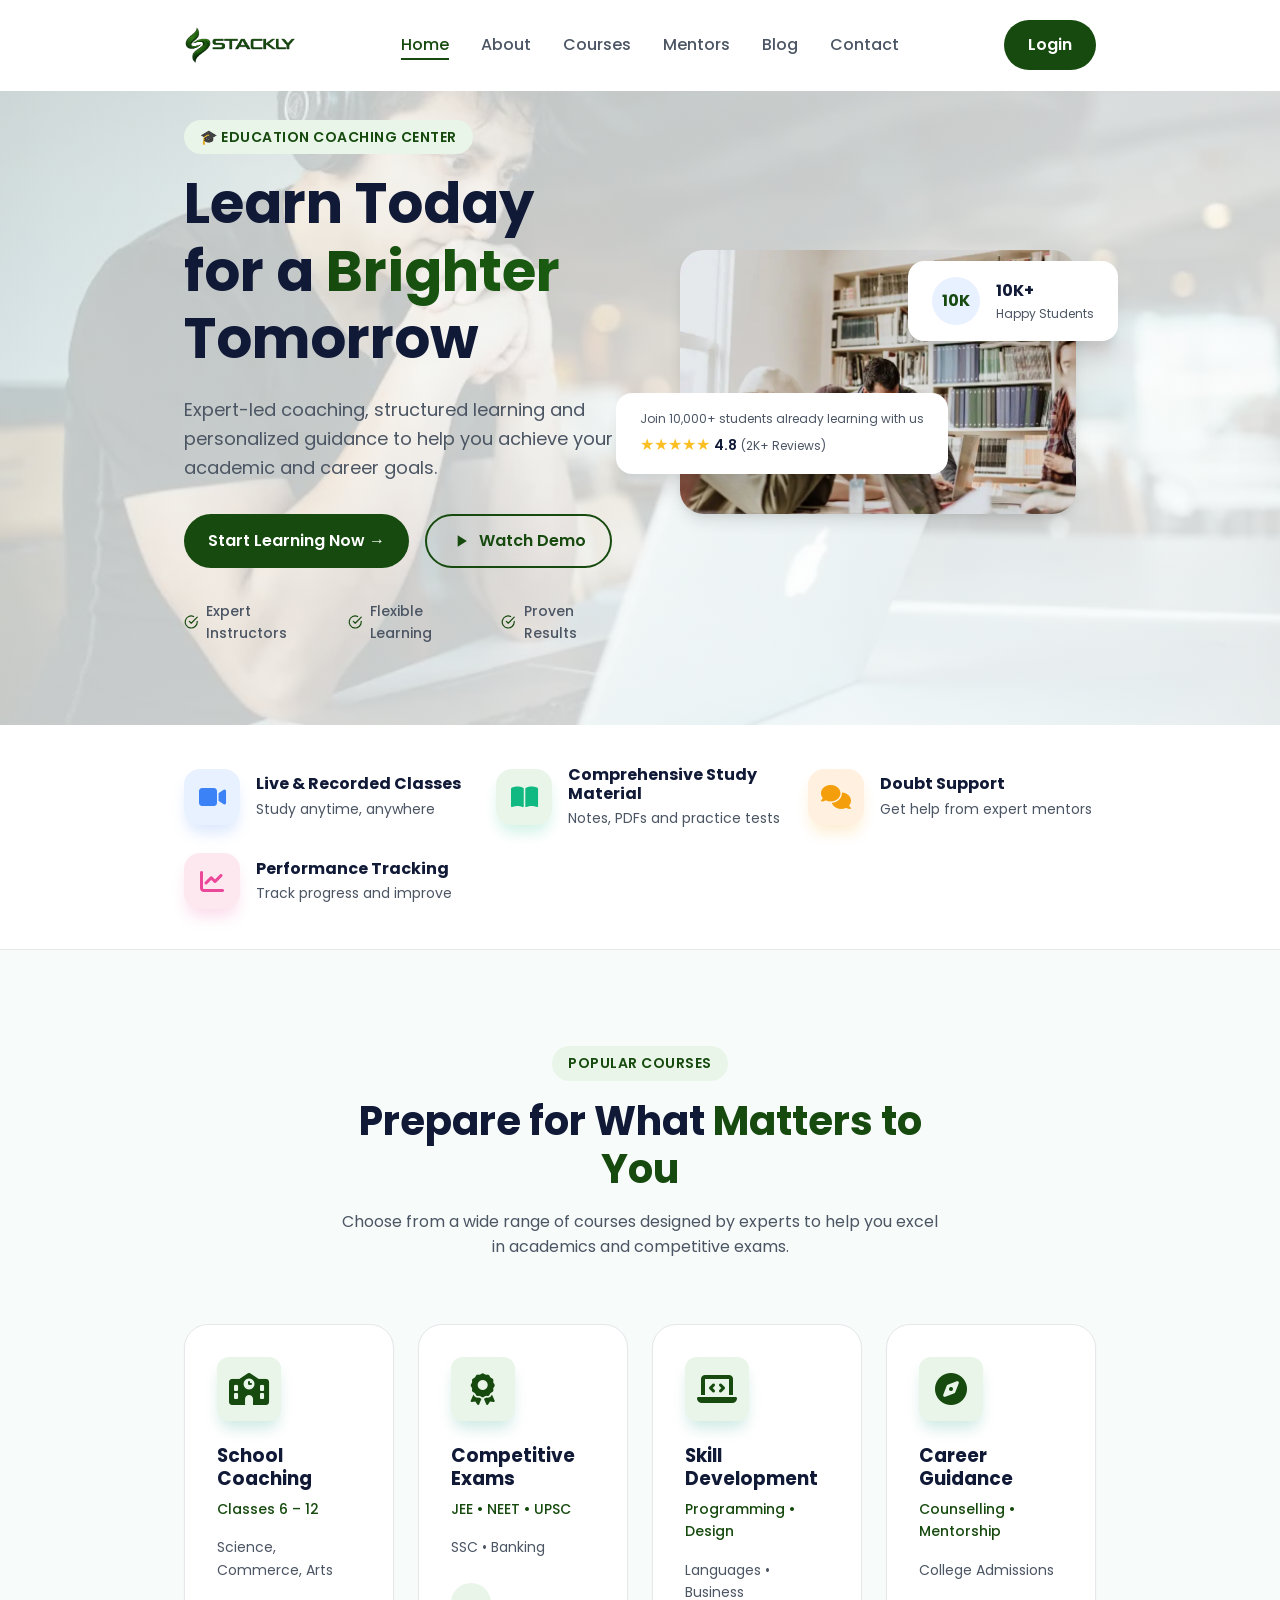
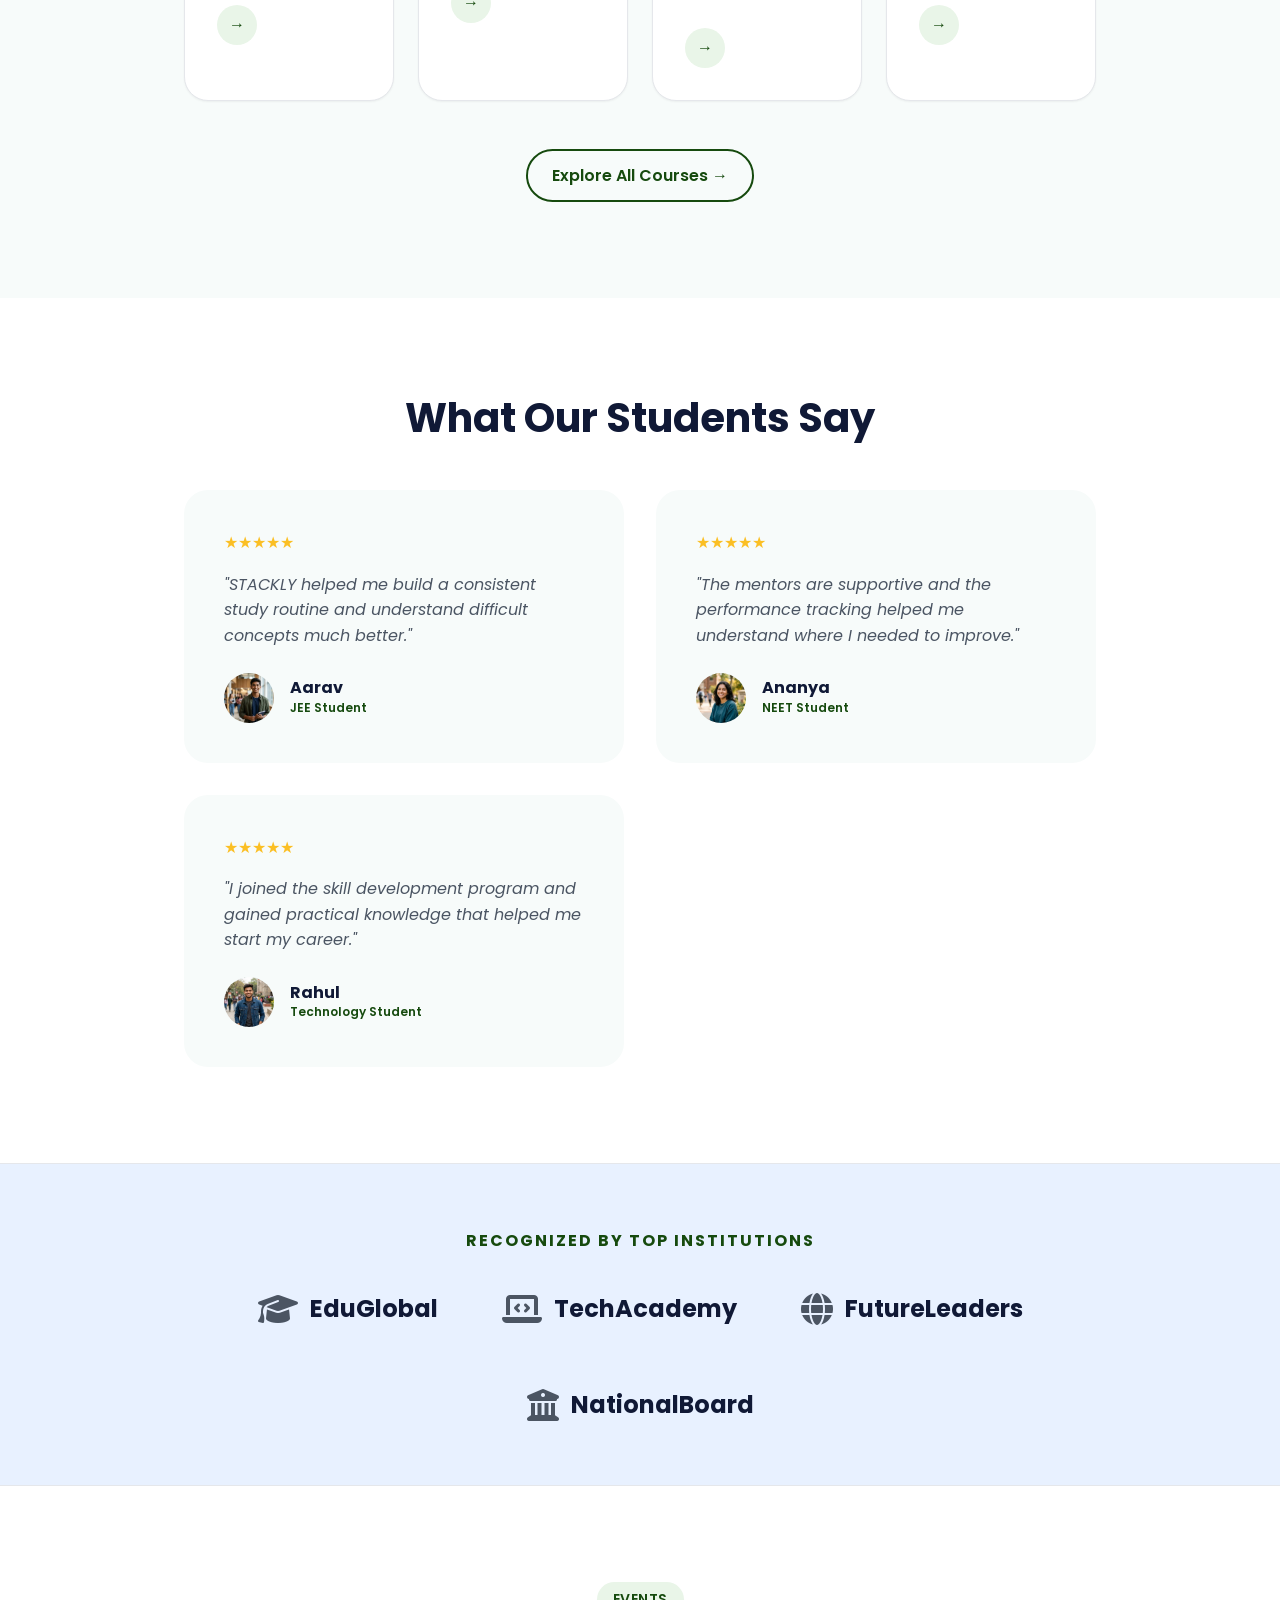
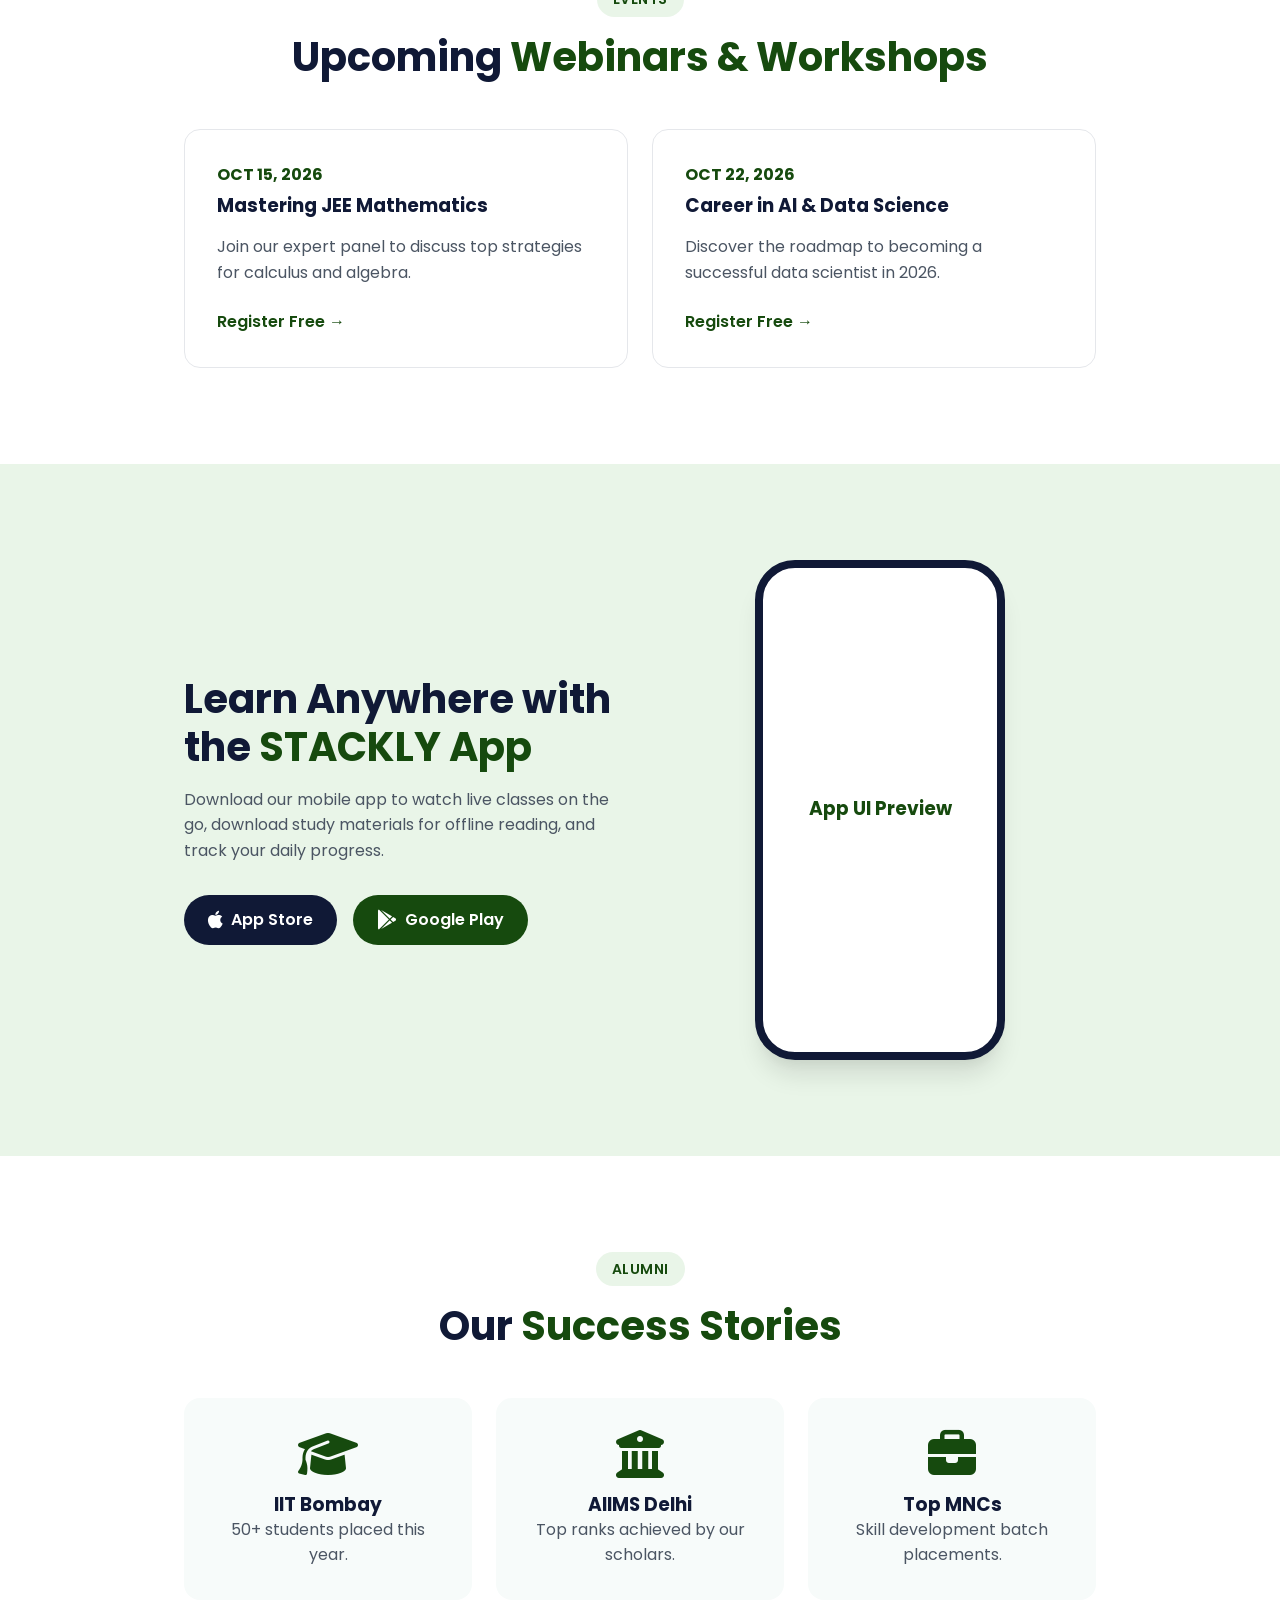
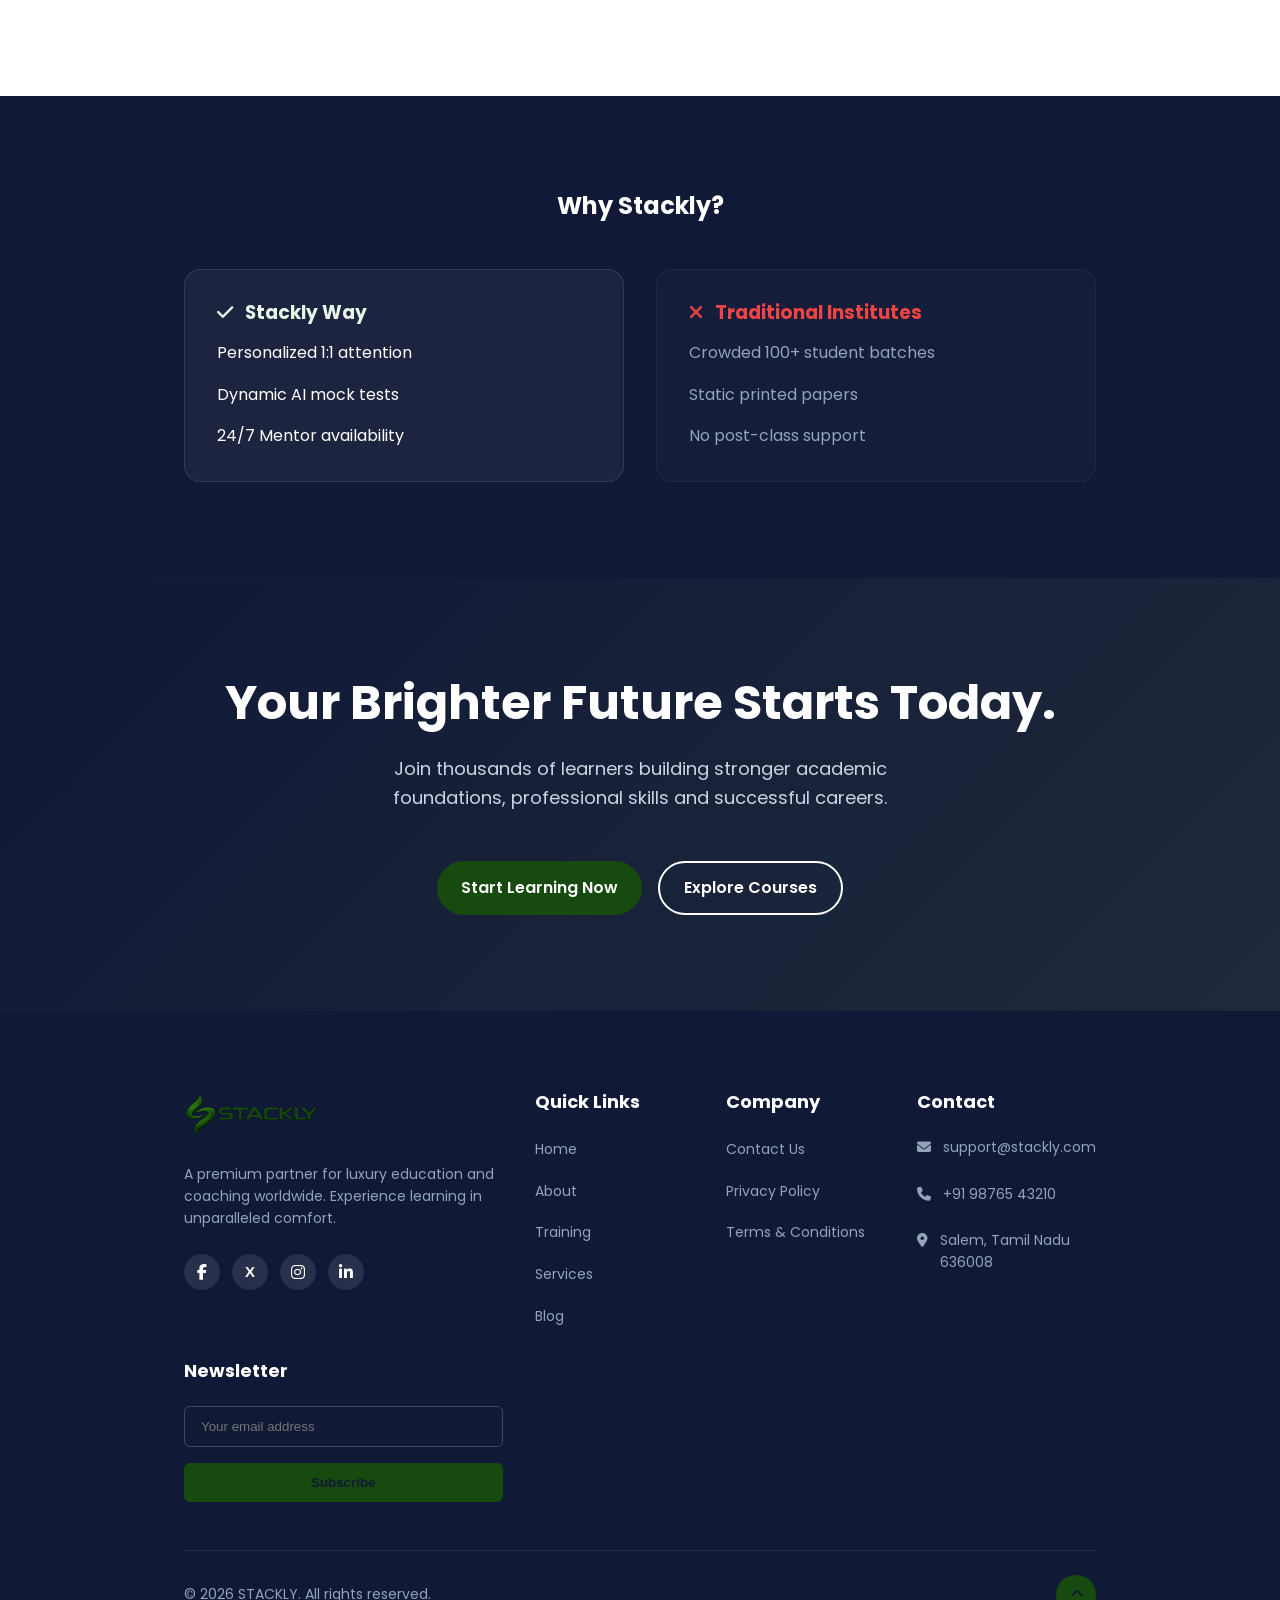
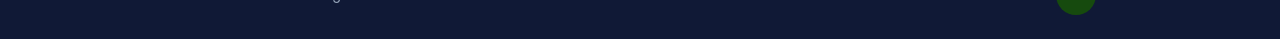
<file: index.html>
<!DOCTYPE html>
<html lang="en">
<head>
    <meta charset="UTF-8">
    <meta name="viewport" content="width=device-width, initial-scale=1.0">
    <title>Home | STACKLY</title>
    <link rel="stylesheet" href="css/style.css">
    <link rel="stylesheet" href="css/responsive.css">
    <link rel="stylesheet" href="css/animations.css">
    <link rel="stylesheet" href="https://cdnjs.cloudflare.com/ajax/libs/font-awesome/6.4.0/css/all.min.css">
</head>
<body>
    <div id="preloader">
        <div class="preloader-brand" style="margin-bottom: 16px;"><img src="assets/logo.webp" alt="STACKLY Logo" style="height: 80px; width: auto; object-fit: contain;"></div>
        <div class="preloader-text">Learn • Grow • Achieve</div>
    </div>
    <nav class="navbar">
        <div class="container navbar-container">
            <a href="index.html" class="nav-brand" style="display: flex; align-items: center;"><img src="assets/logo.webp" alt="STACKLY Logo" style="height: 40px; width: auto; object-fit: contain;"></a>
            <div class="nav-menu">
                <ul class="nav-links">
                    <li><a href="index.html" class="nav-link active">Home</a></li>
                    <li><a href="about.html" class="nav-link">About</a></li>
                    <li><a href="courses.html" class="nav-link">Courses</a></li>
                    <li><a href="mentors.html" class="nav-link">Mentors</a></li>
                    <li><a href="blog.html" class="nav-link">Blog</a></li>
                    <li><a href="contact.html" class="nav-link">Contact</a></li>
                </ul>
                <div class="nav-actions">
                    <a href="login.html" class="btn btn-primary">Login</a>
                </div>
            </div>
            <button class="hamburger">
                <span class="hamburger-line"></span>
                <span class="hamburger-line"></span>
                <span class="hamburger-line"></span>
            </button>
        </div>
    </nav>
<div class="menu-overlay" id="menuOverlay"></div>

    <!-- HERO SECTION -->
    <header class="hero" style="padding-top: 120px; padding-bottom: 80px; background: linear-gradient(135deg, rgba(247, 251, 250, 0.75) 0%, rgba(255, 255, 255, 0.85) 100%), url('assets/education-hero-2.webp') center/cover no-repeat; overflow: hidden;">
        <div class="container hero-grid" style="display: grid; grid-template-columns: 1fr 1fr; gap: 40px; align-items: center;">
            <div class="hero-content animate-on-scroll">
                <div class="badge">🎓 Education Coaching Center</div>
                <h1 style="font-size: 3.5rem; margin-bottom: 24px;">Learn Today<br>for a <span style="background: linear-gradient(90deg, var(--primary), var(--secondary)); -webkit-background-clip: text; background-clip: text; -webkit-text-fill-color: transparent;">Brighter</span><br>Tomorrow</h1>
                <p style="font-size: 1.125rem; margin-bottom: 32px; color: var(--text-gray);">Expert-led coaching, structured learning and personalized guidance to help you achieve your academic and career goals.</p>
                <div class="hero-cta" style="display: flex; gap: 16px; margin-bottom: 32px;">
                    <a href="courses.html" class="btn btn-primary">Start Learning Now &rarr;</a>
                    <a href="404.html" class="btn btn-outline"><svg style="width:20px; height:20px; margin-right:8px;" viewBox="0 0 24 24" fill="currentColor"><path d="M8 5v14l11-7z"/></svg> Watch Demo</a>
                </div>
                <div class="hero-stats" style="display: flex; gap: 24px; font-weight: 500; font-size: 0.875rem;">
                    <span style="display: flex; align-items: center; gap: 8px;"><svg style="width:16px; height:16px; color:var(--primary);" viewBox="0 0 24 24" fill="none" stroke="currentColor" stroke-width="2" stroke-linecap="round" stroke-linejoin="round"><path d="M22 11.08V12a10 10 0 1 1-5.93-9.14"></path><polyline points="22 4 12 14.01 9 11.01"></polyline></svg> Expert Instructors</span>
                    <span style="display: flex; align-items: center; gap: 8px;"><svg style="width:16px; height:16px; color:var(--primary);" viewBox="0 0 24 24" fill="none" stroke="currentColor" stroke-width="2" stroke-linecap="round" stroke-linejoin="round"><path d="M22 11.08V12a10 10 0 1 1-5.93-9.14"></path><polyline points="22 4 12 14.01 9 11.01"></polyline></svg> Flexible Learning</span>
                    <span style="display: flex; align-items: center; gap: 8px;"><svg style="width:16px; height:16px; color:var(--primary);" viewBox="0 0 24 24" fill="none" stroke="currentColor" stroke-width="2" stroke-linecap="round" stroke-linejoin="round"><path d="M22 11.08V12a10 10 0 1 1-5.93-9.14"></path><polyline points="22 4 12 14.01 9 11.01"></polyline></svg> Proven Results</span>
                </div>
            </div>
            <div class="hero-visual" style="position: relative; padding: 20px;">
                <img src="assets/education-hero.webp" alt="Student Learning" style="border-radius: var(--radius-xl); box-shadow: var(--shadow-lg); width: 100%;">
                
                <div class="floating-card float" style="position: absolute; top: 10%; right: -5%; background: var(--white); padding: 16px 24px; border-radius: var(--radius-lg); box-shadow: var(--shadow-float); display: flex; align-items: center; gap: 16px;">
                    <div style="width:48px; height:48px; background:var(--soft-blue); border-radius:50%; display:flex; align-items:center; justify-content:center; color:var(--primary); font-weight:bold;">10K</div>
                    <div>
                        <div style="font-weight:700; color:var(--dark);">10K+</div>
                        <div style="font-size:0.75rem;">Happy Students</div>
                    </div>
                </div>
                
                <div class="floating-card float-delayed" style="position: absolute; bottom: 20%; left: -10%; background: var(--white); padding: 16px 24px; border-radius: var(--radius-lg); box-shadow: var(--shadow-float);">
                    <div style="font-size: 0.75rem; color: var(--text-gray); margin-bottom: 4px;">Join 10,000+ students already learning with us</div>
                    <div style="color: #fbbf24;">★★★★★ <span style="color: var(--dark); font-weight: 600; font-size: 0.875rem;">4.8</span> <span style="font-size: 0.75rem; color: var(--text-gray);">(2K+ Reviews)</span></div>
                </div>
            </div>
        </div>
    </header>

    <!-- BENEFITS STRIP -->
    <section class="benefits py-8" style="background-color: var(--white); border-bottom: 1px solid var(--border-color); padding: 40px 0;">
        <div class="container" style="display: grid; grid-template-columns: repeat(auto-fit, minmax(250px, 1fr)); gap: 24px;">
            <div style="display: flex; gap: 16px; align-items: center;" class="animate-on-scroll card-3d">
                <div class="icon-float-3d" style="width: 56px; height: 56px; background: var(--soft-blue); border-radius: var(--radius-lg); flex-shrink: 0; display: flex; align-items: center; justify-content: center; box-shadow: 0 10px 15px -3px rgba(59, 130, 246, 0.2);"><i class="fa-solid fa-video" style="font-size: 24px; color: #3b82f6;"></i></div>
                <div>
                    <h4 style="font-size: 1rem; margin-bottom: 4px;">Live & Recorded Classes</h4>
                    <p style="font-size: 0.875rem; margin: 0;">Study anytime, anywhere</p>
                </div>
            </div>
            <div style="display: flex; gap: 16px; align-items: center;" class="animate-on-scroll delay-100 card-3d">
                <div class="icon-float-3d" style="animation-delay: 0.5s; width: 56px; height: 56px; background: var(--soft-green); border-radius: var(--radius-lg); flex-shrink: 0; display: flex; align-items: center; justify-content: center; box-shadow: 0 10px 15px -3px rgba(16, 185, 129, 0.2);"><i class="fa-solid fa-book-open" style="font-size: 24px; color: #10b981;"></i></div>
                <div>
                    <h4 style="font-size: 1rem; margin-bottom: 4px;">Comprehensive Study Material</h4>
                    <p style="font-size: 0.875rem; margin: 0;">Notes, PDFs and practice tests</p>
                </div>
            </div>
            <div style="display: flex; gap: 16px; align-items: center;" class="animate-on-scroll delay-200 card-3d">
                <div class="icon-float-3d" style="animation-delay: 1s; width: 56px; height: 56px; background: var(--soft-orange); border-radius: var(--radius-lg); flex-shrink: 0; display: flex; align-items: center; justify-content: center; box-shadow: 0 10px 15px -3px rgba(245, 158, 11, 0.2);"><i class="fa-solid fa-comments" style="font-size: 24px; color: #f59e0b;"></i></div>
                <div>
                    <h4 style="font-size: 1rem; margin-bottom: 4px;">Doubt Support</h4>
                    <p style="font-size: 0.875rem; margin: 0;">Get help from expert mentors</p>
                </div>
            </div>
            <div style="display: flex; gap: 16px; align-items: center;" class="animate-on-scroll delay-300 card-3d">
                <div class="icon-float-3d" style="animation-delay: 1.5s; width: 56px; height: 56px; background: var(--soft-pink); border-radius: var(--radius-lg); flex-shrink: 0; display: flex; align-items: center; justify-content: center; box-shadow: 0 10px 15px -3px rgba(236, 72, 153, 0.2);"><i class="fa-solid fa-chart-line" style="font-size: 24px; color: #ec4899;"></i></div>
                <div>
                    <h4 style="font-size: 1rem; margin-bottom: 4px;">Performance Tracking</h4>
                    <p style="font-size: 0.875rem; margin: 0;">Track progress and improve</p>
                </div>
            </div>
        </div>
    </section>

    <!-- POPULAR COURSES -->
    <section class="py-24" style="background-color: var(--light-bg);">
        <div class="container">
            <div style="text-align: center; max-width: 600px; margin: 0 auto 64px;" class="animate-on-scroll card-3d">
                <div class="badge">POPULAR COURSES</div>
                <h2 style="font-size: 2.5rem; margin-bottom: 16px;">Prepare for What <span style="color: var(--primary);">Matters to You</span></h2>
                <p>Choose from a wide range of courses designed by experts to help you excel in academics and competitive exams.</p>
            </div>
            
            <div class="courses-grid" style="display: grid; grid-template-columns: repeat(4, 1fr); gap: 24px;">
                <!-- Card 1 -->
                <div style="background: var(--white); padding: 32px; border-radius: var(--radius-xl); box-shadow: var(--shadow-sm); transition: var(--transition); border: 1px solid var(--border-color);" class="animate-on-scroll card-3d">
                    <div class="icon-float-3d" style="width: 64px; height: 64px; margin-bottom: 24px; background: var(--soft-green); border-radius: 12px; display: flex; align-items: center; justify-content: center; box-shadow: 0 10px 15px -3px rgba(0, 143, 114, 0.2);"><i class="fa-solid fa-school" style="font-size: 32px; color: var(--primary);"></i></div>
                    <h3 style="margin-bottom: 8px;">School Coaching</h3>
                    <p style="font-size: 0.875rem; color: var(--primary); font-weight: 500; margin-bottom: 16px;">Classes 6 – 12</p>
                    <p style="font-size: 0.875rem; margin-bottom: 24px;">Science, Commerce, Arts</p>
                    <a href="courses.html" style="display: inline-flex; align-items: center; justify-content: center; width: 40px; height: 40px; background: var(--soft-green); color: var(--primary); border-radius: 50%;">&rarr;</a>
                </div>
                <!-- Card 2 -->
                <div style="background: var(--white); padding: 32px; border-radius: var(--radius-xl); box-shadow: var(--shadow-sm); transition: var(--transition); border: 1px solid var(--border-color);" class="animate-on-scroll delay-100 card-3d">
                    <div class="icon-float-3d" style="animation-delay: 0.5s; width: 64px; height: 64px; margin-bottom: 24px; background: var(--soft-green); border-radius: 12px; display: flex; align-items: center; justify-content: center; box-shadow: 0 10px 15px -3px rgba(0, 143, 114, 0.2);"><i class="fa-solid fa-award" style="font-size: 32px; color: var(--primary);"></i></div>
                    <h3 style="margin-bottom: 8px;">Competitive Exams</h3>
                    <p style="font-size: 0.875rem; color: var(--primary); font-weight: 500; margin-bottom: 16px;">JEE • NEET • UPSC</p>
                    <p style="font-size: 0.875rem; margin-bottom: 24px;">SSC • Banking</p>
                    <a href="courses.html" style="display: inline-flex; align-items: center; justify-content: center; width: 40px; height: 40px; background: var(--soft-green); color: var(--primary); border-radius: 50%;">&rarr;</a>
                </div>
                <!-- Card 3 -->
                <div style="background: var(--white); padding: 32px; border-radius: var(--radius-xl); box-shadow: var(--shadow-sm); transition: var(--transition); border: 1px solid var(--border-color);" class="animate-on-scroll delay-200 card-3d">
                    <div class="icon-float-3d" style="animation-delay: 1s; width: 64px; height: 64px; margin-bottom: 24px; background: var(--soft-green); border-radius: 12px; display: flex; align-items: center; justify-content: center; box-shadow: 0 10px 15px -3px rgba(0, 143, 114, 0.2);"><i class="fa-solid fa-laptop-code" style="font-size: 32px; color: var(--primary);"></i></div>
                    <h3 style="margin-bottom: 8px;">Skill Development</h3>
                    <p style="font-size: 0.875rem; color: var(--primary); font-weight: 500; margin-bottom: 16px;">Programming • Design</p>
                    <p style="font-size: 0.875rem; margin-bottom: 24px;">Languages • Business</p>
                    <a href="courses.html" style="display: inline-flex; align-items: center; justify-content: center; width: 40px; height: 40px; background: var(--soft-green); color: var(--primary); border-radius: 50%;">&rarr;</a>
                </div>
                <!-- Card 4 -->
                <div style="background: var(--white); padding: 32px; border-radius: var(--radius-xl); box-shadow: var(--shadow-sm); transition: var(--transition); border: 1px solid var(--border-color);" class="animate-on-scroll delay-300 card-3d">
                    <div class="icon-float-3d" style="animation-delay: 1.5s; width: 64px; height: 64px; margin-bottom: 24px; background: var(--soft-green); border-radius: 12px; display: flex; align-items: center; justify-content: center; box-shadow: 0 10px 15px -3px rgba(0, 143, 114, 0.2);"><i class="fa-solid fa-compass" style="font-size: 32px; color: var(--primary);"></i></div>
                    <h3 style="margin-bottom: 8px;">Career Guidance</h3>
                    <p style="font-size: 0.875rem; color: var(--primary); font-weight: 500; margin-bottom: 16px;">Counselling • Mentorship</p>
                    <p style="font-size: 0.875rem; margin-bottom: 24px;">College Admissions</p>
                    <a href="mentors.html" style="display: inline-flex; align-items: center; justify-content: center; width: 40px; height: 40px; background: var(--soft-green); color: var(--primary); border-radius: 50%;">&rarr;</a>
                </div>
            </div>
            <div style="text-align: center; margin-top: 48px;">
                <a href="courses.html" class="btn btn-outline">Explore All Courses &rarr;</a>
            </div>
        </div>
    </section>
    
    <!-- SUCCESS STORIES / TESTIMONIALS -->
    <section class="py-24">
        <div class="container text-center animate-on-scroll">
            <h2 style="font-size: 2.5rem; margin-bottom: 48px;">What Our Students Say</h2>
            <div style="display: grid; grid-template-columns: repeat(auto-fit, minmax(300px, 1fr)); gap: 32px;">
                <div style="background: var(--light-bg); padding: 40px; border-radius: var(--radius-xl); text-align: left;">
                    <div style="color: #fbbf24; margin-bottom: 16px;">★★★★★</div>
                    <p style="font-style: italic; margin-bottom: 24px;">"STACKLY helped me build a consistent study routine and understand difficult concepts much better."</p>
                    <div style="display: flex; align-items: center; gap: 16px;">
                        <img src="assets/testimonial-1.webp" style="width:50px; height:50px; border-radius:50%;">
                        <div>
                            <h4 style="font-size: 1rem;">Aarav</h4>
                            <p style="font-size: 0.75rem; color: var(--primary); font-weight:600;">JEE Student</p>
                        </div>
                    </div>
                </div>
                <div style="background: var(--light-bg); padding: 40px; border-radius: var(--radius-xl); text-align: left;">
                    <div style="color: #fbbf24; margin-bottom: 16px;">★★★★★</div>
                    <p style="font-style: italic; margin-bottom: 24px;">"The mentors are supportive and the performance tracking helped me understand where I needed to improve."</p>
                    <div style="display: flex; align-items: center; gap: 16px;">
                        <img src="assets/testimonial-2.webp" style="width:50px; height:50px; border-radius:50%;">
                        <div>
                            <h4 style="font-size: 1rem;">Ananya</h4>
                            <p style="font-size: 0.75rem; color: var(--primary); font-weight:600;">NEET Student</p>
                        </div>
                    </div>
                </div>
                <div style="background: var(--light-bg); padding: 40px; border-radius: var(--radius-xl); text-align: left;">
                    <div style="color: #fbbf24; margin-bottom: 16px;">★★★★★</div>
                    <p style="font-style: italic; margin-bottom: 24px;">"I joined the skill development program and gained practical knowledge that helped me start my career."</p>
                    <div style="display: flex; align-items: center; gap: 16px;">
                        <img src="assets/testimonial-3.webp" style="width:50px; height:50px; border-radius:50%;">
                        <div>
                            <h4 style="font-size: 1rem;">Rahul</h4>
                            <p style="font-size: 0.75rem; color: var(--primary); font-weight:600;">Technology Student</p>
                        </div>
                    </div>
                </div>
            </div>
        </div>
    </section>

    
    <!-- PARTNERS STRIP -->
    <section style="background: var(--soft-blue); text-align: center; padding: 64px 0; border-top: 1px solid var(--border-color); border-bottom: 1px solid var(--border-color);">
        <div class="container animate-on-scroll">
            <p style="font-weight: 700; color: var(--primary); margin-bottom: 40px; text-transform: uppercase; letter-spacing: 2px;">Recognized By Top Institutions</p>
            <div style="display: flex; justify-content: center; gap: 64px; flex-wrap: wrap; align-items: center;">
                <div class="icon-float-3d" style="display: flex; align-items: center; gap: 12px; color: var(--text-gray); transition: all 0.3s ease; cursor: pointer;" onmouseover="this.style.color='var(--primary)'; this.style.transform='scale(1.1)';" onmouseout="this.style.color='var(--text-gray)'; this.style.transform='scale(1)';">
                    <i class="fa-solid fa-graduation-cap" style="font-size: 32px;"></i>
                    <h3 style="margin: 0; font-size: 1.5rem;">EduGlobal</h3>
                </div>
                <div class="icon-float-3d" style="animation-delay: 0.5s; display: flex; align-items: center; gap: 12px; color: var(--text-gray); transition: all 0.3s ease; cursor: pointer;" onmouseover="this.style.color='var(--primary)'; this.style.transform='scale(1.1)';" onmouseout="this.style.color='var(--text-gray)'; this.style.transform='scale(1)';">
                    <i class="fa-solid fa-laptop-code" style="font-size: 32px;"></i>
                    <h3 style="margin: 0; font-size: 1.5rem;">TechAcademy</h3>
                </div>
                <div class="icon-float-3d" style="animation-delay: 1s; display: flex; align-items: center; gap: 12px; color: var(--text-gray); transition: all 0.3s ease; cursor: pointer;" onmouseover="this.style.color='var(--primary)'; this.style.transform='scale(1.1)';" onmouseout="this.style.color='var(--text-gray)'; this.style.transform='scale(1)';">
                    <i class="fa-solid fa-globe" style="font-size: 32px;"></i>
                    <h3 style="margin: 0; font-size: 1.5rem;">FutureLeaders</h3>
                </div>
                <div class="icon-float-3d" style="animation-delay: 1.5s; display: flex; align-items: center; gap: 12px; color: var(--text-gray); transition: all 0.3s ease; cursor: pointer;" onmouseover="this.style.color='var(--primary)'; this.style.transform='scale(1.1)';" onmouseout="this.style.color='var(--text-gray)'; this.style.transform='scale(1)';">
                    <i class="fa-solid fa-building-columns" style="font-size: 32px;"></i>
                    <h3 style="margin: 0; font-size: 1.5rem;">NationalBoard</h3>
                </div>
            </div>
        </div>
    </section>

    <!-- UPCOMING EVENTS -->
    <section class="py-24">
        <div class="container">
            <div style="text-align: center; margin-bottom: 48px;" class="animate-on-scroll">
                <div class="badge">EVENTS</div>
                <h2 style="font-size: 2.5rem; margin-bottom: 16px;">Upcoming <span style="color: var(--primary);">Webinars & Workshops</span></h2>
            </div>
            <div style="display: grid; grid-template-columns: repeat(auto-fit, minmax(300px, 1fr)); gap: 24px;">
                <div class="card-3d animate-on-scroll" style="background: var(--white); padding: 32px; border-radius: var(--radius-lg); border: 1px solid var(--border-color);">
                    <div style="color: var(--primary); font-weight: 700; margin-bottom: 8px;">OCT 15, 2026</div>
                    <h3 style="margin-bottom: 16px;">Mastering JEE Mathematics</h3>
                    <p style="color: var(--text-gray); margin-bottom: 24px;">Join our expert panel to discuss top strategies for calculus and algebra.</p>
                    <a href="404.html" style="color: var(--primary); font-weight: 600;">Register Free &rarr;</a>
                </div>
                <div class="card-3d animate-on-scroll delay-100" style="background: var(--white); padding: 32px; border-radius: var(--radius-lg); border: 1px solid var(--border-color);">
                    <div style="color: var(--primary); font-weight: 700; margin-bottom: 8px;">OCT 22, 2026</div>
                    <h3 style="margin-bottom: 16px;">Career in AI & Data Science</h3>
                    <p style="color: var(--text-gray); margin-bottom: 24px;">Discover the roadmap to becoming a successful data scientist in 2026.</p>
                    <a href="404.html" style="color: var(--primary); font-weight: 600;">Register Free &rarr;</a>
                </div>
            </div>
        </div>
    </section>

    <!-- APP DOWNLOAD -->
    <section class="py-24" style="background: var(--soft-green);">
        <div class="container" style="display: grid; grid-template-columns: 1fr 1fr; gap: 48px; align-items: center;">
            <div class="animate-on-scroll">
                <h2 style="font-size: 2.5rem; margin-bottom: 16px;">Learn Anywhere with the <span style="color: var(--primary);">STACKLY App</span></h2>
                <p style="margin-bottom: 32px;">Download our mobile app to watch live classes on the go, download study materials for offline reading, and track your daily progress.</p>
                <div style="display: flex; gap: 16px;">
                    <a href="404.html" class="btn btn-primary" style="background: var(--dark);"><i class="fa-brands fa-apple" style="margin-right: 8px; font-size: 20px;"></i> App Store</a>
                    <a href="404.html" class="btn btn-primary" style="background: var(--primary);"><i class="fa-brands fa-google-play" style="margin-right: 8px; font-size: 20px;"></i> Google Play</a>
                </div>
            </div>
            <div class="animate-on-scroll delay-100" style="text-align: center;">
                <div style="width: 250px; height: 500px; background: var(--white); border-radius: 40px; border: 8px solid var(--dark); margin: 0 auto; box-shadow: var(--shadow-float); display: flex; align-items: center; justify-content: center;">
                    <h3 style="color: var(--primary);">App UI Preview</h3>
                </div>
            </div>
        </div>
    </section>

    
    <!-- ALUMNI NETWORK -->
    <section class="py-24" style="background: var(--white);">
        <div class="container">
            <div style="text-align: center; margin-bottom: 48px;" class="animate-on-scroll">
                <div class="badge">ALUMNI</div>
                <h2 style="font-size: 2.5rem; margin-bottom: 16px;">Our <span style="color: var(--primary);">Success Stories</span></h2>
            </div>
            <div style="display: grid; grid-template-columns: repeat(auto-fit, minmax(250px, 1fr)); gap: 24px;">
                <div class="card-3d animate-on-scroll" style="background: var(--light-bg); padding: 32px; border-radius: var(--radius-lg); text-align: center;">
                    <i class="fa-solid fa-graduation-cap icon-float-3d" style="font-size: 48px; color: var(--primary); margin-bottom: 16px;"></i>
                    <h3>IIT Bombay</h3>
                    <p>50+ students placed this year.</p>
                </div>
                <div class="card-3d animate-on-scroll delay-100" style="background: var(--light-bg); padding: 32px; border-radius: var(--radius-lg); text-align: center;">
                    <i class="fa-solid fa-building-columns icon-float-3d" style="font-size: 48px; color: var(--primary); margin-bottom: 16px; animation-delay: 0.5s;"></i>
                    <h3>AIIMS Delhi</h3>
                    <p>Top ranks achieved by our scholars.</p>
                </div>
                <div class="card-3d animate-on-scroll delay-200" style="background: var(--light-bg); padding: 32px; border-radius: var(--radius-lg); text-align: center;">
                    <i class="fa-solid fa-briefcase icon-float-3d" style="font-size: 48px; color: var(--primary); margin-bottom: 16px; animation-delay: 1s;"></i>
                    <h3>Top MNCs</h3>
                    <p>Skill development batch placements.</p>
                </div>
            </div>
        </div>
    </section>

    <!-- WHY CHOOSE US -->
    <section class="py-24" style="background: var(--dark); color: var(--white);">
        <div class="container animate-on-scroll">
            <h2 style="text-align: center; margin-bottom: 48px; color: var(--white);">Why Stackly?</h2>
            <div style="display: grid; grid-template-columns: repeat(auto-fit, minmax(300px, 1fr)); gap: 32px;">
                <div class="card-3d" style="background: rgba(255,255,255,0.05); padding: 32px; border-radius: var(--radius-lg); border: 1px solid rgba(255,255,255,0.1);">
                    <h3 style="color: var(--soft-green); margin-bottom: 16px;"><i class="fa-solid fa-check icon-float-3d" style="margin-right: 8px;"></i> Stackly Way</h3>
                    <ul style="list-style: none; padding: 0; display: flex; flex-direction: column; gap: 16px;">
                        <li>Personalized 1:1 attention</li>
                        <li>Dynamic AI mock tests</li>
                        <li>24/7 Mentor availability</li>
                    </ul>
                </div>
                <div class="card-3d" style="background: rgba(255,255,255,0.02); padding: 32px; border-radius: var(--radius-lg); border: 1px solid rgba(255,255,255,0.05);">
                    <h3 style="color: #ef4444; margin-bottom: 16px;"><i class="fa-solid fa-xmark icon-float-3d" style="margin-right: 8px;"></i> Traditional Institutes</h3>
                    <ul style="list-style: none; padding: 0; display: flex; flex-direction: column; gap: 16px; color: #94a3b8;">
                        <li>Crowded 100+ student batches</li>
                        <li>Static printed papers</li>
                        <li>No post-class support</li>
                    </ul>
                </div>
            </div>
        </div>
    </section>

    <!-- FINAL CTA -->
    <section class="py-24" style="background: linear-gradient(135deg, var(--dark) 0%, #1e293b 100%); color: var(--white); text-align: center;">
        <div class="container animate-on-scroll">
            <h2 style="font-size: 3rem; color: var(--white); margin-bottom: 24px;">Your Brighter Future Starts Today.</h2>
            <p style="font-size: 1.125rem; color: #cbd5e1; max-width: 600px; margin: 0 auto 48px;">Join thousands of learners building stronger academic foundations, professional skills and successful careers.</p>
            <div style="display: flex; gap: 16px; justify-content: center;">
                <a href="signup.html" class="btn btn-primary" style="background: var(--primary); color: var(--white); border: none;">Start Learning Now</a>
                <a href="courses.html" class="btn btn-outline" style="color: var(--white); border-color: var(--white);">Explore Courses</a>
            </div>
        </div>
    </section>

    
    <style>
        .new-footer-grid {
            display: grid;
            grid-template-columns: 2fr 1fr 1fr 1.5fr 2fr;
            gap: 32px;
            margin-bottom: 48px;
        }
        .new-footer-grid a:hover {
            color: var(--primary) !important;
        }
        @media (max-width: 1024px) {
            .new-footer-grid {
                grid-template-columns: 1fr 1fr;
            }
        }
        @media (max-width: 768px) {
            .new-footer-grid {
                grid-template-columns: 1fr;
            }
        }
    </style>
    <footer class="footer" style="background-color: var(--dark); color: var(--white); padding: 80px 0 24px; border-top: none;">
        <div class="container">
            <div class="new-footer-grid">
                <!-- Col 1 -->
                <div>
                    <a href="index.html" style="font-size: 1.5rem; font-weight: 800; color: var(--white); text-decoration: none; display: flex; align-items: center; gap: 8px; margin-bottom: 24px;">
                        <img src="assets/logo.webp" alt="STACKLY Logo" style="height: 48px; width: auto; object-fit: contain;">
                    </a>
                    <p style="color: #94a3b8; font-size: 0.875rem; line-height: 1.6; margin-bottom: 24px;">A premium partner for luxury education and coaching worldwide. Experience learning in unparalleled comfort.</p>
                    <div style="display: flex; gap: 12px;">
                        <a href="404.html" style="width: 36px; height: 36px; border-radius: 50%; background: rgba(255,255,255,0.1); display: flex; align-items: center; justify-content: center; color: var(--white); text-decoration: none; transition: var(--transition);"><i class="fa-brands fa-facebook-f"></i></a>
                        <a href="404.html" style="width: 36px; height: 36px; border-radius: 50%; background: rgba(255,255,255,0.1); display: flex; align-items: center; justify-content: center; color: var(--white); text-decoration: none; transition: var(--transition);"><span style="font-weight: 700; font-family: sans-serif; font-size: 15px;">X</span></a>
                        <a href="404.html" style="width: 36px; height: 36px; border-radius: 50%; background: rgba(255,255,255,0.1); display: flex; align-items: center; justify-content: center; color: var(--white); text-decoration: none; transition: var(--transition);"><i class="fa-brands fa-instagram"></i></a>
                        <a href="404.html" style="width: 36px; height: 36px; border-radius: 50%; background: rgba(255,255,255,0.1); display: flex; align-items: center; justify-content: center; color: var(--white); text-decoration: none; transition: var(--transition);"><i class="fa-brands fa-linkedin-in"></i></a>
                    </div>
                </div>
                <!-- Col 2 -->
                <div>
                    <h4 style="font-size: 1.125rem; margin-bottom: 24px; color: var(--white);">Quick Links</h4>
                    <ul style="list-style: none; padding: 0; display: flex; flex-direction: column; gap: 16px;">
                        <li><a href="index.html" style="color: #94a3b8; text-decoration: none; font-size: 0.875rem; transition: var(--transition);">Home</a></li>
                        <li><a href="about.html" style="color: #94a3b8; text-decoration: none; font-size: 0.875rem; transition: var(--transition);">About</a></li>
                        <li><a href="courses.html" style="color: #94a3b8; text-decoration: none; font-size: 0.875rem; transition: var(--transition);">Training</a></li>
                        <li><a href="mentors.html" style="color: #94a3b8; text-decoration: none; font-size: 0.875rem; transition: var(--transition);">Services</a></li>
                        <li><a href="blog.html" style="color: #94a3b8; text-decoration: none; font-size: 0.875rem; transition: var(--transition);">Blog</a></li>
                    </ul>
                </div>
                <!-- Col 3 -->
                <div>
                    <h4 style="font-size: 1.125rem; margin-bottom: 24px; color: var(--white);">Company</h4>
                    <ul style="list-style: none; padding: 0; display: flex; flex-direction: column; gap: 16px;">
                        <li><a href="contact.html" style="color: #94a3b8; text-decoration: none; font-size: 0.875rem; transition: var(--transition);">Contact Us</a></li>
                        <li><a href="404.html" style="color: #94a3b8; text-decoration: none; font-size: 0.875rem; transition: var(--transition);">Privacy Policy</a></li>
                        <li><a href="404.html" style="color: #94a3b8; text-decoration: none; font-size: 0.875rem; transition: var(--transition);">Terms & Conditions</a></li>
                    </ul>
                </div>
                <!-- Col 4 -->
                <div>
                    <h4 style="font-size: 1.125rem; margin-bottom: 24px; color: var(--white);">Contact</h4>
                    <ul style="list-style: none; padding: 0; display: flex; flex-direction: column; gap: 24px;">
                        <li style="display: flex; gap: 12px; color: #94a3b8; font-size: 0.875rem; align-items: flex-start;">
                            <i class="fa-solid fa-envelope" style="margin-top: 4px;"></i> support@stackly.com
                        </li>
                        <li style="display: flex; gap: 12px; color: #94a3b8; font-size: 0.875rem; align-items: flex-start;">
                            <i class="fa-solid fa-phone" style="margin-top: 4px;"></i> +91 98765 43210
                        </li>
                        <li style="display: flex; gap: 12px; color: #94a3b8; font-size: 0.875rem; align-items: flex-start;">
                            <i class="fa-solid fa-location-dot" style="margin-top: 4px;"></i> Salem, Tamil Nadu 636008
                        </li>
                    </ul>
                </div>
                <!-- Col 5 -->
                <div>
                    <h4 style="font-size: 1.125rem; margin-bottom: 24px; color: var(--white);">Newsletter</h4>
                    <form action="#" style="display: flex; flex-direction: column; gap: 16px;">
                        <input type="email" placeholder="Your email address" style="background: transparent; border: 1px solid rgba(255,255,255,0.2); padding: 12px 16px; border-radius: 6px; color: var(--white); width: 100%; outline: none;" onfocus="this.style.borderColor='var(--primary)'" onblur="this.style.borderColor='rgba(255,255,255,0.2)'">
                        <button type="button" onclick="window.location.href='404.html'" style="background: var(--primary); color: var(--dark); border: none; padding: 12px 16px; border-radius: 6px; font-weight: 700; cursor: pointer; transition: all 0.3s ease;" onmouseover="this.style.transform='translateY(-2px)'; this.style.boxShadow='0 4px 12px rgba(0,143,114,0.3)'" onmouseout="this.style.transform='translateY(0)'; this.style.boxShadow='none'">Subscribe</button>
                    </form>
                </div>
            </div>
            
            <div style="border-top: 1px solid rgba(255,255,255,0.1); padding-top: 24px; display: flex; justify-content: space-between; align-items: center; flex-wrap: wrap; gap: 16px;">
                <p style="color: #94a3b8; font-size: 0.875rem; margin: 0;">&copy; 2026 STACKLY. All rights reserved.</p>
                <button onclick="window.scrollTo({top: 0, behavior: 'smooth'})" style="width: 40px; height: 40px; border-radius: 50%; background: var(--primary); color: var(--dark); border: none; display: flex; align-items: center; justify-content: center; cursor: pointer; transition: transform 0.3s ease;" onmouseover="this.style.transform='translateY(-5px)'" onmouseout="this.style.transform='translateY(0)'">
                    <i class="fa-solid fa-chevron-up"></i>
                </button>
            </div>
        </div>
    </footer>
    <script src="js/main.js"></script>
    <script src="js/navigation.js"></script>
    <script src="js/animations.js"></script>
    <script src="js/notifications.js"></script>
</body>
</html>
</file>
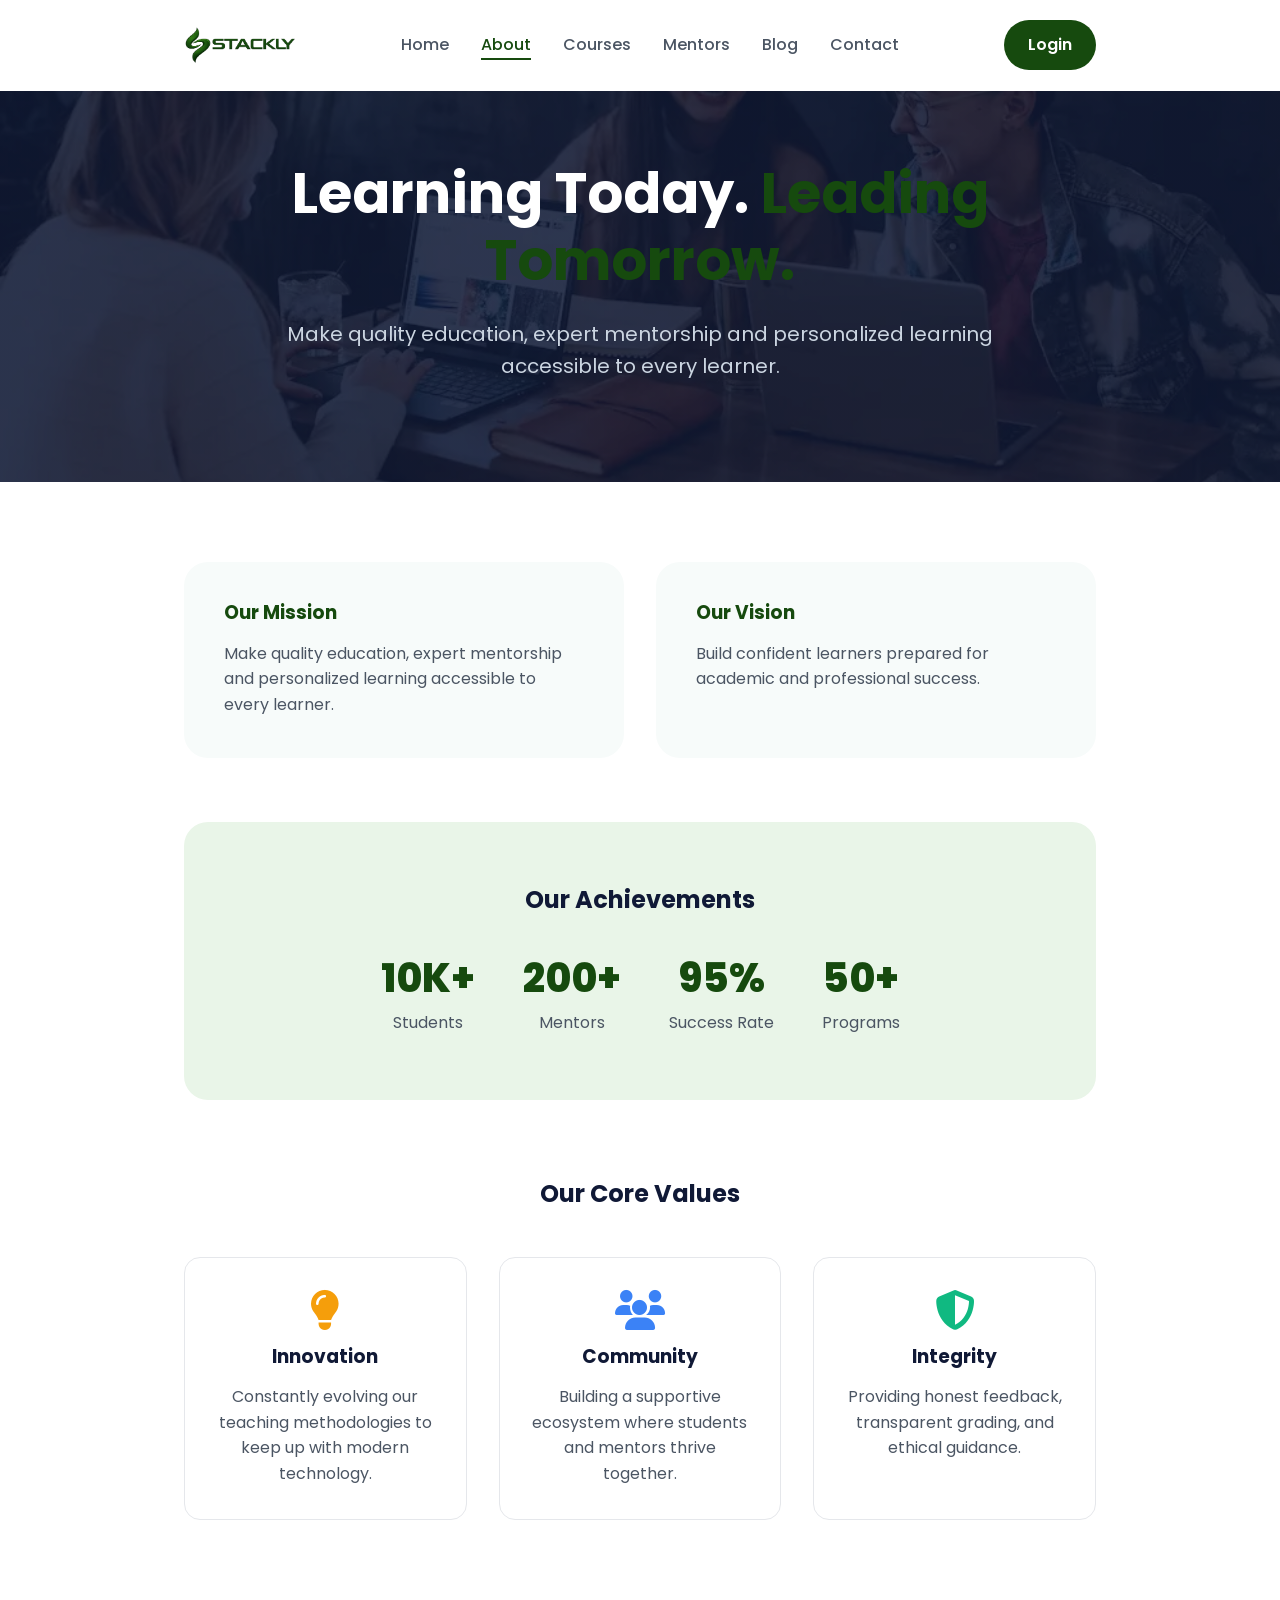
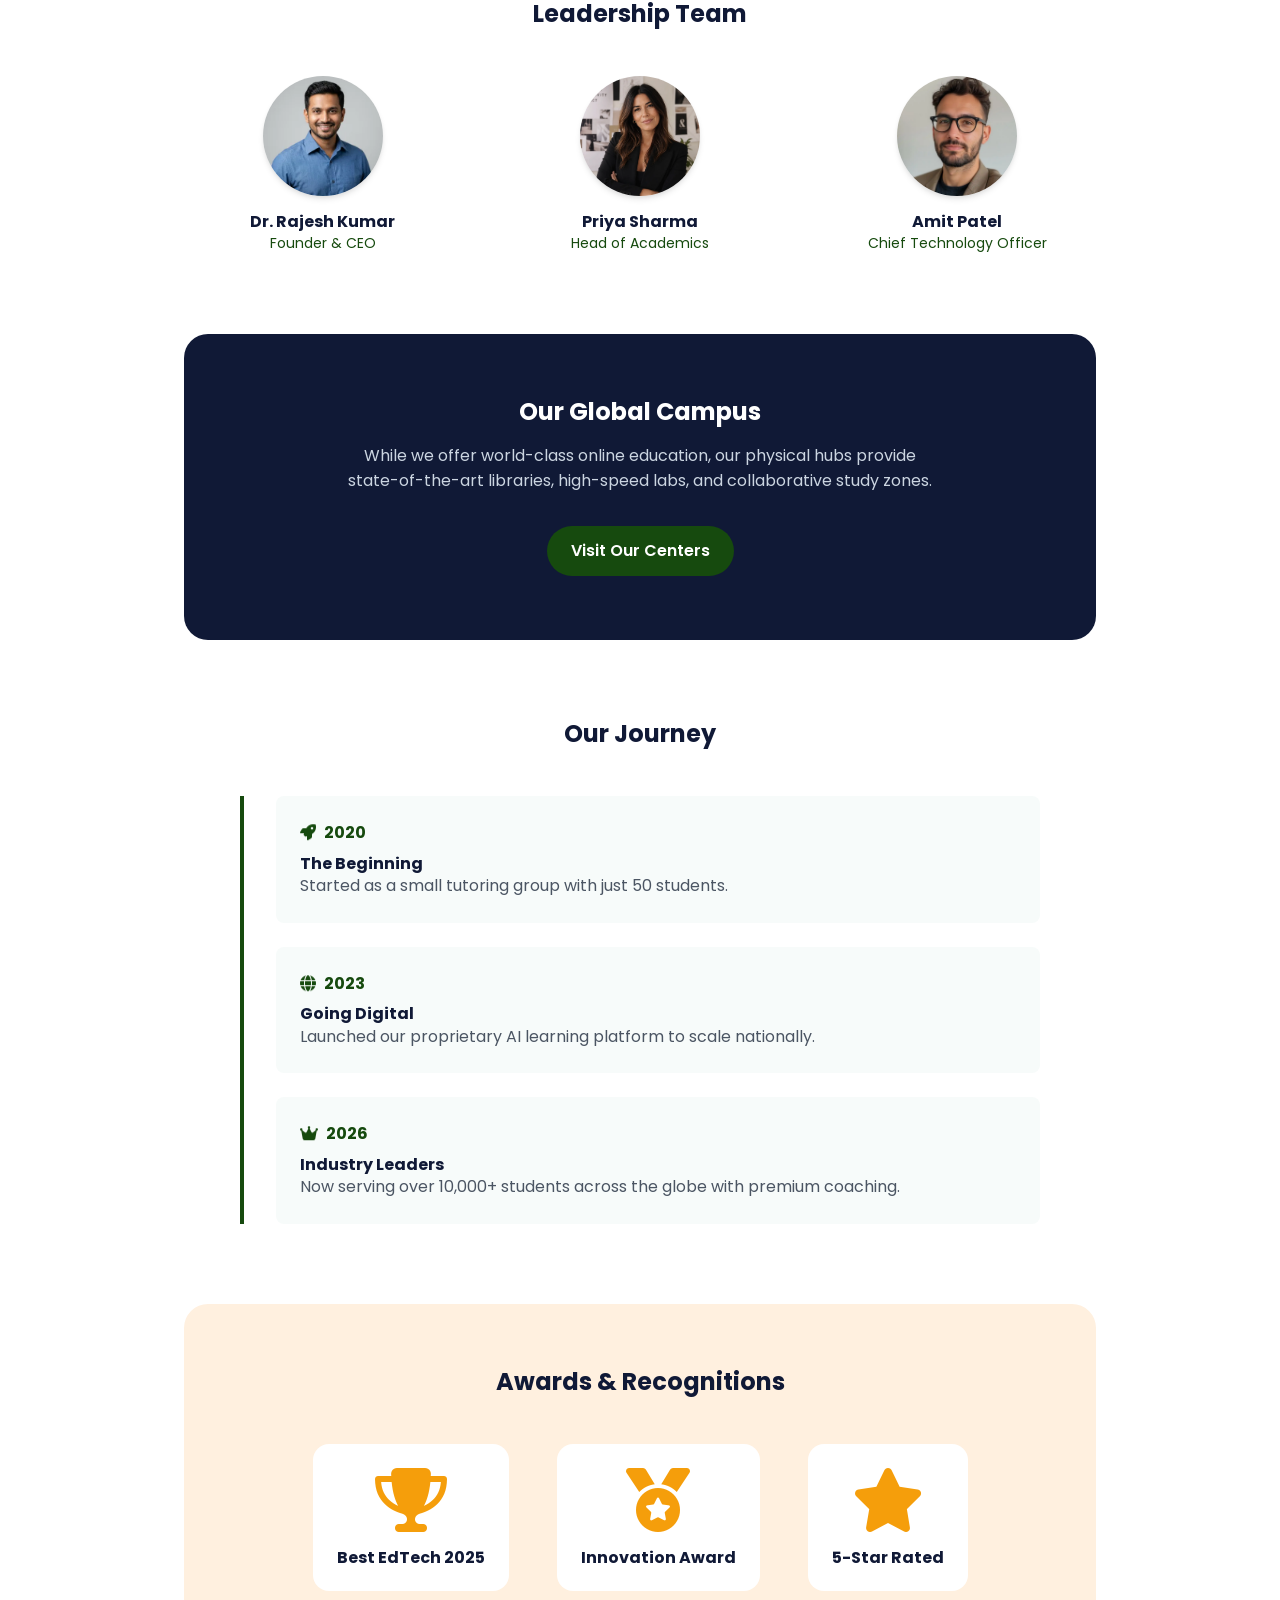
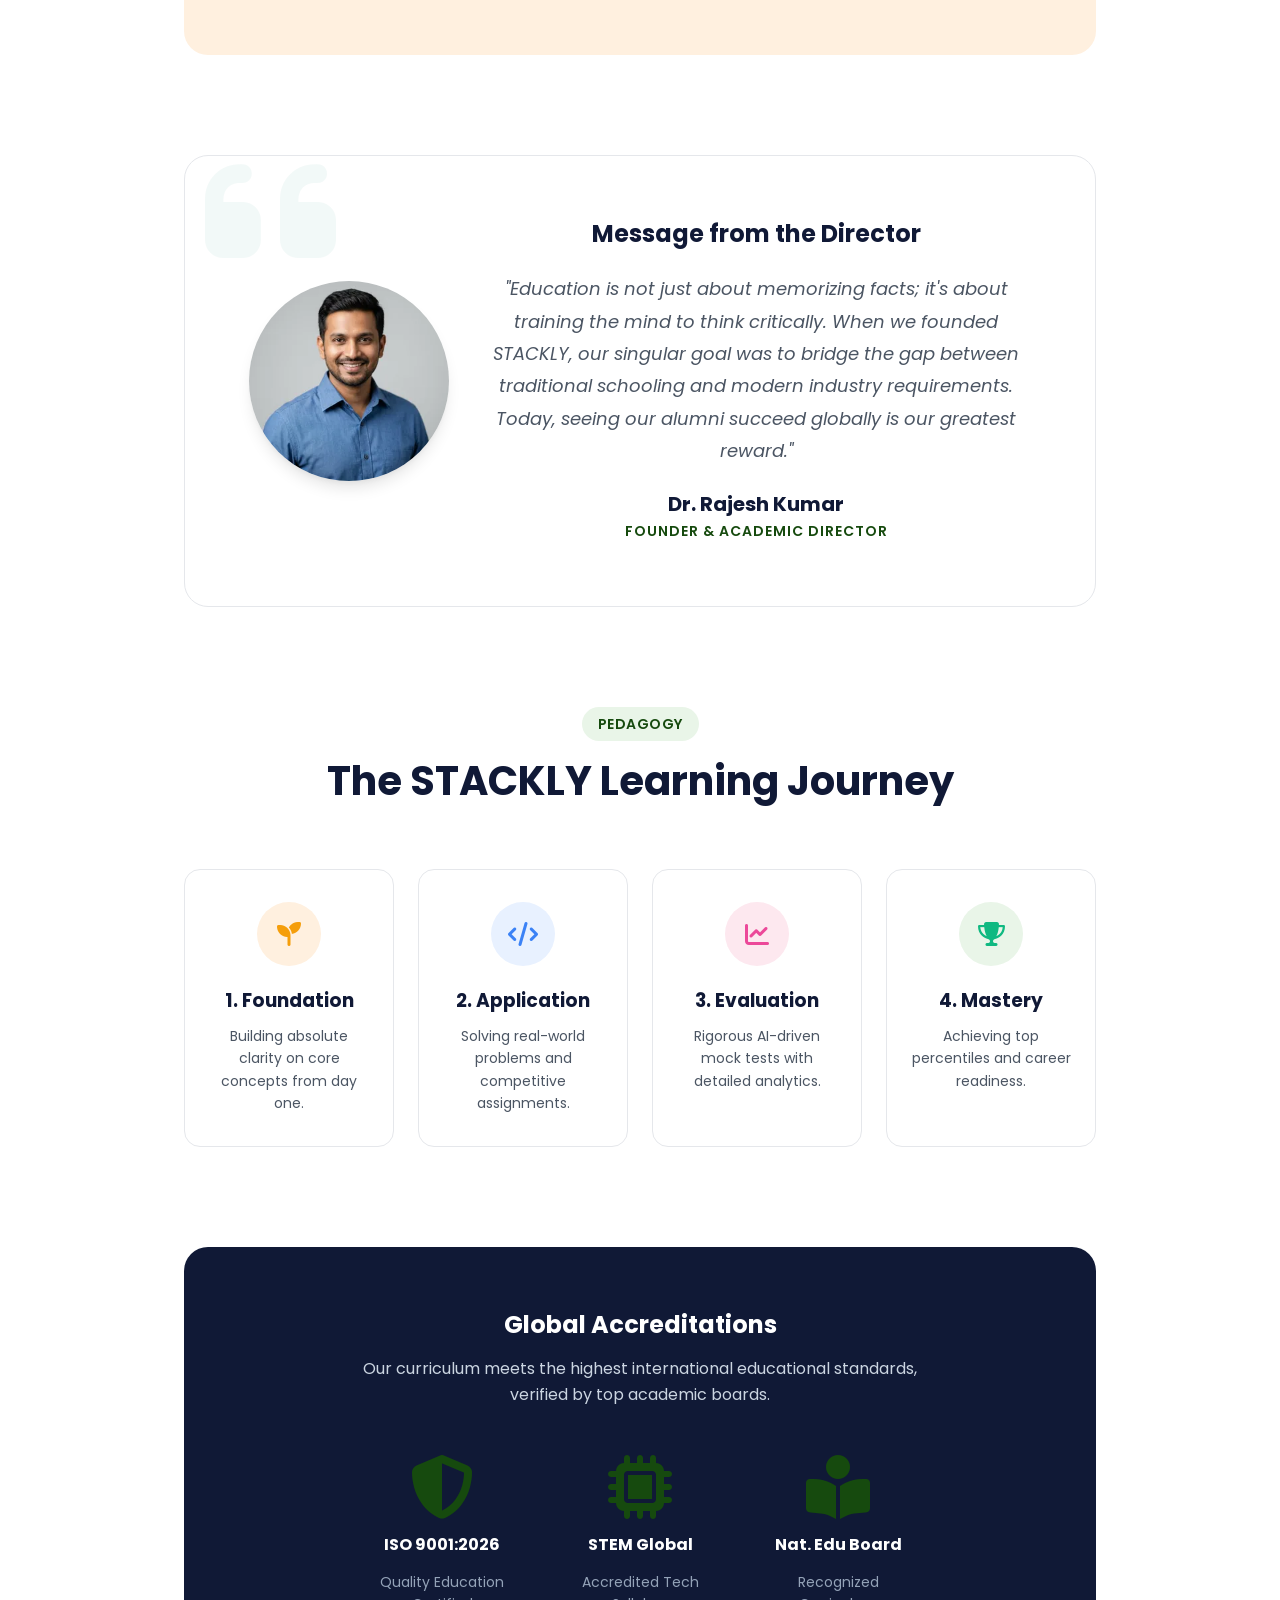
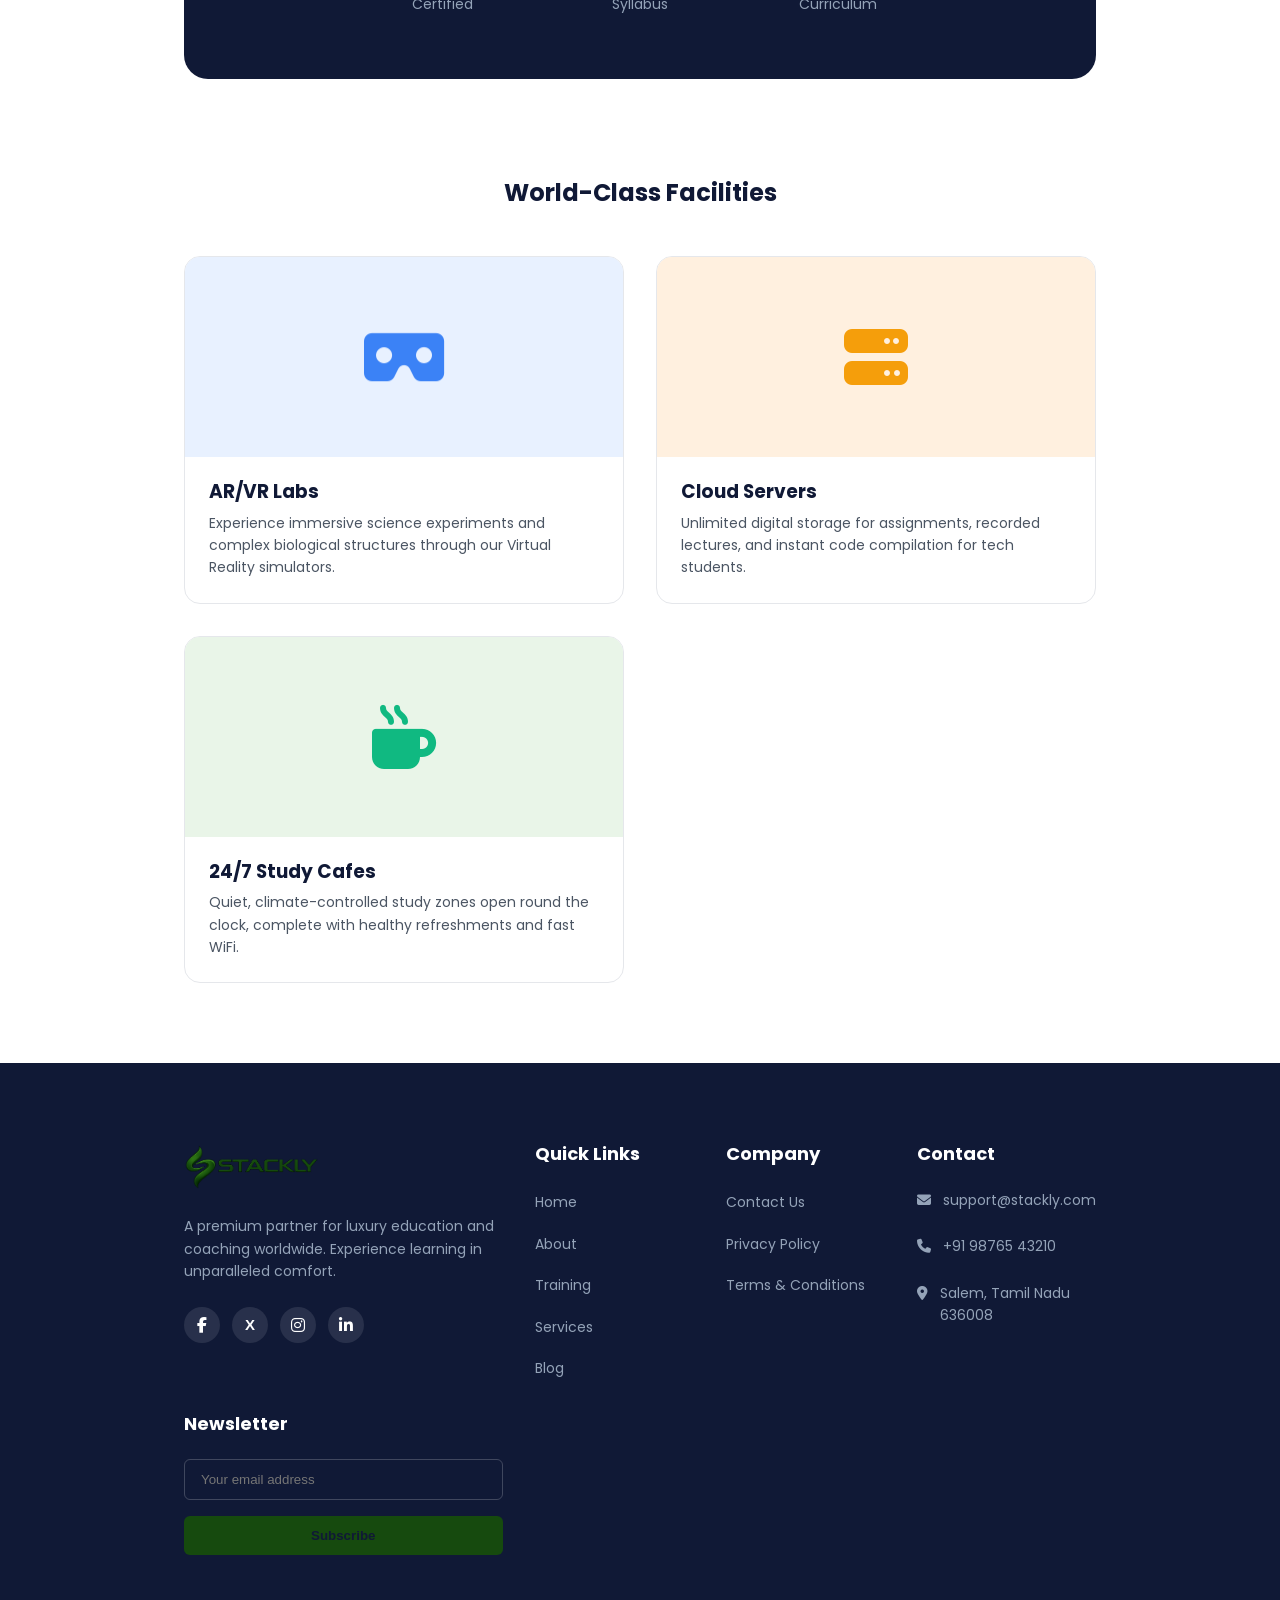
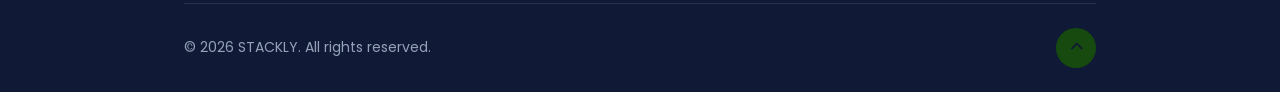
<file: about.html>
<!DOCTYPE html>
<html lang="en">
<head>
    <meta charset="UTF-8">
    <meta name="viewport" content="width=device-width, initial-scale=1.0">
    <title>About Us | STACKLY</title>
    <link rel="stylesheet" href="css/style.css">
    <link rel="stylesheet" href="css/responsive.css">
    <link rel="stylesheet" href="css/animations.css">

    <link rel="stylesheet" href="https://cdnjs.cloudflare.com/ajax/libs/font-awesome/6.4.0/css/all.min.css">
</head>
<body>
    <div id="preloader">
        <div class="preloader-brand" style="margin-bottom: 16px;"><img src="assets/logo.webp" alt="STACKLY Logo" style="height: 80px; width: auto; object-fit: contain;"></div>
        <div class="preloader-text">Learn • Grow • Achieve</div>
    </div>

    <nav class="navbar">
        <div class="container navbar-container">
            <a href="index.html" class="nav-brand" style="display: flex; align-items: center;"><img src="assets/logo.webp" alt="STACKLY Logo" style="height: 40px; width: auto; object-fit: contain;"></a>
            <div class="nav-menu">
                <ul class="nav-links">
                    <li><a href="index.html" class="nav-link">Home</a></li>
                    <li><a href="about.html" class="nav-link active">About</a></li>
                    <li><a href="courses.html" class="nav-link">Courses</a></li>


                    <li><a href="mentors.html" class="nav-link">Mentors</a></li>
                    <li><a href="blog.html" class="nav-link">Blog</a></li>
                    <li><a href="contact.html" class="nav-link">Contact</a></li>
                </ul>
                <div class="nav-actions">
                    <a href="login.html" class="btn btn-primary">Login</a>
                </div>
            </div>
            <button class="hamburger">
                <span class="hamburger-line"></span>
                <span class="hamburger-line"></span>
                <span class="hamburger-line"></span>
            </button>
        </div>
    </nav>
<div class="menu-overlay" id="menuOverlay"></div>

    
    <!-- HERO SECTION -->
    <header style="background: linear-gradient(rgba(16, 25, 54, 0.85), rgba(16, 25, 54, 0.85)), url('assets/about-hero.webp') center/cover; padding: 160px 0 100px; text-align: center; color: var(--white);">
        <div class="container animate-on-scroll">
            <h1 style="font-size: 3.5rem; color: var(--white); margin-bottom: 24px;">Learning Today. <span style='color: var(--primary);'>Leading Tomorrow.</span></h1>
            <p style="font-size: 1.25rem; max-width: 800px; margin: 0 auto; color: #cbd5e1;">Make quality education, expert mentorship and personalized learning accessible to every learner.</p>
        </div>
    </header>

    <main style="padding-top: 80px; padding-bottom: 80px; min-height: 70vh;">
        <div class="container animate-on-scroll">
    
    <div style="display: grid; grid-template-columns: repeat(auto-fit, minmax(300px, 1fr)); gap: 32px; margin-bottom: 64px;">
        <div style="background: var(--light-bg); padding: 40px; border-radius: var(--radius-xl);">
            <h3 style="margin-bottom: 16px; color: var(--primary);">Our Mission</h3>
            <p>Make quality education, expert mentorship and personalized learning accessible to every learner.</p>
        </div>
        <div style="background: var(--light-bg); padding: 40px; border-radius: var(--radius-xl);">
            <h3 style="margin-bottom: 16px; color: var(--primary);">Our Vision</h3>
            <p>Build confident learners prepared for academic and professional success.</p>
        </div>
    </div>
    
    <div style="text-align: center; padding: 64px 0; background: var(--soft-green); border-radius: var(--radius-xl);">
        <h2 style="margin-bottom: 32px;">Our Achievements</h2>
        <div style="display: flex; justify-content: center; gap: 48px; flex-wrap: wrap;">
            <div><div style="font-size: 2.5rem; font-weight: 800; color: var(--primary);">10K+</div><div>Students</div></div>
            <div><div style="font-size: 2.5rem; font-weight: 800; color: var(--primary);">200+</div><div>Mentors</div></div>
            <div><div style="font-size: 2.5rem; font-weight: 800; color: var(--primary);">95%</div><div>Success Rate</div></div>
            <div><div style="font-size: 2.5rem; font-weight: 800; color: var(--primary);">50+</div><div>Programs</div></div>
        </div>
    </div>

        
    <div style="margin-top: 80px;" class="animate-on-scroll">
        <h2 style="text-align: center; margin-bottom: 48px;">Our Core Values</h2>
        <div style="display: grid; grid-template-columns: repeat(auto-fit, minmax(250px, 1fr)); gap: 32px;">
            <div class="card-3d" style="background: var(--white); padding: 32px; border-radius: var(--radius-lg); border: 1px solid var(--border-color); text-align: center;">
                <i class="fa-solid fa-lightbulb" style="font-size: 40px; color: #f59e0b; margin-bottom: 16px;"></i>
                <h3 style="margin-bottom: 16px;">Innovation</h3>
                <p>Constantly evolving our teaching methodologies to keep up with modern technology.</p>
            </div>
            <div class="card-3d" style="background: var(--white); padding: 32px; border-radius: var(--radius-lg); border: 1px solid var(--border-color); text-align: center;">
                <i class="fa-solid fa-users" style="font-size: 40px; color: #3b82f6; margin-bottom: 16px;"></i>
                <h3 style="margin-bottom: 16px;">Community</h3>
                <p>Building a supportive ecosystem where students and mentors thrive together.</p>
            </div>
            <div class="card-3d" style="background: var(--white); padding: 32px; border-radius: var(--radius-lg); border: 1px solid var(--border-color); text-align: center;">
                <i class="fa-solid fa-shield-halved" style="font-size: 40px; color: #10b981; margin-bottom: 16px;"></i>
                <h3 style="margin-bottom: 16px;">Integrity</h3>
                <p>Providing honest feedback, transparent grading, and ethical guidance.</p>
            </div>
        </div>
    </div>

    <div style="margin-top: 80px;" class="animate-on-scroll">
        <h2 style="text-align: center; margin-bottom: 48px;">Leadership Team</h2>
        <div style="display: grid; grid-template-columns: repeat(auto-fit, minmax(250px, 1fr)); gap: 40px; justify-content: center;">
            <div style="text-align: center;">
                <img src="assets/ai3.webp" alt="Dr. Rajesh Kumar" style="width: 120px; height: 120px; border-radius: 50%; object-fit: cover; margin: 0 auto 16px; display: block; box-shadow: var(--shadow-md);">
                <h4>Dr. Rajesh Kumar</h4>
                <p style="color: var(--primary); font-size: 0.875rem;">Founder & CEO</p>
            </div>
            <div style="text-align: center;">
                <img src="assets/aio.webp" alt="Priya Sharma" style="width: 120px; height: 120px; border-radius: 50%; object-fit: cover; margin: 0 auto 16px; display: block; box-shadow: var(--shadow-md);">
                <h4>Priya Sharma</h4>
                <p style="color: var(--primary); font-size: 0.875rem;">Head of Academics</p>
            </div>
            <div style="text-align: center;">
                <img src="assets/ai7.webp" alt="Amit Patel" style="width: 120px; height: 120px; border-radius: 50%; object-fit: cover; margin: 0 auto 16px; display: block; box-shadow: var(--shadow-md);">
                <h4>Amit Patel</h4>
                <p style="color: var(--primary); font-size: 0.875rem;">Chief Technology Officer</p>
            </div>
        </div>
    </div>

    <div style="margin-top: 80px; background: var(--dark); color: var(--white); padding: 64px; border-radius: var(--radius-xl);" class="animate-on-scroll">
        <div style="text-align: center; max-width: 600px; margin: 0 auto;">
            <h2 style="color: var(--white); margin-bottom: 16px;">Our Global Campus</h2>
            <p style="margin-bottom: 32px; color: #cbd5e1;">While we offer world-class online education, our physical hubs provide state-of-the-art libraries, high-speed labs, and collaborative study zones.</p>
            <a href="contact.html" class="btn btn-primary">Visit Our Centers</a>
        </div>
    </div>


    <!-- HISTORY TIMELINE -->
    <div style="margin-top: 80px;" class="animate-on-scroll">
        <h2 style="text-align: center; margin-bottom: 48px;">Our Journey</h2>
        <div style="display: flex; flex-direction: column; gap: 24px; max-width: 800px; margin: 0 auto; border-left: 4px solid var(--primary); padding-left: 32px;">
            <div class="card-3d" style="background: var(--light-bg); padding: 24px; border-radius: var(--radius-md);">
                <div style="color: var(--primary); font-weight: bold; margin-bottom: 8px;"><i class="fa-solid fa-rocket icon-float-3d" style="margin-right:8px;"></i>2020</div>
                <h4>The Beginning</h4>
                <p style="margin: 0;">Started as a small tutoring group with just 50 students.</p>
            </div>
            <div class="card-3d delay-100" style="background: var(--light-bg); padding: 24px; border-radius: var(--radius-md);">
                <div style="color: var(--primary); font-weight: bold; margin-bottom: 8px;"><i class="fa-solid fa-globe icon-float-3d" style="margin-right:8px;"></i>2023</div>
                <h4>Going Digital</h4>
                <p style="margin: 0;">Launched our proprietary AI learning platform to scale nationally.</p>
            </div>
            <div class="card-3d delay-200" style="background: var(--light-bg); padding: 24px; border-radius: var(--radius-md);">
                <div style="color: var(--primary); font-weight: bold; margin-bottom: 8px;"><i class="fa-solid fa-crown icon-float-3d" style="margin-right:8px;"></i>2026</div>
                <h4>Industry Leaders</h4>
                <p style="margin: 0;">Now serving over 10,000+ students across the globe with premium coaching.</p>
            </div>
        </div>
    </div>

    <!-- AWARDS -->
    <div style="margin-top: 80px; text-align: center; background: var(--soft-orange); padding: 64px; border-radius: var(--radius-xl);" class="animate-on-scroll">
        <h2 style="margin-bottom: 48px;">Awards & Recognitions</h2>
        <div style="display: flex; justify-content: center; gap: 48px; flex-wrap: wrap;">
            <div class="card-3d" style="padding: 24px; background: var(--white); border-radius: var(--radius-lg);">
                <i class="fa-solid fa-trophy icon-float-3d" style="font-size: 64px; color: #f59e0b; margin-bottom: 16px;"></i>
                <h4>Best EdTech 2025</h4>
            </div>
            <div class="card-3d delay-100" style="padding: 24px; background: var(--white); border-radius: var(--radius-lg);">
                <i class="fa-solid fa-medal icon-float-3d" style="font-size: 64px; color: #f59e0b; margin-bottom: 16px; animation-delay: 0.5s;"></i>
                <h4>Innovation Award</h4>
            </div>
            <div class="card-3d delay-200" style="padding: 24px; background: var(--white); border-radius: var(--radius-lg);">
                <i class="fa-solid fa-star icon-float-3d" style="font-size: 64px; color: #f59e0b; margin-bottom: 16px; animation-delay: 1s;"></i>
                <h4>5-Star Rated</h4>
            </div>
        </div>
    </div>


    <!-- DIRECTOR MESSAGE -->
    <div style="margin-top: 100px; padding: 64px; background: var(--white); border-radius: var(--radius-xl); border: 1px solid var(--border-color); position: relative; overflow: hidden;" class="animate-on-scroll card-3d">
        <i class="fa-solid fa-quote-left icon-float-3d" style="position: absolute; top: -20px; left: 20px; font-size: 150px; color: rgba(0, 143, 114, 0.05); z-index: 0;"></i>
        <div style="position: relative; z-index: 1; display: flex; gap: 32px; align-items: center; flex-wrap: wrap; justify-content: center; text-align: center;">
            <img src="assets/ai3.webp" alt="Dr. Rajesh Kumar" style="width: 100%; max-width: 200px; height: 200px; border-radius: 50%; object-fit: cover; box-shadow: var(--shadow-lg); margin: 0 auto;">
            <div style="flex: 1; min-width: min(300px, 100%);">
                <h2 style="margin-bottom: 24px; color: var(--dark);">Message from the Director</h2>
                <p style="font-size: 1.125rem; font-style: italic; color: var(--text-gray); line-height: 1.8; margin-bottom: 24px;">"Education is not just about memorizing facts; it's about training the mind to think critically. When we founded STACKLY, our singular goal was to bridge the gap between traditional schooling and modern industry requirements. Today, seeing our alumni succeed globally is our greatest reward."</p>
                <h4 style="font-size: 1.25rem; margin-bottom: 4px;">Dr. Rajesh Kumar</h4>
                <p style="color: var(--primary); font-weight: 600; text-transform: uppercase; letter-spacing: 1px; font-size: 0.875rem; margin: 0;">Founder & Academic Director</p>
            </div>
        </div>
    </div>

    <!-- STUDENT LIFECYCLE -->
    <div style="margin-top: 100px;" class="animate-on-scroll">
        <div style="text-align: center; margin-bottom: 64px;">
            <div class="badge" style="margin-bottom: 16px;">PEDAGOGY</div>
            <h2 style="font-size: 2.5rem;">The STACKLY Learning Journey</h2>
        </div>
        <div style="display: flex; justify-content: space-between; flex-wrap: wrap; gap: 24px; position: relative;">
            <div class="card-3d" style="flex: 1; min-width: 200px; text-align: center; padding: 32px 24px; background: var(--white); border-radius: var(--radius-lg); border: 1px solid var(--border-color); position: relative; z-index: 2;">
                <div class="icon-float-3d" style="width: 64px; height: 64px; background: var(--soft-orange); border-radius: 50%; display: inline-flex; justify-content: center; align-items: center; margin-bottom: 24px;"><i class="fa-solid fa-seedling" style="color: #f59e0b; font-size: 24px;"></i></div>
                <h3 style="margin-bottom: 12px;">1. Foundation</h3>
                <p style="font-size: 0.875rem; color: var(--text-gray); margin: 0;">Building absolute clarity on core concepts from day one.</p>
            </div>
            <div class="card-3d delay-100" style="flex: 1; min-width: 200px; text-align: center; padding: 32px 24px; background: var(--white); border-radius: var(--radius-lg); border: 1px solid var(--border-color); position: relative; z-index: 2;">
                <div class="icon-float-3d" style="width: 64px; height: 64px; background: var(--soft-blue); border-radius: 50%; display: inline-flex; justify-content: center; align-items: center; margin-bottom: 24px; animation-delay: 0.5s;"><i class="fa-solid fa-code" style="color: #3b82f6; font-size: 24px;"></i></div>
                <h3 style="margin-bottom: 12px;">2. Application</h3>
                <p style="font-size: 0.875rem; color: var(--text-gray); margin: 0;">Solving real-world problems and competitive assignments.</p>
            </div>
            <div class="card-3d delay-200" style="flex: 1; min-width: 200px; text-align: center; padding: 32px 24px; background: var(--white); border-radius: var(--radius-lg); border: 1px solid var(--border-color); position: relative; z-index: 2;">
                <div class="icon-float-3d" style="width: 64px; height: 64px; background: var(--soft-pink); border-radius: 50%; display: inline-flex; justify-content: center; align-items: center; margin-bottom: 24px; animation-delay: 1s;"><i class="fa-solid fa-chart-line" style="color: #ec4899; font-size: 24px;"></i></div>
                <h3 style="margin-bottom: 12px;">3. Evaluation</h3>
                <p style="font-size: 0.875rem; color: var(--text-gray); margin: 0;">Rigorous AI-driven mock tests with detailed analytics.</p>
            </div>
            <div class="card-3d delay-300" style="flex: 1; min-width: 200px; text-align: center; padding: 32px 24px; background: var(--white); border-radius: var(--radius-lg); border: 1px solid var(--border-color); position: relative; z-index: 2;">
                <div class="icon-float-3d" style="width: 64px; height: 64px; background: var(--soft-green); border-radius: 50%; display: inline-flex; justify-content: center; align-items: center; margin-bottom: 24px; animation-delay: 1.5s;"><i class="fa-solid fa-trophy" style="color: #10b981; font-size: 24px;"></i></div>
                <h3 style="margin-bottom: 12px;">4. Mastery</h3>
                <p style="font-size: 0.875rem; color: var(--text-gray); margin: 0;">Achieving top percentiles and career readiness.</p>
            </div>
        </div>
    </div>

    <!-- ACCREDITATIONS -->
    <div style="margin-top: 100px; padding: 64px; background: var(--dark); color: var(--white); border-radius: var(--radius-xl); text-align: center;" class="animate-on-scroll">
        <h2 style="color: var(--white); margin-bottom: 16px;">Global Accreditations</h2>
        <p style="color: #cbd5e1; max-width: 600px; margin: 0 auto 48px;">Our curriculum meets the highest international educational standards, verified by top academic boards.</p>
        <div style="display: flex; justify-content: center; gap: 48px; flex-wrap: wrap;">
            <div class="card-3d" style="display: flex; flex-direction: column; align-items: center; gap: 16px;">
                <i class="fa-solid fa-shield-halved icon-float-3d" style="font-size: 64px; color: var(--primary);"></i>
                <h4 style="color: var(--white); margin: 0;">ISO 9001:2026</h4>
                <p style="font-size: 0.875rem; color: #94a3b8; max-width: 150px; margin: 0;">Quality Education Certified</p>
            </div>
            <div class="card-3d delay-100" style="display: flex; flex-direction: column; align-items: center; gap: 16px;">
                <i class="fa-solid fa-microchip icon-float-3d" style="font-size: 64px; color: var(--primary); animation-delay: 0.5s;"></i>
                <h4 style="color: var(--white); margin: 0;">STEM Global</h4>
                <p style="font-size: 0.875rem; color: #94a3b8; max-width: 150px; margin: 0;">Accredited Tech Syllabus</p>
            </div>
            <div class="card-3d delay-200" style="display: flex; flex-direction: column; align-items: center; gap: 16px;">
                <i class="fa-solid fa-book-open-reader icon-float-3d" style="font-size: 64px; color: var(--primary); animation-delay: 1s;"></i>
                <h4 style="color: var(--white); margin: 0;">Nat. Edu Board</h4>
                <p style="font-size: 0.875rem; color: #94a3b8; max-width: 150px; margin: 0;">Recognized Curriculum</p>
            </div>
        </div>
    </div>

    <!-- INFRASTRUCTURE -->
    <div style="margin-top: 100px;" class="animate-on-scroll">
        <h2 style="text-align: center; margin-bottom: 48px;">World-Class Facilities</h2>
        <div style="display: grid; grid-template-columns: repeat(auto-fit, minmax(300px, 1fr)); gap: 32px;">
            <div class="card-3d" style="border-radius: var(--radius-lg); overflow: hidden; background: var(--white); border: 1px solid var(--border-color);">
                <div style="height: 200px; background: var(--soft-blue); display: flex; align-items: center; justify-content: center;">
                    <i class="fa-solid fa-vr-cardboard icon-float-3d" style="font-size: 64px; color: #3b82f6;"></i>
                </div>
                <div style="padding: 24px;">
                    <h3 style="margin-bottom: 8px;">AR/VR Labs</h3>
                    <p style="font-size: 0.875rem; color: var(--text-gray); margin: 0;">Experience immersive science experiments and complex biological structures through our Virtual Reality simulators.</p>
                </div>
            </div>
            <div class="card-3d delay-100" style="border-radius: var(--radius-lg); overflow: hidden; background: var(--white); border: 1px solid var(--border-color);">
                <div style="height: 200px; background: var(--soft-orange); display: flex; align-items: center; justify-content: center;">
                    <i class="fa-solid fa-server icon-float-3d" style="font-size: 64px; color: #f59e0b; animation-delay: 0.5s;"></i>
                </div>
                <div style="padding: 24px;">
                    <h3 style="margin-bottom: 8px;">Cloud Servers</h3>
                    <p style="font-size: 0.875rem; color: var(--text-gray); margin: 0;">Unlimited digital storage for assignments, recorded lectures, and instant code compilation for tech students.</p>
                </div>
            </div>
            <div class="card-3d delay-200" style="border-radius: var(--radius-lg); overflow: hidden; background: var(--white); border: 1px solid var(--border-color);">
                <div style="height: 200px; background: var(--soft-green); display: flex; align-items: center; justify-content: center;">
                    <i class="fa-solid fa-mug-hot icon-float-3d" style="font-size: 64px; color: #10b981; animation-delay: 1s;"></i>
                </div>
                <div style="padding: 24px;">
                    <h3 style="margin-bottom: 8px;">24/7 Study Cafes</h3>
                    <p style="font-size: 0.875rem; color: var(--text-gray); margin: 0;">Quiet, climate-controlled study zones open round the clock, complete with healthy refreshments and fast WiFi.</p>
                </div>
            </div>
        </div>
    </div>

        </div>
    </main>
    
    
    <style>
        .new-footer-grid {
            display: grid;
            grid-template-columns: 2fr 1fr 1fr 1.5fr 2fr;
            gap: 32px;
            margin-bottom: 48px;
        }
        .new-footer-grid a:hover {
            color: var(--primary) !important;
        }
        @media (max-width: 1024px) {
            .new-footer-grid {
                grid-template-columns: 1fr 1fr;
            }
        }
        @media (max-width: 768px) {
            .new-footer-grid {
                grid-template-columns: 1fr;
            }
        }
    </style>
    <footer class="footer" style="background-color: var(--dark); color: var(--white); padding: 80px 0 24px; border-top: none;">
        <div class="container">
            <div class="new-footer-grid">
                <!-- Col 1 -->
                <div>
                    <a href="index.html" style="font-size: 1.5rem; font-weight: 800; color: var(--white); text-decoration: none; display: flex; align-items: center; gap: 8px; margin-bottom: 24px;">
                        <img src="assets/logo.webp" alt="STACKLY Logo" style="height: 48px; width: auto; object-fit: contain;">
                    </a>
                    <p style="color: #94a3b8; font-size: 0.875rem; line-height: 1.6; margin-bottom: 24px;">A premium partner for luxury education and coaching worldwide. Experience learning in unparalleled comfort.</p>
                    <div style="display: flex; gap: 12px;">
                        <a href="404.html" style="width: 36px; height: 36px; border-radius: 50%; background: rgba(255,255,255,0.1); display: flex; align-items: center; justify-content: center; color: var(--white); text-decoration: none; transition: var(--transition);"><i class="fa-brands fa-facebook-f"></i></a>
                        <a href="404.html" style="width: 36px; height: 36px; border-radius: 50%; background: rgba(255,255,255,0.1); display: flex; align-items: center; justify-content: center; color: var(--white); text-decoration: none; transition: var(--transition);"><span style="font-weight: 700; font-family: sans-serif; font-size: 15px;">X</span></a>
                        <a href="404.html" style="width: 36px; height: 36px; border-radius: 50%; background: rgba(255,255,255,0.1); display: flex; align-items: center; justify-content: center; color: var(--white); text-decoration: none; transition: var(--transition);"><i class="fa-brands fa-instagram"></i></a>
                        <a href="404.html" style="width: 36px; height: 36px; border-radius: 50%; background: rgba(255,255,255,0.1); display: flex; align-items: center; justify-content: center; color: var(--white); text-decoration: none; transition: var(--transition);"><i class="fa-brands fa-linkedin-in"></i></a>
                    </div>
                </div>
                <!-- Col 2 -->
                <div>
                    <h4 style="font-size: 1.125rem; margin-bottom: 24px; color: var(--white);">Quick Links</h4>
                    <ul style="list-style: none; padding: 0; display: flex; flex-direction: column; gap: 16px;">
                        <li><a href="index.html" style="color: #94a3b8; text-decoration: none; font-size: 0.875rem; transition: var(--transition);">Home</a></li>
                        <li><a href="about.html" style="color: #94a3b8; text-decoration: none; font-size: 0.875rem; transition: var(--transition);">About</a></li>
                        <li><a href="courses.html" style="color: #94a3b8; text-decoration: none; font-size: 0.875rem; transition: var(--transition);">Training</a></li>
                        <li><a href="mentors.html" style="color: #94a3b8; text-decoration: none; font-size: 0.875rem; transition: var(--transition);">Services</a></li>
                        <li><a href="blog.html" style="color: #94a3b8; text-decoration: none; font-size: 0.875rem; transition: var(--transition);">Blog</a></li>
                    </ul>
                </div>
                <!-- Col 3 -->
                <div>
                    <h4 style="font-size: 1.125rem; margin-bottom: 24px; color: var(--white);">Company</h4>
                    <ul style="list-style: none; padding: 0; display: flex; flex-direction: column; gap: 16px;">
                        <li><a href="contact.html" style="color: #94a3b8; text-decoration: none; font-size: 0.875rem; transition: var(--transition);">Contact Us</a></li>
                        <li><a href="404.html" style="color: #94a3b8; text-decoration: none; font-size: 0.875rem; transition: var(--transition);">Privacy Policy</a></li>
                        <li><a href="404.html" style="color: #94a3b8; text-decoration: none; font-size: 0.875rem; transition: var(--transition);">Terms & Conditions</a></li>
                    </ul>
                </div>
                <!-- Col 4 -->
                <div>
                    <h4 style="font-size: 1.125rem; margin-bottom: 24px; color: var(--white);">Contact</h4>
                    <ul style="list-style: none; padding: 0; display: flex; flex-direction: column; gap: 24px;">
                        <li style="display: flex; gap: 12px; color: #94a3b8; font-size: 0.875rem; align-items: flex-start;">
                            <i class="fa-solid fa-envelope" style="margin-top: 4px;"></i> support@stackly.com
                        </li>
                        <li style="display: flex; gap: 12px; color: #94a3b8; font-size: 0.875rem; align-items: flex-start;">
                            <i class="fa-solid fa-phone" style="margin-top: 4px;"></i> +91 98765 43210
                        </li>
                        <li style="display: flex; gap: 12px; color: #94a3b8; font-size: 0.875rem; align-items: flex-start;">
                            <i class="fa-solid fa-location-dot" style="margin-top: 4px;"></i> Salem, Tamil Nadu 636008
                        </li>
                    </ul>
                </div>
                <!-- Col 5 -->
                <div>
                    <h4 style="font-size: 1.125rem; margin-bottom: 24px; color: var(--white);">Newsletter</h4>
                    <form action="#" style="display: flex; flex-direction: column; gap: 16px;">
                        <input type="email" placeholder="Your email address" style="background: transparent; border: 1px solid rgba(255,255,255,0.2); padding: 12px 16px; border-radius: 6px; color: var(--white); width: 100%; outline: none;" onfocus="this.style.borderColor='var(--primary)'" onblur="this.style.borderColor='rgba(255,255,255,0.2)'">
                        <button type="button" onclick="window.location.href='404.html'" style="background: var(--primary); color: var(--dark); border: none; padding: 12px 16px; border-radius: 6px; font-weight: 700; cursor: pointer; transition: all 0.3s ease;" onmouseover="this.style.transform='translateY(-2px)'; this.style.boxShadow='0 4px 12px rgba(0,143,114,0.3)'" onmouseout="this.style.transform='translateY(0)'; this.style.boxShadow='none'">Subscribe</button>
                    </form>
                </div>
            </div>
            
            <div style="border-top: 1px solid rgba(255,255,255,0.1); padding-top: 24px; display: flex; justify-content: space-between; align-items: center; flex-wrap: wrap; gap: 16px;">
                <p style="color: #94a3b8; font-size: 0.875rem; margin: 0;">&copy; 2026 STACKLY. All rights reserved.</p>
                <button onclick="window.scrollTo({top: 0, behavior: 'smooth'})" style="width: 40px; height: 40px; border-radius: 50%; background: var(--primary); color: var(--dark); border: none; display: flex; align-items: center; justify-content: center; cursor: pointer; transition: transform 0.3s ease;" onmouseover="this.style.transform='translateY(-5px)'" onmouseout="this.style.transform='translateY(0)'">
                    <i class="fa-solid fa-chevron-up"></i>
                </button>
            </div>
        </div>
    </footer>
    <script src="js/main.js"></script>
    <script src="js/navigation.js"></script>
    <script src="js/animations.js"></script>
    <script src="js/notifications.js"></script>
</body>
</html>
</file>
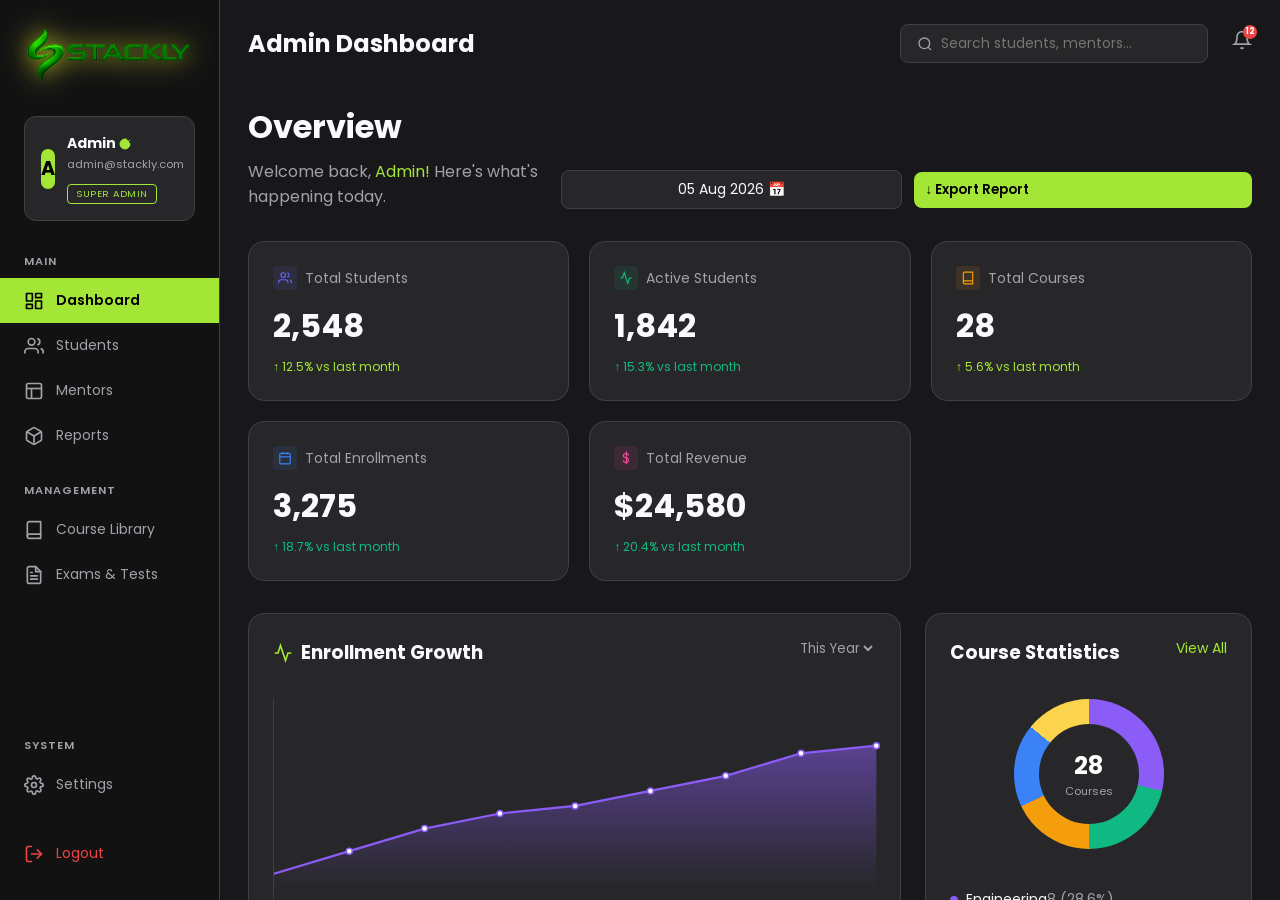
<file: admindashboard.html>
<!DOCTYPE html>
<html lang="en">
<head>
    <meta charset="UTF-8">
    <meta name="viewport" content="width=device-width, initial-scale=1.0">
    <title>Admin Dashboard | STACKLY</title>
    
<style>
    @import url('https://fonts.googleapis.com/css2?family=Poppins:wght@300;400;500;600;700;800&display=swap');
    
    :root {
        --bg-dark: #121212;
        --bg-main: #18181b;
        --bg-card: #27272a;
        --text-primary: #f8fafc;
        --text-secondary: #a1a1aa;
        --accent: #a3e635; /* Bright lime green for dark mode */
        --accent-hover: #bef264;
        --border: #3f3f46;
    }
    
    * {
        margin: 0;
        padding: 0;
        box-sizing: border-box;
        font-family: 'Poppins', sans-serif;
    }
    
    body {
        background-color: var(--bg-main);
        color: var(--text-primary);
        display: flex;
        height: 100vh;
        overflow: hidden;
    }
    
    /* Sidebar */
    .sidebar {
        width: 260px;
        background-color: var(--bg-dark);
        border-right: 1px solid var(--border);
        display: flex;
        flex-direction: column;
        padding: 24px 0;
        height: 100%;
    }
    
    .brand {
        padding: 0 24px;
        margin-bottom: 32px;
        display: flex;
        align-items: center;
        justify-content: center;
    }
    
    .brand img {
        height: 60px;
        filter: brightness(2) contrast(1.2) drop-shadow(0 0 12px rgba(163, 230, 53, 0.4));
        object-fit: contain;
    }
    
    .user-profile {
        margin: 0 24px 32px;
        padding: 16px;
        background-color: var(--bg-card);
        border-radius: 12px;
        display: flex;
        align-items: center;
        gap: 12px;
        border: 1px solid var(--border);
    }
    
    .avatar {
        width: 40px;
        height: 40px;
        border-radius: 8px;
        background-color: var(--accent);
        color: #000;
        display: flex;
        justify-content: center;
        align-items: center;
        font-weight: 700;
        font-size: 1.2rem;
    }
    
    .user-info h4 {
        font-size: 0.875rem;
        margin-bottom: 2px;
    }
    
    .user-info p {
        font-size: 0.7rem;
        color: var(--text-secondary);
        margin-bottom: 6px;
    }
    
    .role-badge {
        font-size: 0.6rem;
        padding: 2px 8px;
        border-radius: 4px;
        border: 1px solid var(--accent);
        color: var(--accent);
        display: inline-block;
        text-transform: uppercase;
        letter-spacing: 0.5px;
    }
    
    .menu-group {
        margin-bottom: 24px;
    }
    
    .menu-label {
        font-size: 0.7rem;
        color: var(--text-secondary);
        text-transform: uppercase;
        letter-spacing: 1px;
        padding: 0 24px;
        margin-bottom: 8px;
        font-weight: 600;
    }
    
    .menu-item {
        display: flex;
        align-items: center;
        gap: 12px;
        padding: 12px 24px;
        color: var(--text-secondary);
        text-decoration: none;
        font-size: 0.875rem;
        transition: all 0.2s;
    }
    
    .menu-item:hover {
        color: var(--text-primary);
        background-color: rgba(255, 255, 255, 0.05);
    }
    
    .menu-item.active {
        background-color: var(--accent);
        color: #000;
        font-weight: 600;
    }
    
    /* Main Content */
    .main-content {
        flex: 1;
        padding: 32px 40px;
        overflow-y: auto;
    }
    
    .topbar {
        display: flex;
        justify-content: space-between;
        align-items: center;
        margin-bottom: 40px;
    }
    
    .card {
        background-color: var(--bg-card);
        border-radius: 16px;
        padding: 24px;
        border: 1px solid var(--border);
    }
    
    .grid-5 {
        display: grid;
        grid-template-columns: repeat(5, 1fr);
        gap: 20px;
        margin-bottom: 32px;
    }
    
    .grid-2 {
        display: grid;
        grid-template-columns: 2fr 1fr;
        gap: 24px;
    }
    
    .stat-val {
        font-size: 2rem;
        font-weight: 700;
        margin: 12px 0 8px;
    }
    
    .stat-growth {
        font-size: 0.75rem;
        color: var(--accent);
    }
    
    .btn {
        background-color: var(--accent);
        color: #000;
        padding: 8px 16px;
        border-radius: 8px;
        border: none;
        font-weight: 600;
        cursor: pointer;
        display: flex;
        align-items: center;
        gap: 8px;
    }

/* ========== MOBILE HAMBURGER FOR DASHBOARD ========== */
.dash-hamburger {
    display: none;
    background: none;
    border: none;
    cursor: pointer;
    padding: 8px;
    z-index: 1001;
}
.dash-hamburger span {
    display: block;
    width: 24px;
    height: 2px;
    background-color: var(--text-primary);
    margin: 5px 0;
    transition: all 0.3s ease;
}
.sidebar-overlay {
    display: none;
    position: fixed;
    top: 0; left: 0;
    width: 100%; height: 100%;
    background: rgba(0,0,0,0.5);
    z-index: 998;
}

/* 1440px */
@media (max-width: 1440px) {
    .main-content { padding: 28px 32px; }
}

/* 1280px */
@media (max-width: 1280px) {
    .sidebar { width: 220px; }
    .main-content { padding: 24px 28px; }
    .grid-5 { grid-template-columns: repeat(3, 1fr); }
}

/* 1024px - Tablet Landscape */
@media (max-width: 1024px) {
    .sidebar { width: 200px; }
    .main-content { padding: 20px 24px; }
    .grid-5 { grid-template-columns: repeat(2, 1fr); }
    .grid-2 { grid-template-columns: 1fr; }
    .page-view > div[style*="grid-template-columns"] { grid-template-columns: 1fr !important; }
    .topbar { flex-direction: row; justify-content: space-between; align-items: center; }
    .stat-val { font-size: 1.5rem; }
}

/* 768px - Tablet Portrait: Sidebar becomes off-canvas */
@media (max-width: 768px) {
    .dash-hamburger {
        display: flex !important;
        flex-direction: column !important;
        justify-content: center !important;
        align-items: center !important;
        position: fixed !important;
        top: 14px !important;
        left: 16px !important;
        height: 32px !important;
        width: 32px !important;
        padding: 0 !important;
        z-index: 1001 !important;
    }
    .dash-hamburger span {
        margin: 2px 0 !important;
    }
    
    body { flex-direction: column; }
    .sidebar {
        position: fixed;
        top: 0; left: -280px;
        width: 260px;
        height: 100vh;
        z-index: 999;
        transition: left 0.3s ease;
        overflow-y: auto;
    }
    .sidebar.open { left: 0; }
    .sidebar-overlay.active { display: block; }
    .main-content { width: 100%; padding: 84px 16px 24px; height: 100vh; }
    .grid-5 { grid-template-columns: repeat(2, 1fr); gap: 12px; }
    .grid-2 { grid-template-columns: 1fr; }
    .page-view > div[style*="grid-template-columns"] { grid-template-columns: 1fr !important; }
    
    .topbar {
        position: fixed !important;
        top: 0 !important;
        left: 0 !important;
        width: 100% !important;
        height: auto !important;
        min-height: 60px !important;
        background: #121212 !important;
        z-index: 997 !important;
        display: flex !important;
        flex-direction: row !important;
        flex-wrap: nowrap !important;
        align-items: center !important;
        justify-content: flex-end !important;
        padding: 12px 16px 12px 56px !important;
        margin: 0 !important;
        border-bottom: 1px solid var(--border) !important;
        gap: 12px !important;
    }
    .main-content { padding-top: 120px !important; } /* Make sure we clear the potentially wrapped taller header */
    
        .topbar input { display: none !important; }
        .topbar > div > div:first-child { display: none !important; } /* Hides the search wrapper */
        
    .topbar h2 { display: none !important; }
    .topbar span { display: none !important; }
    .topbar select, .topbar button { display: block !important; flex-shrink: 0; } /* Hide the profile name next to avatar */
    .topbar::before {
        content: '';
        display: block;
        width: 150px;
        height: 38px;
        background: url('assets/logo.webp') no-repeat center left;
        background-size: contain;
        margin-right: auto;
        margin-top: 0; transform: translateY(2px);
    }
    
    .card { padding: 16px; border-radius: 12px; }
    table { font-size: 0.75rem; }
}


    /* Fix text overflow in hero cards */
    .card h1 { font-size: 1.75rem !important; word-wrap: break-word; overflow-wrap: break-word; hyphens: auto; line-height: 1.2; }
    .card h1 span { word-wrap: break-word; }
    

      .stats-flex { flex-direction: column !important; align-items: flex-start !important; }
      .stats-flex > div:first-child { align-self: center; margin-bottom: 16px; }
    
  /* 480px - Large Phone */
@media (max-width: 480px) {
    .main-content { padding: 84px 16px 16px; }
    .grid-5 { grid-template-columns: 1fr; }
    .stat-val { font-size: 1.25rem; }
    .topbar { margin-bottom: 24px; padding-left: 36px; }
    .topbar h2 { font-size: 1.1rem; }
    .user-profile { margin: 0 16px 24px; padding: 12px; }
    .menu-item { padding: 10px 16px; font-size: 0.8rem; }
    .brand { margin-bottom: 20px; }
    .brand img { height: 45px !important; }
}

/* 390px */
@media (max-width: 390px) {
    .main-content { padding: 84px 12px 12px; }
    .card { padding: 12px; }
    .topbar h2 { font-size: 1rem; }
    .stat-val { font-size: 1.1rem; }
    .btn { padding: 6px 12px; font-size: 0.75rem; }
}

/* 320px - Smallest screens */
@media (max-width: 320px) {
    .main-content { padding: 84px 8px 8px; }
    .card { padding: 10px; border-radius: 8px; }
    .user-profile { margin: 0 12px 16px; }
    .brand img { height: 36px !important; }
    h1 { font-size: 1.5rem !important; } h2, h3 { font-size: 1.2rem !important; } .card h1 { font-size: 1.5rem !important; }
}

    /* Responsive overrides for subpages */
    @media (max-width: 768px) {
        .res-grid { grid-template-columns: 1fr !important; }
        .res-flex-card { flex-direction: column !important; align-items: flex-start !important; }
        .res-flex-wrap { flex-wrap: nowrap !important; }
        .topbar { justify-content: flex-end !important; padding-right: 16px !important; }
        .topbar .btn { font-size: 0.75rem !important; padding: 6px 12px !important; margin: 0 !important; flex-shrink: 0; }
    }

  
      .mobile-page-title { display: none; }
      @media (max-width: 768px) {
          .mobile-page-title { 
              display: block !important; 
              font-size: 1.5rem; 
              margin-bottom: 24px; 
              color: white; 
              font-weight: bold;
          }
      }

  
      /* Safe targeted fix for chart labels on mobile */
      .res-chart-labels {
          position: relative !important;
          bottom: 0 !important;
          margin-top: 24px !important;
      }

  
      /* Add horizontal gaps between table columns, preserving edge alignment */
      table th, table td {
          padding-left: 16px !important;
          padding-right: 16px !important;
      }
      table th:first-child, table td:first-child {
          padding-left: 0 !important;
      }
      table th:last-child, table td:last-child {
          padding-right: 0 !important;
      }

  
      /* Force logos to be bright and glowing on dark backgrounds */
      .sidebar .brand img,
      .topbar::before {
          filter: drop-shadow(0 0 12px rgba(163, 230, 53, 0.8)) brightness(1.7) contrast(1.2) saturate(1.2) !important;
      }

  </style>

</head>
<body>
    <button class="dash-hamburger" id="dashHamburger">
        <span></span><span></span><span></span>
    </button>
    <div class="sidebar-overlay" id="sidebarOverlay"></div>
    <div class="sidebar">
        <div class="brand">
            <a href="index.html" style="display: flex; justify-content: center; align-items: center; text-decoration: none;"><img src="assets/logo.webp" alt="STACKLY"></a>
            
        </div>
        
        <div class="user-profile">
            <div class="avatar">A</div>
            <div class="user-info">
                <h4>Gagana <svg width="12" height="12" viewBox="0 0 24 24" fill="var(--accent)" stroke="var(--accent)" stroke-width="2" style="vertical-align: middle;"><path d="M22 11.08V12a10 10 0 1 1-5.93-9.14"></path><polyline points="22 4 12 14.01 9 11.01"></polyline></svg></h4>
                <p>admin@stackly.com</p>
                <div class="role-badge">SUPER ADMIN</div>
            </div>
        </div>
        
        <div class="menu-group">
            <div class="menu-label">MAIN</div>
            <a href="#" class="menu-item active" data-target="dashboard"><svg width="20" height="20" viewBox="0 0 24 24" fill="none" stroke="currentColor" stroke-width="2" stroke-linecap="round" stroke-linejoin="round"><rect x="3" y="3" width="7" height="9"></rect><rect x="14" y="3" width="7" height="5"></rect><rect x="14" y="12" width="7" height="9"></rect><rect x="3" y="16" width="7" height="5"></rect></svg> Dashboard</a>
            <a href="#" class="menu-item" data-target="students"><svg width="20" height="20" viewBox="0 0 24 24" fill="none" stroke="currentColor" stroke-width="2"><path d="M17 21v-2a4 4 0 0 0-4-4H5a4 4 0 0 0-4 4v2"></path><circle cx="9" cy="7" r="4"></circle><path d="M23 21v-2a4 4 0 0 0-3-3.87"></path><path d="M16 3.13a4 4 0 0 1 0 7.75"></path></svg> Students</a>
            <a href="#" class="menu-item" data-target="mentors"><svg width="20" height="20" viewBox="0 0 24 24" fill="none" stroke="currentColor" stroke-width="2"><rect x="3" y="3" width="18" height="18" rx="2" ry="2"></rect><line x1="3" y1="9" x2="21" y2="9"></line><line x1="9" y1="21" x2="9" y2="9"></line></svg> Mentors</a>
            <a href="#" class="menu-item" data-target="reports"><svg width="20" height="20" viewBox="0 0 24 24" fill="none" stroke="currentColor" stroke-width="2"><path d="M21 16V8a2 2 0 0 0-1-1.73l-7-4a2 2 0 0 0-2 0l-7 4A2 2 0 0 0 3 8v8a2 2 0 0 0 1 1.73l7 4a2 2 0 0 0 2 0l7-4A2 2 0 0 0 21 16z"></path><polyline points="3.27 6.96 12 12.01 20.73 6.96"></polyline><line x1="12" y1="22.08" x2="12" y2="12"></line></svg> Reports</a>
        </div>
        
        <div class="menu-group">
            <div class="menu-label">MANAGEMENT</div>
            <a href="#" class="menu-item" data-target="library"><svg width="20" height="20" viewBox="0 0 24 24" fill="none" stroke="currentColor" stroke-width="2" stroke-linecap="round" stroke-linejoin="round"><path d="M4 19.5A2.5 2.5 0 0 1 6.5 17H20"></path><path d="M6.5 2H20v20H6.5A2.5 2.5 0 0 1 4 19.5v-15A2.5 2.5 0 0 1 6.5 2z"></path></svg> Course Library</a>
            <a href="#" class="menu-item" data-target="exams"><svg width="20" height="20" viewBox="0 0 24 24" fill="none" stroke="currentColor" stroke-width="2" stroke-linecap="round" stroke-linejoin="round"><path d="M14 2H6a2 2 0 0 0-2 2v16a2 2 0 0 0 2 2h12a2 2 0 0 0 2-2V8z"></path><polyline points="14 2 14 8 20 8"></polyline><line x1="16" y1="13" x2="8" y2="13"></line><line x1="16" y1="17" x2="8" y2="17"></line><polyline points="10 9 9 9 8 9"></polyline></svg> Exams & Tests</a>
        </div>
        
        <div style="flex: 1;"></div>
        
        
        <div class="menu-group">
            <div class="menu-label">SYSTEM</div>
            <a href="#" class="menu-item" data-target="settings">
                <svg width="20" height="20" viewBox="0 0 24 24" fill="none" stroke="currentColor" stroke-width="2" stroke-linecap="round" stroke-linejoin="round"><circle cx="12" cy="12" r="3"></circle><path d="M19.4 15a1.65 1.65 0 0 0 .33 1.82l.06.06a2 2 0 0 1 0 2.83 2 2 0 0 1-2.83 0l-.06-.06a1.65 1.65 0 0 0-1.82-.33 1.65 1.65 0 0 0-1 1.51V21a2 2 0 0 1-2 2 2 2 0 0 1-2-2v-.09A1.65 1.65 0 0 0 9 19.4a1.65 1.65 0 0 0-1.82.33l-.06.06a2 2 0 0 1-2.83 0 2 2 0 0 1 0-2.83l.06-.06a1.65 1.65 0 0 0 .33-1.82 1.65 1.65 0 0 0-1.51-1H3a2 2 0 0 1-2-2 2 2 0 0 1 2-2h.09A1.65 1.65 0 0 0 4.6 9a1.65 1.65 0 0 0-.33-1.82l-.06-.06a2 2 0 0 1 0-2.83 2 2 0 0 1 2.83 0l.06.06a1.65 1.65 0 0 0 1.82.33H9a1.65 1.65 0 0 0 1-1.51V3a2 2 0 0 1 2-2 2 2 0 0 1 2 2v.09a1.65 1.65 0 0 0 1 1.51 1.65 1.65 0 0 0 1.82-.33l.06-.06a2 2 0 0 1 2.83 0 2 2 0 0 1 0 2.83l-.06.06a1.65 1.65 0 0 0-.33 1.82V9a1.65 1.65 0 0 0 1.51 1H21a2 2 0 0 1 2 2 2 2 0 0 1-2 2h-.09a1.65 1.65 0 0 0-1.51 1z"></path></svg> 
                Settings
            </a>
        </div>

        <div class="menu-group" style="margin-bottom: 0;">
            <a href="login.html" class="menu-item" style="color: #ef4444;"><svg width="20" height="20" viewBox="0 0 24 24" fill="none" stroke="currentColor" stroke-width="2" stroke-linecap="round" stroke-linejoin="round"><path d="M9 21H5a2 2 0 0 1-2-2V5a2 2 0 0 1 2-2h4"></path><polyline points="16 17 21 12 16 7"></polyline><line x1="21" y1="12" x2="9" y2="12"></line></svg> Logout</a>
        </div>
    </div>
    
    <div class="main-content">
        <div id="view-dashboard" class="page-view active">
        <h2 class="mobile-page-title">Admin Dashboard</h2>
              <div class="topbar">
                  <h2>Admin Dashboard</h2>
            <div style="display: flex; align-items: center; gap: 24px;">
                <div style="position: relative; background: var(--bg-card); border: 1px solid var(--border); border-radius: 8px; padding: 8px 16px; display: flex; align-items: center; gap: 8px; color: var(--text-secondary);">
                    <svg width="16" height="16" viewBox="0 0 24 24" fill="none" stroke="currentColor" stroke-width="2"><circle cx="11" cy="11" r="8"></circle><line x1="21" y1="21" x2="16.65" y2="16.65"></line></svg>
                    <input type="text" placeholder="Search students, mentors..." style="background: transparent; border: none; color: white; outline: none; width: 250px; font-size: 0.875rem;">
                </div>
                <div style="position: relative;">
                    <svg width="20" height="20" viewBox="0 0 24 24" fill="none" stroke="var(--text-secondary)" stroke-width="2"><path d="M18 8A6 6 0 0 0 6 8c0 7-3 9-3 9h18s-3-2-3-9"></path><path d="M13.73 21a2 2 0 0 1-3.46 0"></path></svg>
                    <div style="position: absolute; top: -5px; right: -5px; background: #ef4444; width: 14px; height: 14px; border-radius: 50%; font-size: 0.5rem; display: flex; justify-content: center; align-items: center; color: white; font-weight: bold;">12</div>
                </div>
            </div>
        </div>
        
        <div class="res-flex-card" style="display: flex; justify-content: space-between; align-items: flex-end; margin-bottom: 32px; gap: 16px; width: 100%;">
              <div>
                  <h1 style="font-size: 2rem; margin-bottom: 8px;">Overview</h1>
                <p style="color: var(--text-secondary);">Welcome back, <span style="color: var(--accent);">Admin!</span> Here's what's happening today.</p>
            </div>
            <div style="display: flex; gap: 12px; align-items: center; width: 100%; margin-top: 8px;">
                  <div style="border: 1px solid var(--border); background: var(--bg-card); padding: 8px 12px; border-radius: 8px; font-size: 0.875rem; flex: 1; text-align: center; white-space: nowrap;">05 Aug 2026 📅</div>
                  <button class="btn" style="flex: 1; padding: 8px 12px; white-space: nowrap; text-align: center;" onclick="window.location.href='404.html'">↓ Export Report</button>
              </div>
        </div>
        
        <div class="grid-5" style="margin-bottom: 32px;">
            <div class="card">
                <div style="display: flex; gap: 8px; align-items: center; color: var(--text-secondary); font-size: 0.875rem;">
                    <div style="width: 24px; height: 24px; border-radius: 4px; background: rgba(99, 102, 241, 0.1); color: #6366f1; display: flex; justify-content: center; align-items: center;"><svg width="14" height="14" viewBox="0 0 24 24" fill="none" stroke="currentColor" stroke-width="2"><path d="M17 21v-2a4 4 0 0 0-4-4H5a4 4 0 0 0-4 4v2"></path><circle cx="9" cy="7" r="4"></circle><path d="M23 21v-2a4 4 0 0 0-3-3.87"></path><path d="M16 3.13a4 4 0 0 1 0 7.75"></path></svg></div> Total Students
                </div>
                <div class="stat-val">2,548</div>
                <div class="stat-growth">↑ 12.5% vs last month</div>
            </div>
            <div class="card">
                <div style="display: flex; gap: 8px; align-items: center; color: var(--text-secondary); font-size: 0.875rem;">
                    <div style="width: 24px; height: 24px; border-radius: 4px; background: rgba(16, 185, 129, 0.1); color: #10b981; display: flex; justify-content: center; align-items: center;"><svg width="14" height="14" viewBox="0 0 24 24" fill="none" stroke="currentColor" stroke-width="2"><polyline points="22 12 18 12 15 21 9 3 6 12 2 12"></polyline></svg></div> Active Students
                </div>
                <div class="stat-val">1,842</div>
                <div class="stat-growth" style="color: #10b981;">↑ 15.3% vs last month</div>
            </div>
            <div class="card">
                <div style="display: flex; gap: 8px; align-items: center; color: var(--text-secondary); font-size: 0.875rem;">
                    <div style="width: 24px; height: 24px; border-radius: 4px; background: rgba(245, 158, 11, 0.1); color: #f59e0b; display: flex; justify-content: center; align-items: center;"><svg width="14" height="14" viewBox="0 0 24 24" fill="none" stroke="currentColor" stroke-width="2"><path d="M4 19.5A2.5 2.5 0 0 1 6.5 17H20"></path><path d="M6.5 2H20v20H6.5A2.5 2.5 0 0 1 4 19.5v-15A2.5 2.5 0 0 1 6.5 2z"></path></svg></div> Total Courses
                </div>
                <div class="stat-val">28</div>
                <div class="stat-growth">↑ 5.6% vs last month</div>
            </div>
            <div class="card">
                <div style="display: flex; gap: 8px; align-items: center; color: var(--text-secondary); font-size: 0.875rem;">
                    <div style="width: 24px; height: 24px; border-radius: 4px; background: rgba(59, 130, 246, 0.1); color: #3b82f6; display: flex; justify-content: center; align-items: center;"><svg width="14" height="14" viewBox="0 0 24 24" fill="none" stroke="currentColor" stroke-width="2"><rect x="3" y="4" width="18" height="18" rx="2" ry="2"></rect><line x1="16" y1="2" x2="16" y2="6"></line><line x1="8" y1="2" x2="8" y2="6"></line><line x1="3" y1="10" x2="21" y2="10"></line></svg></div> Total Enrollments
                </div>
                <div class="stat-val">3,275</div>
                <div class="stat-growth" style="color: #10b981;">↑ 18.7% vs last month</div>
            </div>
            <div class="card">
                <div style="display: flex; gap: 8px; align-items: center; color: var(--text-secondary); font-size: 0.875rem;">
                    <div style="width: 24px; height: 24px; border-radius: 4px; background: rgba(236, 72, 153, 0.1); color: #ec4899; display: flex; justify-content: center; align-items: center;">$</div> Total Revenue
                </div>
                <div class="stat-val">$24,580</div>
                <div class="stat-growth" style="color: #10b981;">↑ 20.4% vs last month</div>
            </div>
        </div>
        
        <div class="grid-2">
            <div class="card">
                <div style="display: flex; justify-content: space-between; align-items: flex-start; flex-wrap: wrap; gap: 8px; margin-bottom: 32px;">
                    <h3 style="display: flex; align-items: center; gap: 8px;"><svg width="20" height="20" viewBox="0 0 24 24" fill="none" stroke="var(--accent)" stroke-width="2"><polyline points="22 12 18 12 15 21 9 3 6 12 2 12"></polyline></svg> Enrollment Growth</h3>
                    <select style="background: transparent; border: none; color: var(--text-secondary); outline: none;">
                        <option>This Year</option>
                    </select>
                </div>
                
                <!-- Pure CSS/SVG Line Chart Mockup -->
                <div style="height: 250px; position: relative; padding-bottom: 20px; border-left: 1px solid var(--border); border-bottom: 1px solid var(--border);">
                    <svg viewBox="0 0 800 200" style="width: 100%; height: 100%; overflow: visible;">
                        <defs>
                            <linearGradient id="lineGrad" x1="0" y1="0" x2="0" y2="1">
                                <stop offset="0%" stop-color="#8b5cf6" stop-opacity="0.5"/>
                                <stop offset="100%" stop-color="#8b5cf6" stop-opacity="0"/>
                            </linearGradient>
                        </defs>
                        <path d="M 0 180 L 100 150 L 200 120 L 300 100 L 400 90 L 500 70 L 600 50 L 700 20 L 800 10 L 800 200 L 0 200 Z" fill="url(#lineGrad)"/>
                        <path d="M 0 180 L 100 150 L 200 120 L 300 100 L 400 90 L 500 70 L 600 50 L 700 20 L 800 10" fill="none" stroke="#8b5cf6" stroke-width="3"/>
                        <circle cx="100" cy="150" r="4" fill="#fff" stroke="#8b5cf6" stroke-width="2"/>
                        <circle cx="200" cy="120" r="4" fill="#fff" stroke="#8b5cf6" stroke-width="2"/>
                        <circle cx="300" cy="100" r="4" fill="#fff" stroke="#8b5cf6" stroke-width="2"/>
                        <circle cx="400" cy="90" r="4" fill="#fff" stroke="#8b5cf6" stroke-width="2"/>
                        <circle cx="500" cy="70" r="4" fill="#fff" stroke="#8b5cf6" stroke-width="2"/>
                        <circle cx="600" cy="50" r="4" fill="#fff" stroke="#8b5cf6" stroke-width="2"/>
                        <circle cx="700" cy="20" r="4" fill="#fff" stroke="#8b5cf6" stroke-width="2"/>
                        <circle cx="800" cy="10" r="4" fill="#fff" stroke="#8b5cf6" stroke-width="2"/>
                    </svg>
                    <div class="res-chart-labels" style="position: absolute; bottom: -25px; left: 0; right: 0; display: flex; justify-content: space-between; font-size: 0.65rem; color: var(--text-secondary); padding-left: 0; overflow-x: hidden;">
                        <span>Jan</span><span>Feb</span><span>Mar</span><span>Apr</span><span>May</span><span>Jun</span><span>Jul</span><span>Aug</span>
                    </div>
                </div>
            </div>
            
            <div class="card">
                <div style="display: flex; justify-content: space-between; align-items: flex-start; flex-wrap: wrap; gap: 8px; margin-bottom: 32px;">
                    <h3>Course Statistics</h3>
                    <a href="404.html" style="color: var(--accent); text-decoration: none; font-size: 0.875rem;">View All</a>
                </div>
                
                <div class="stats-flex" style="display: flex; gap: 24px; align-items: center;">
                    <!-- CSS Conic Gradient Donut Chart -->
                    <div style="width: 150px; height: 150px; border-radius: 50%; background: conic-gradient(
                        #8b5cf6 0% 28.6%, 
                        #10b981 28.6% 50%, 
                        #f59e0b 50% 67.9%, 
                        #3b82f6 67.9% 85.8%, 
                        #fcd34d 85.8% 100%
                    ); position: relative; display: flex; justify-content: center; align-items: center; flex-shrink: 0;">
                        <div style="width: 100px; height: 100px; background: var(--bg-card); border-radius: 50%; display: flex; flex-direction: column; justify-content: center; align-items: center;">
                            <span style="font-size: 1.5rem; font-weight: 700; color: white;">28</span>
                            <span style="font-size: 0.7rem; color: var(--text-secondary);">Courses</span>
                        </div>
                    </div>
                    
                    <div style="flex: 1; display: flex; flex-direction: column; gap: 12px; font-size: 0.875rem;">
                        <div style="display: flex; justify-content: space-between; align-items: center;">
                            <span style="display: flex; align-items: center; gap: 8px;"><span style="width: 8px; height: 8px; border-radius: 50%; background: #8b5cf6;"></span> Engineering</span>
                            <span style="color: var(--text-secondary);">8 (28.6%)</span>
                        </div>
                        <div style="display: flex; justify-content: space-between; align-items: center;">
                            <span style="display: flex; align-items: center; gap: 8px;"><span style="width: 8px; height: 8px; border-radius: 50%; background: #10b981;"></span> Medical</span>
                            <span style="color: var(--text-secondary);">6 (21.4%)</span>
                        </div>
                        <div style="display: flex; justify-content: space-between; align-items: center;">
                            <span style="display: flex; align-items: center; gap: 8px;"><span style="width: 8px; height: 8px; border-radius: 50%; background: #f59e0b;"></span> Business</span>
                            <span style="color: var(--text-secondary);">5 (17.9%)</span>
                        </div>
                        <div style="display: flex; justify-content: space-between; align-items: center;">
                            <span style="display: flex; align-items: center; gap: 8px;"><span style="width: 8px; height: 8px; border-radius: 50%; background: #3b82f6;"></span> IT & Code</span>
                            <span style="color: var(--text-secondary);">5 (17.9%)</span>
                        </div>
                        <div style="display: flex; justify-content: space-between; align-items: center;">
                            <span style="display: flex; align-items: center; gap: 8px;"><span style="width: 8px; height: 8px; border-radius: 50%; background: #fcd34d;"></span> Languages</span>
                            <span style="color: var(--text-secondary);">4 (14.2%)</span>
                        </div>
                    </div>
                </div>
            </div>
        </div>
    


        </div> <!-- End view-dashboard -->
        
        
        <div id="view-students" class="page-view" style="display: none;">
            <h2 class="mobile-page-title">Manage Students</h2>
              <div class="topbar">
                  <h2>Manage Students</h2>
                <div style="display: flex; gap: 12px;">
                    <input type="text" placeholder="Search ID or Name..." style="padding: 8px 16px; border-radius: 8px; border: 1px solid var(--border); background: var(--bg-main); color: white;">
                    <button class="btn" onclick="window.location.href='404.html'">+ Add Student</button>
                </div>
            </div>
            
            <div class="res-grid" style="display: grid; grid-template-columns: repeat(3, 1fr); gap: 24px; margin-bottom: 24px;">
                <div class="card" style="text-align: center;"><h3 style="color: var(--text-secondary); font-size: 0.875rem;">Total Students</h3><h1 style="font-size: 2.5rem;">2,548</h1></div>
                <div class="card" style="text-align: center;"><h3 style="color: var(--text-secondary); font-size: 0.875rem;">Active This Week</h3><h1 style="font-size: 2.5rem; color: var(--accent);">1,842</h1></div>
                <div class="card" style="text-align: center;"><h3 style="color: var(--text-secondary); font-size: 0.875rem;">New Enrollments</h3><h1 style="font-size: 2.5rem; color: #6366f1;">+124</h1></div>
            </div>

            <div class="card" style="overflow-x: auto;">
                <table style="width: 100%; border-collapse: collapse; text-align: left; font-size: 0.875rem;">
                    <thead>
                        <tr style="color: var(--text-secondary); border-bottom: 1px solid var(--border);">
                            <th style="padding-bottom: 12px; font-weight: 500;">ID</th>
                            <th style="padding-bottom: 12px; font-weight: 500;">Name</th>
                            <th style="padding-bottom: 12px; font-weight: 500;">Batch</th>
                            <th style="padding-bottom: 12px; font-weight: 500;">Overall Progress</th>
                            <th style="padding-bottom: 12px; font-weight: 500;">Status</th>
                            <th style="padding-bottom: 12px; font-weight: 500;">Action</th>
                        </tr>
                    </thead>
                    <tbody>

                        <tr style="border-bottom: 1px solid rgba(255,255,255,0.05);">
                            <td style="padding: 16px 0;">#ST-1001</td>
                            <td style="padding: 16px 0; font-weight: bold;">Rahul Kumar</td>
                            <td style="padding: 16px 0; color: var(--text-secondary);">JEE Advanced 2026</td>
                            <td style="padding: 16px 0;">
                                <div style="display: flex; align-items: center; gap: 8px;">
                                    <div style="flex: 1; height: 6px; background: #3f3f46; border-radius: 3px;"><div style="height: 100%; width: 85%; background: var(--accent);"></div></div>
                                    <span style="font-size: 0.75rem;">85%</span>
                                </div>
                            </td>
                            <td style="padding: 16px 0;"><span style="background: rgba(163, 230, 53, 0.1); color: var(--accent); padding: 4px 8px; border-radius: 4px; font-size: 0.75rem;">Active</span></td>
                            <td style="padding: 16px 0;"><button style="background: transparent; color: var(--accent); border: 1px solid var(--accent); padding: 4px 12px; border-radius: 4px; cursor: pointer;" onclick="window.location.href='404.html'">Edit</button></td>
                        </tr>

                        <tr style="border-bottom: 1px solid rgba(255,255,255,0.05);">
                            <td style="padding: 16px 0;">#ST-1002</td>
                            <td style="padding: 16px 0; font-weight: bold;">Sneha Patel</td>
                            <td style="padding: 16px 0; color: var(--text-secondary);">NEET Crash Course</td>
                            <td style="padding: 16px 0;">
                                <div style="display: flex; align-items: center; gap: 8px;">
                                    <div style="flex: 1; height: 6px; background: #3f3f46; border-radius: 3px;"><div style="height: 100%; width: 45%; background: #6366f1;"></div></div>
                                    <span style="font-size: 0.75rem;">45%</span>
                                </div>
                            </td>
                            <td style="padding: 16px 0;"><span style="background: rgba(163, 230, 53, 0.1); color: var(--accent); padding: 4px 8px; border-radius: 4px; font-size: 0.75rem;">Active</span></td>
                            <td style="padding: 16px 0;"><button style="background: transparent; color: var(--accent); border: 1px solid var(--accent); padding: 4px 12px; border-radius: 4px; cursor: pointer;" onclick="window.location.href='404.html'">Edit</button></td>
                        </tr>

                        <tr style="border-bottom: 1px solid rgba(255,255,255,0.05);">
                            <td style="padding: 16px 0;">#ST-1003</td>
                            <td style="padding: 16px 0; font-weight: bold;">Arjun M.</td>
                            <td style="padding: 16px 0; color: var(--text-secondary);">Foundation Batch</td>
                            <td style="padding: 16px 0;">
                                <div style="display: flex; align-items: center; gap: 8px;">
                                    <div style="flex: 1; height: 6px; background: #3f3f46; border-radius: 3px;"><div style="height: 100%; width: 12%; background: #6366f1;"></div></div>
                                    <span style="font-size: 0.75rem;">12%</span>
                                </div>
                            </td>
                            <td style="padding: 16px 0;"><span style="background: rgba(239, 68, 68, 0.1); color: #ef4444; padding: 4px 8px; border-radius: 4px; font-size: 0.75rem;">Inactive</span></td>
                            <td style="padding: 16px 0;"><button style="background: transparent; color: var(--accent); border: 1px solid var(--accent); padding: 4px 12px; border-radius: 4px; cursor: pointer;" onclick="window.location.href='404.html'">Edit</button></td>
                        </tr>

                        <tr style="border-bottom: 1px solid rgba(255,255,255,0.05);">
                            <td style="padding: 16px 0;">#ST-1004</td>
                            <td style="padding: 16px 0; font-weight: bold;">Priya Singh</td>
                            <td style="padding: 16px 0; color: var(--text-secondary);">JEE Mains Ranker</td>
                            <td style="padding: 16px 0;">
                                <div style="display: flex; align-items: center; gap: 8px;">
                                    <div style="flex: 1; height: 6px; background: #3f3f46; border-radius: 3px;"><div style="height: 100%; width: 92%; background: var(--accent);"></div></div>
                                    <span style="font-size: 0.75rem;">92%</span>
                                </div>
                            </td>
                            <td style="padding: 16px 0;"><span style="background: rgba(163, 230, 53, 0.1); color: var(--accent); padding: 4px 8px; border-radius: 4px; font-size: 0.75rem;">Active</span></td>
                            <td style="padding: 16px 0;"><button style="background: transparent; color: var(--accent); border: 1px solid var(--accent); padding: 4px 12px; border-radius: 4px; cursor: pointer;" onclick="window.location.href='404.html'">Edit</button></td>
                        </tr>

                        <tr style="border-bottom: 1px solid rgba(255,255,255,0.05);">
                            <td style="padding: 16px 0;">#ST-1005</td>
                            <td style="padding: 16px 0; font-weight: bold;">Rohan Das</td>
                            <td style="padding: 16px 0; color: var(--text-secondary);">NEET Dropper</td>
                            <td style="padding: 16px 0;">
                                <div style="display: flex; align-items: center; gap: 8px;">
                                    <div style="flex: 1; height: 6px; background: #3f3f46; border-radius: 3px;"><div style="height: 100%; width: 78%; background: var(--accent);"></div></div>
                                    <span style="font-size: 0.75rem;">78%</span>
                                </div>
                            </td>
                            <td style="padding: 16px 0;"><span style="background: rgba(163, 230, 53, 0.1); color: var(--accent); padding: 4px 8px; border-radius: 4px; font-size: 0.75rem;">Active</span></td>
                            <td style="padding: 16px 0;"><button style="background: transparent; color: var(--accent); border: 1px solid var(--accent); padding: 4px 12px; border-radius: 4px; cursor: pointer;" onclick="window.location.href='404.html'">Edit</button></td>
                        </tr>

                        <tr style="border-bottom: 1px solid rgba(255,255,255,0.05);">
                            <td style="padding: 16px 0;">#ST-1006</td>
                            <td style="padding: 16px 0; font-weight: bold;">Ananya Reddy</td>
                            <td style="padding: 16px 0; color: var(--text-secondary);">Foundation Batch</td>
                            <td style="padding: 16px 0;">
                                <div style="display: flex; align-items: center; gap: 8px;">
                                    <div style="flex: 1; height: 6px; background: #3f3f46; border-radius: 3px;"><div style="height: 100%; width: 34%; background: #6366f1;"></div></div>
                                    <span style="font-size: 0.75rem;">34%</span>
                                </div>
                            </td>
                            <td style="padding: 16px 0;"><span style="background: rgba(163, 230, 53, 0.1); color: var(--accent); padding: 4px 8px; border-radius: 4px; font-size: 0.75rem;">Active</span></td>
                            <td style="padding: 16px 0;"><button style="background: transparent; color: var(--accent); border: 1px solid var(--accent); padding: 4px 12px; border-radius: 4px; cursor: pointer;" onclick="window.location.href='404.html'">Edit</button></td>
                        </tr>

                        <tr style="border-bottom: 1px solid rgba(255,255,255,0.05);">
                            <td style="padding: 16px 0;">#ST-1007</td>
                            <td style="padding: 16px 0; font-weight: bold;">Karan Mehta</td>
                            <td style="padding: 16px 0; color: var(--text-secondary);">JEE Advanced 2026</td>
                            <td style="padding: 16px 0;">
                                <div style="display: flex; align-items: center; gap: 8px;">
                                    <div style="flex: 1; height: 6px; background: #3f3f46; border-radius: 3px;"><div style="height: 100%; width: 60%; background: var(--accent);"></div></div>
                                    <span style="font-size: 0.75rem;">60%</span>
                                </div>
                            </td>
                            <td style="padding: 16px 0;"><span style="background: rgba(163, 230, 53, 0.1); color: var(--accent); padding: 4px 8px; border-radius: 4px; font-size: 0.75rem;">Active</span></td>
                            <td style="padding: 16px 0;"><button style="background: transparent; color: var(--accent); border: 1px solid var(--accent); padding: 4px 12px; border-radius: 4px; cursor: pointer;" onclick="window.location.href='404.html'">Edit</button></td>
                        </tr>

                        <tr style="border-bottom: 1px solid rgba(255,255,255,0.05);">
                            <td style="padding: 16px 0;">#ST-1008</td>
                            <td style="padding: 16px 0; font-weight: bold;">Neha Sharma</td>
                            <td style="padding: 16px 0; color: var(--text-secondary);">NEET Crash Course</td>
                            <td style="padding: 16px 0;">
                                <div style="display: flex; align-items: center; gap: 8px;">
                                    <div style="flex: 1; height: 6px; background: #3f3f46; border-radius: 3px;"><div style="height: 100%; width: 0%; background: #6366f1;"></div></div>
                                    <span style="font-size: 0.75rem;">0%</span>
                                </div>
                            </td>
                            <td style="padding: 16px 0;"><span style="background: rgba(239, 68, 68, 0.1); color: #ef4444; padding: 4px 8px; border-radius: 4px; font-size: 0.75rem;">Inactive</span></td>
                            <td style="padding: 16px 0;"><button style="background: transparent; color: var(--accent); border: 1px solid var(--accent); padding: 4px 12px; border-radius: 4px; cursor: pointer;" onclick="window.location.href='404.html'">Edit</button></td>
                        </tr>

                        <tr style="border-bottom: 1px solid rgba(255,255,255,0.05);">
                            <td style="padding: 16px 0;">#ST-1009</td>
                            <td style="padding: 16px 0; font-weight: bold;">Vikash Gupta</td>
                            <td style="padding: 16px 0; color: var(--text-secondary);">JEE Mains Ranker</td>
                            <td style="padding: 16px 0;">
                                <div style="display: flex; align-items: center; gap: 8px;">
                                    <div style="flex: 1; height: 6px; background: #3f3f46; border-radius: 3px;"><div style="height: 100%; width: 55%; background: var(--accent);"></div></div>
                                    <span style="font-size: 0.75rem;">55%</span>
                                </div>
                            </td>
                            <td style="padding: 16px 0;"><span style="background: rgba(163, 230, 53, 0.1); color: var(--accent); padding: 4px 8px; border-radius: 4px; font-size: 0.75rem;">Active</span></td>
                            <td style="padding: 16px 0;"><button style="background: transparent; color: var(--accent); border: 1px solid var(--accent); padding: 4px 12px; border-radius: 4px; cursor: pointer;" onclick="window.location.href='404.html'">Edit</button></td>
                        </tr>

                        <tr style="border-bottom: 1px solid rgba(255,255,255,0.05);">
                            <td style="padding: 16px 0;">#ST-1010</td>
                            <td style="padding: 16px 0; font-weight: bold;">Simran Kaur</td>
                            <td style="padding: 16px 0; color: var(--text-secondary);">NEET Dropper</td>
                            <td style="padding: 16px 0;">
                                <div style="display: flex; align-items: center; gap: 8px;">
                                    <div style="flex: 1; height: 6px; background: #3f3f46; border-radius: 3px;"><div style="height: 100%; width: 88%; background: var(--accent);"></div></div>
                                    <span style="font-size: 0.75rem;">88%</span>
                                </div>
                            </td>
                            <td style="padding: 16px 0;"><span style="background: rgba(163, 230, 53, 0.1); color: var(--accent); padding: 4px 8px; border-radius: 4px; font-size: 0.75rem;">Active</span></td>
                            <td style="padding: 16px 0;"><button style="background: transparent; color: var(--accent); border: 1px solid var(--accent); padding: 4px 12px; border-radius: 4px; cursor: pointer;" onclick="window.location.href='404.html'">Edit</button></td>
                        </tr>

                    </tbody>
                </table>
            </div>
        </div>

        <div id="view-mentors" class="page-view" style="display: none;">
            <h2 class="mobile-page-title">Manage Mentors</h2>
              <div class="topbar">
                  <h2>Manage Mentors</h2>
                <button class="btn" onclick="window.location.href='404.html'">+ Add Mentor</button>
            </div>
            <div style="display: grid; grid-template-columns: repeat(auto-fit, minmax(250px, 1fr)); gap: 24px;">

                <div class="card" style="text-align: center; padding: 32px 24px;">
                    <img src="assets/mentor-vikram.webp" style="width: 100px; height: 100px; border-radius: 50%; object-fit: cover; margin-bottom: 16px; border: 3px solid var(--accent);">
                    <h3 style="margin-bottom: 4px;">Dr. Vikram Singh</h3>
                    <p style="color: var(--text-secondary); font-size: 0.875rem; margin-bottom: 16px;">Physics Dept Head</p>
                    <div style="display: flex; justify-content: center; gap: 16px; margin-bottom: 24px;">
                        <div>
                            <div style="font-weight: bold; font-size: 1.25rem;">4.9 ★</div>
                            <div style="font-size: 0.75rem; color: var(--text-secondary);">Rating</div>
                        </div>
                        <div>
                            <div style="font-weight: bold; font-size: 1.25rem;">120</div>
                            <div style="font-size: 0.75rem; color: var(--text-secondary);">Hours</div>
                        </div>
                    </div>
                    <button class="btn" style="width: 100%; justify-content: center; background: transparent; border: 1px solid var(--accent); color: var(--accent);" onclick="window.location.href='404.html'">View Profile</button>
                </div>

                <div class="card" style="text-align: center; padding: 32px 24px;">
                    <img src="assets/mentor-meera.webp" style="width: 100px; height: 100px; border-radius: 50%; object-fit: cover; margin-bottom: 16px; border: 3px solid var(--accent);">
                    <h3 style="margin-bottom: 4px;">Prof. Meera Reddy</h3>
                    <p style="color: var(--text-secondary); font-size: 0.875rem; margin-bottom: 16px;">Chemistry Expert</p>
                    <div style="display: flex; justify-content: center; gap: 16px; margin-bottom: 24px;">
                        <div>
                            <div style="font-weight: bold; font-size: 1.25rem;">4.8 ★</div>
                            <div style="font-size: 0.75rem; color: var(--text-secondary);">Rating</div>
                        </div>
                        <div>
                            <div style="font-weight: bold; font-size: 1.25rem;">95</div>
                            <div style="font-size: 0.75rem; color: var(--text-secondary);">Hours</div>
                        </div>
                    </div>
                    <button class="btn" style="width: 100%; justify-content: center; background: transparent; border: 1px solid var(--accent); color: var(--accent);" onclick="window.location.href='404.html'">View Profile</button>
                </div>

                <div class="card" style="text-align: center; padding: 32px 24px;">
                    <img src="assets/mentor-john.webp" style="width: 100px; height: 100px; border-radius: 50%; object-fit: cover; margin-bottom: 16px; border: 3px solid var(--accent);">
                    <h3 style="margin-bottom: 4px;">John Doe</h3>
                    <p style="color: var(--text-secondary); font-size: 0.875rem; margin-bottom: 16px;">Mathematics</p>
                    <div style="display: flex; justify-content: center; gap: 16px; margin-bottom: 24px;">
                        <div>
                            <div style="font-weight: bold; font-size: 1.25rem;">4.7 ★</div>
                            <div style="font-size: 0.75rem; color: var(--text-secondary);">Rating</div>
                        </div>
                        <div>
                            <div style="font-weight: bold; font-size: 1.25rem;">82</div>
                            <div style="font-size: 0.75rem; color: var(--text-secondary);">Hours</div>
                        </div>
                    </div>
                    <button class="btn" style="width: 100%; justify-content: center; background: transparent; border: 1px solid var(--accent); color: var(--accent);" onclick="window.location.href='404.html'">View Profile</button>
                </div>

                <div class="card" style="text-align: center; padding: 32px 24px;">
                    <img src="assets/mentor-vikram.webp" style="width: 100px; height: 100px; border-radius: 50%; object-fit: cover; margin-bottom: 16px; border: 3px solid var(--accent);">
                    <h3 style="margin-bottom: 4px;">Sarah Connor</h3>
                    <p style="color: var(--text-secondary); font-size: 0.875rem; margin-bottom: 16px;">Biology - NEET</p>
                    <div style="display: flex; justify-content: center; gap: 16px; margin-bottom: 24px;">
                        <div>
                            <div style="font-weight: bold; font-size: 1.25rem;">4.9 ★</div>
                            <div style="font-size: 0.75rem; color: var(--text-secondary);">Rating</div>
                        </div>
                        <div>
                            <div style="font-weight: bold; font-size: 1.25rem;">150</div>
                            <div style="font-size: 0.75rem; color: var(--text-secondary);">Hours</div>
                        </div>
                    </div>
                    <button class="btn" style="width: 100%; justify-content: center; background: transparent; border: 1px solid var(--accent); color: var(--accent);" onclick="window.location.href='404.html'">View Profile</button>
                </div>

                <div class="card" style="text-align: center; padding: 32px 24px;">
                    <img src="assets/mentor-john.webp" style="width: 100px; height: 100px; border-radius: 50%; object-fit: cover; margin-bottom: 16px; border: 3px solid var(--accent);">
                    <h3 style="margin-bottom: 4px;">Dr. Anil Kumar</h3>
                    <p style="color: var(--text-secondary); font-size: 0.875rem; margin-bottom: 16px;">Organic Chemistry</p>
                    <div style="display: flex; justify-content: center; gap: 16px; margin-bottom: 24px;">
                        <div>
                            <div style="font-weight: bold; font-size: 1.25rem;">4.6 ★</div>
                            <div style="font-size: 0.75rem; color: var(--text-secondary);">Rating</div>
                        </div>
                        <div>
                            <div style="font-weight: bold; font-size: 1.25rem;">60</div>
                            <div style="font-size: 0.75rem; color: var(--text-secondary);">Hours</div>
                        </div>
                    </div>
                    <button class="btn" style="width: 100%; justify-content: center; background: transparent; border: 1px solid var(--accent); color: var(--accent);" onclick="window.location.href='404.html'">View Profile</button>
                </div>

                <div class="card" style="text-align: center; padding: 32px 24px;">
                    <img src="assets/mentor-meera.webp" style="width: 100px; height: 100px; border-radius: 50%; object-fit: cover; margin-bottom: 16px; border: 3px solid var(--accent);">
                    <h3 style="margin-bottom: 4px;">Priya Verma</h3>
                    <p style="color: var(--text-secondary); font-size: 0.875rem; margin-bottom: 16px;">Botany</p>
                    <div style="display: flex; justify-content: center; gap: 16px; margin-bottom: 24px;">
                        <div>
                            <div style="font-weight: bold; font-size: 1.25rem;">4.8 ★</div>
                            <div style="font-size: 0.75rem; color: var(--text-secondary);">Rating</div>
                        </div>
                        <div>
                            <div style="font-weight: bold; font-size: 1.25rem;">110</div>
                            <div style="font-size: 0.75rem; color: var(--text-secondary);">Hours</div>
                        </div>
                    </div>
                    <button class="btn" style="width: 100%; justify-content: center; background: transparent; border: 1px solid var(--accent); color: var(--accent);" onclick="window.location.href='404.html'">View Profile</button>
                </div>

            </div>
        </div>

        <div id="view-reports" class="page-view" style="display: none;">
            <h2 class="mobile-page-title">Financial Reports</h2>
              <div class="topbar">
                  <h2>Financial Reports</h2>
                <button class="btn" onclick="window.location.href='404.html'">Generate Export</button>
            </div>
            
            <div class="res-grid" style="display: grid; grid-template-columns: repeat(3, 1fr); gap: 24px; margin-bottom: 24px;">
                <div class="card" style="background: linear-gradient(135deg, rgba(163,230,53,0.1) 0%, rgba(0,0,0,0) 100%);">
                    <h3 style="color: var(--text-secondary); font-size: 0.875rem; margin-bottom: 8px;">Total Revenue</h3>
                    <h1 style="font-size: 2.5rem; color: var(--accent);">$24,580</h1>
                    <p style="font-size: 0.75rem; color: #10b981; margin-top: 8px;">↑ 12% vs last month</p>
                </div>
                <div class="card">
                    <h3 style="color: var(--text-secondary); font-size: 0.875rem; margin-bottom: 8px;">Pending Payments</h3>
                    <h1 style="font-size: 2.5rem; color: #f59e0b;">$3,420</h1>
                    <p style="font-size: 0.75rem; color: var(--text-secondary); margin-top: 8px;">42 Students</p>
                </div>
                <div class="card">
                    <h3 style="color: var(--text-secondary); font-size: 0.875rem; margin-bottom: 8px;">Refunds</h3>
                    <h1 style="font-size: 2.5rem; color: #ef4444;">$450</h1>
                    <p style="font-size: 0.75rem; color: var(--text-secondary); margin-top: 8px;">2 Students</p>
                </div>
            </div>

            <div class="card">
                <h3 style="margin-bottom: 24px;">Recent Transactions</h3>
                <table style="width: 100%; border-collapse: collapse; text-align: left; font-size: 0.875rem;">
                    <thead><tr style="color: var(--text-secondary); border-bottom: 1px solid var(--border);"><th style="padding-bottom: 12px;">Date</th><th style="padding-bottom: 12px;">Description</th><th style="padding-bottom: 12px;">Amount</th><th style="padding-bottom: 12px;">Status</th></tr></thead>
                    <tbody>
<tr style="border-bottom: 1px solid rgba(255,255,255,0.05);"><td style="padding: 12px 0;">Oct 01, 2026</td><td style="padding: 12px 0;">Course Enrollment #1001</td><td style="padding: 12px 0; font-family: monospace;">+$499.00</td><td style="padding: 12px 0;"><span style="color: #10b981;">Completed</span></td></tr><tr style="border-bottom: 1px solid rgba(255,255,255,0.05);"><td style="padding: 12px 0;">Oct 02, 2026</td><td style="padding: 12px 0;">Course Enrollment #1002</td><td style="padding: 12px 0; font-family: monospace;">+$499.00</td><td style="padding: 12px 0;"><span style="color: #10b981;">Completed</span></td></tr><tr style="border-bottom: 1px solid rgba(255,255,255,0.05);"><td style="padding: 12px 0;">Oct 03, 2026</td><td style="padding: 12px 0;">Course Enrollment #1003</td><td style="padding: 12px 0; font-family: monospace;">+$499.00</td><td style="padding: 12px 0;"><span style="color: #10b981;">Completed</span></td></tr><tr style="border-bottom: 1px solid rgba(255,255,255,0.05);"><td style="padding: 12px 0;">Oct 04, 2026</td><td style="padding: 12px 0;">Course Enrollment #1004</td><td style="padding: 12px 0; font-family: monospace;">+$499.00</td><td style="padding: 12px 0;"><span style="color: #10b981;">Completed</span></td></tr><tr style="border-bottom: 1px solid rgba(255,255,255,0.05);"><td style="padding: 12px 0;">Oct 05, 2026</td><td style="padding: 12px 0;">Course Enrollment #1005</td><td style="padding: 12px 0; font-family: monospace;">+$499.00</td><td style="padding: 12px 0;"><span style="color: #10b981;">Completed</span></td></tr><tr style="border-bottom: 1px solid rgba(255,255,255,0.05);"><td style="padding: 12px 0;">Oct 06, 2026</td><td style="padding: 12px 0;">Course Enrollment #1006</td><td style="padding: 12px 0; font-family: monospace;">+$499.00</td><td style="padding: 12px 0;"><span style="color: #10b981;">Completed</span></td></tr><tr style="border-bottom: 1px solid rgba(255,255,255,0.05);"><td style="padding: 12px 0;">Oct 07, 2026</td><td style="padding: 12px 0;">Course Enrollment #1007</td><td style="padding: 12px 0; font-family: monospace;">+$499.00</td><td style="padding: 12px 0;"><span style="color: #10b981;">Completed</span></td></tr><tr style="border-bottom: 1px solid rgba(255,255,255,0.05);"><td style="padding: 12px 0;">Oct 08, 2026</td><td style="padding: 12px 0;">Course Enrollment #1008</td><td style="padding: 12px 0; font-family: monospace;">+$499.00</td><td style="padding: 12px 0;"><span style="color: #10b981;">Completed</span></td></tr>
                    </tbody>
                </table>
            </div>
        </div>

        <div id="view-library" class="page-view" style="display: none;">
            <h2 class="mobile-page-title">Course Library (Admin)</h2>
              <div class="topbar">
                  <h2>Course Library (Admin)</h2>
                <button class="btn" onclick="window.location.href='404.html'">+ New Course</button>
            </div>
            <div class="res-grid" style="display: grid; grid-template-columns: 1fr 1fr; gap: 24px;">

                <div class="card res-flex-card" style="display: flex; gap: 16px;">
                    <div style="width: 100px; height: 100px; background: #27272a; border-radius: 8px; display: flex; justify-content: center; align-items: center; font-size: 2rem;">📚</div>
                    <div style="flex: 1; display: flex; flex-direction: column; justify-content: space-between;">
                        <div>
                            <h3 style="margin-bottom: 4px;">JEE Advanced Masterclass</h3>
                            <p style="font-size: 0.75rem; color: var(--text-secondary);">Published • 48 Modules</p>
                        </div>
                        <div style="display: flex; justify-content: space-between; align-items: center;">
                            <div style="font-weight: bold; color: var(--accent);">1,240 Enrolled</div>
                            <button style="background: transparent; border: 1px solid var(--border); padding: 4px 12px; border-radius: 4px; color: white;" onclick="window.location.href='404.html'">Edit</button>
                        </div>
                    </div>
                </div>

                <div class="card res-flex-card" style="display: flex; gap: 16px;">
                    <div style="width: 100px; height: 100px; background: #27272a; border-radius: 8px; display: flex; justify-content: center; align-items: center; font-size: 2rem;">📚</div>
                    <div style="flex: 1; display: flex; flex-direction: column; justify-content: space-between;">
                        <div>
                            <h3 style="margin-bottom: 4px;">NEET Biology Core</h3>
                            <p style="font-size: 0.75rem; color: var(--text-secondary);">Published • 48 Modules</p>
                        </div>
                        <div style="display: flex; justify-content: space-between; align-items: center;">
                            <div style="font-weight: bold; color: var(--accent);">1,240 Enrolled</div>
                            <button style="background: transparent; border: 1px solid var(--border); padding: 4px 12px; border-radius: 4px; color: white;" onclick="window.location.href='404.html'">Edit</button>
                        </div>
                    </div>
                </div>

                <div class="card res-flex-card" style="display: flex; gap: 16px;">
                    <div style="width: 100px; height: 100px; background: #27272a; border-radius: 8px; display: flex; justify-content: center; align-items: center; font-size: 2rem;">📚</div>
                    <div style="flex: 1; display: flex; flex-direction: column; justify-content: space-between;">
                        <div>
                            <h3 style="margin-bottom: 4px;">Foundation Physics Class 11</h3>
                            <p style="font-size: 0.75rem; color: var(--text-secondary);">Published • 48 Modules</p>
                        </div>
                        <div style="display: flex; justify-content: space-between; align-items: center;">
                            <div style="font-weight: bold; color: var(--accent);">1,240 Enrolled</div>
                            <button style="background: transparent; border: 1px solid var(--border); padding: 4px 12px; border-radius: 4px; color: white;" onclick="window.location.href='404.html'">Edit</button>
                        </div>
                    </div>
                </div>

                <div class="card res-flex-card" style="display: flex; gap: 16px;">
                    <div style="width: 100px; height: 100px; background: #27272a; border-radius: 8px; display: flex; justify-content: center; align-items: center; font-size: 2rem;">📚</div>
                    <div style="flex: 1; display: flex; flex-direction: column; justify-content: space-between;">
                        <div>
                            <h3 style="margin-bottom: 4px;">Organic Chemistry Pro</h3>
                            <p style="font-size: 0.75rem; color: var(--text-secondary);">Published • 48 Modules</p>
                        </div>
                        <div style="display: flex; justify-content: space-between; align-items: center;">
                            <div style="font-weight: bold; color: var(--accent);">1,240 Enrolled</div>
                            <button style="background: transparent; border: 1px solid var(--border); padding: 4px 12px; border-radius: 4px; color: white;" onclick="window.location.href='404.html'">Edit</button>
                        </div>
                    </div>
                </div>

                <div class="card res-flex-card" style="display: flex; gap: 16px;">
                    <div style="width: 100px; height: 100px; background: #27272a; border-radius: 8px; display: flex; justify-content: center; align-items: center; font-size: 2rem;">📚</div>
                    <div style="flex: 1; display: flex; flex-direction: column; justify-content: space-between;">
                        <div>
                            <h3 style="margin-bottom: 4px;">Calculus Integration</h3>
                            <p style="font-size: 0.75rem; color: var(--text-secondary);">Published • 48 Modules</p>
                        </div>
                        <div style="display: flex; justify-content: space-between; align-items: center;">
                            <div style="font-weight: bold; color: var(--accent);">1,240 Enrolled</div>
                            <button style="background: transparent; border: 1px solid var(--border); padding: 4px 12px; border-radius: 4px; color: white;" onclick="window.location.href='404.html'">Edit</button>
                        </div>
                    </div>
                </div>

                <div class="card res-flex-card" style="display: flex; gap: 16px;">
                    <div style="width: 100px; height: 100px; background: #27272a; border-radius: 8px; display: flex; justify-content: center; align-items: center; font-size: 2rem;">📚</div>
                    <div style="flex: 1; display: flex; flex-direction: column; justify-content: space-between;">
                        <div>
                            <h3 style="margin-bottom: 4px;">Mock Test Series 2026</h3>
                            <p style="font-size: 0.75rem; color: var(--text-secondary);">Published • 48 Modules</p>
                        </div>
                        <div style="display: flex; justify-content: space-between; align-items: center;">
                            <div style="font-weight: bold; color: var(--accent);">1,240 Enrolled</div>
                            <button style="background: transparent; border: 1px solid var(--border); padding: 4px 12px; border-radius: 4px; color: white;" onclick="window.location.href='404.html'">Edit</button>
                        </div>
                    </div>
                </div>

            </div>
        </div>

        <div id="view-exams" class="page-view" style="display: none;">
            <h2 class="mobile-page-title">Exams & Tests Management</h2>
              <div class="topbar">
                  <h2>Exams & Tests Management</h2>
                <button class="btn" onclick="window.location.href='404.html'">+ Schedule Exam</button>
            </div>
            
            <div class="card" style="margin-bottom: 24px; background: linear-gradient(90deg, rgba(163,230,53,0.1) 0%, rgba(0,0,0,0) 100%); border-left: 4px solid var(--accent);">
                <div style="display: flex; justify-content: space-between; align-items: center;">
                    <div>
                        <h2 style="margin-bottom: 8px; color: var(--accent);">Global Mock Test #4 is LIVE</h2>
                        <p style="color: var(--text-secondary);">2,450 students are currently taking this exam.</p>
                    </div>
                    <button class="btn" style="background: #ef4444;" onclick="window.location.href='404.html'">Force End Exam</button>
                </div>
            </div>

            <div class="res-grid" style="display: grid; grid-template-columns: 1fr 1fr; gap: 24px;">
                <div class="card">
                    <h3 style="margin-bottom: 16px;">Upcoming Exams</h3>
                    <div style="border-left: 2px solid var(--border); padding-left: 16px; margin-bottom: 16px;">
                        <h4>NEET Half-Syllabus</h4>
                        <p style="font-size: 0.75rem; color: var(--text-secondary);">Oct 12, 2026 • 10:00 AM</p>
                    </div>
                    <div style="border-left: 2px solid var(--border); padding-left: 16px;">
                        <h4>JEE Mains Phase 1</h4>
                        <p style="font-size: 0.75rem; color: var(--text-secondary);">Oct 15, 2026 • 09:00 AM</p>
                    </div>
                </div>
                <div class="card">
                    <h3 style="margin-bottom: 16px;">Past Exam Analysis</h3>
                    <table style="width: 100%; font-size: 0.875rem; text-align: left;">
                        <tr style="border-bottom: 1px solid var(--border);"><th style="padding: 8px 0;">Exam</th><th style="padding: 8px 0;">Avg Score</th></tr>
                        <tr><td style="padding: 12px 0;">Mock Test #3</td><td style="padding: 12px 0; color: var(--accent);">68%</td></tr>
                        <tr><td style="padding: 12px 0;">Physics Mechanics</td><td style="padding: 12px 0; color: #f59e0b;">42%</td></tr>
                        <tr><td style="padding: 12px 0;">Chem Organic Basics</td><td style="padding: 12px 0; color: var(--accent);">75%</td></tr>
                    </table>
                </div>
            </div>
        </div>


        <div id="view-settings" class="page-view" style="display: none;">
            <h2 class="mobile-page-title">Platform Settings</h2>
              <div class="topbar">
                  <h2>Platform Settings</h2>
                <button class="btn" onclick="window.location.href='404.html'">Save All Changes</button>
            </div>
            
            <div class="res-grid" style="display: grid; grid-template-columns: 1fr 1fr; gap: 24px; margin-bottom: 24px;">
                <div class="card">
                    <h3 style="margin-bottom: 24px;">General Configuration</h3>
                    <div style="display: flex; flex-direction: column; gap: 16px;">
                        <div>
                            <label style="display: block; font-size: 0.875rem; color: var(--text-secondary); margin-bottom: 8px;">Platform Name</label>
                            <input type="text" value="STACKLY Education Center" style="width: 100%; padding: 12px; border-radius: 8px; border: 1px solid var(--border); background: var(--bg-main); color: white;">
                        </div>
                        <div>
                            <label style="display: block; font-size: 0.875rem; color: var(--text-secondary); margin-bottom: 8px;">Support Email</label>
                            <input type="email" value="support@stackly.edu" style="width: 100%; padding: 12px; border-radius: 8px; border: 1px solid var(--border); background: var(--bg-main); color: white;">
                        </div>
                        <div>
                            <label style="display: block; font-size: 0.875rem; color: var(--text-secondary); margin-bottom: 8px;">Contact Number</label>
                            <input type="text" value="+91 98765 43210" style="width: 100%; padding: 12px; border-radius: 8px; border: 1px solid var(--border); background: var(--bg-main); color: white;">
                        </div>
                    </div>
                </div>
                
                <div class="card">
                    <h3 style="margin-bottom: 24px;">Payment Gateways</h3>
                    <div style="display: flex; flex-direction: column; gap: 20px;">
                        <div style="border: 1px solid var(--accent); border-radius: 8px; padding: 16px; background: rgba(163,230,53,0.05);">
                            <div style="display: flex; justify-content: space-between; align-items: center; margin-bottom: 12px;">
                                <h4 style="color: var(--accent);">Razorpay (Active)</h4>
                                <div style="width: 40px; height: 20px; background: var(--accent); border-radius: 10px; position: relative; flex-shrink: 0;"><div style="width: 16px; height: 16px; background: #000; border-radius: 50%; position: absolute; right: 2px; top: 2px;"></div></div>
                            </div>
                            <input type="password" value="rzp_live_xxxxxxxxxxx" style="width: 100%; padding: 8px; border-radius: 4px; border: 1px solid var(--border); background: rgba(0,0,0,0.5); color: white; font-family: monospace; font-size: 0.75rem;">
                        </div>
                        <div style="border: 1px solid var(--border); border-radius: 8px; padding: 16px;">
                            <div style="display: flex; justify-content: space-between; align-items: center; margin-bottom: 12px;">
                                <h4>Stripe (Disabled)</h4>
                                <div style="width: 40px; height: 20px; background: #3f3f46; border-radius: 10px; position: relative; flex-shrink: 0;"><div style="width: 16px; height: 16px; background: #fff; border-radius: 50%; position: absolute; left: 2px; top: 2px;"></div></div>
                            </div>
                            <input type="password" placeholder="sk_test_..." style="width: 100%; padding: 8px; border-radius: 4px; border: 1px solid var(--border); background: rgba(0,0,0,0.5); color: white; font-family: monospace; font-size: 0.75rem;">
                        </div>
                    </div>
                </div>
            </div>
            
            <div class="card">
                <div class="res-flex-wrap" style="display: flex; justify-content: space-between; align-items: center; margin-bottom: 24px; gap: 16px;">
                      <h3>Administrator Roles</h3>
                      <button style="background: transparent; border: 1px solid var(--border); color: white; padding: 8px 16px; border-radius: 4px;" onclick="window.location.href='404.html'">+ Add Admin</button>
                  </div>
                <div style="overflow-x: auto; width: 100%;"><table style="width: 100%; min-width: 650px; border-collapse: collapse; text-align: left; font-size: 0.875rem;">
                    <thead><tr style="color: var(--text-secondary); border-bottom: 1px solid var(--border);"><th style="padding-bottom: 12px;">Admin Name</th><th style="padding-bottom: 12px;">Email Address</th><th style="padding-bottom: 12px;">Access Level</th><th style="padding-bottom: 12px;">Last Login</th><th style="padding-bottom: 12px;">Action</th></tr></thead>
                    <tbody>
                        <tr style="border-bottom: 1px solid rgba(255,255,255,0.05);">
                            <td style="padding: 16px 0; font-weight: bold;">Gaganachukki</td>
                            <td style="padding: 16px 0; color: var(--text-secondary);">admin@stackly.com</td>
                            <td style="padding: 16px 0;"><span style="background: rgba(163,230,53,0.1); color: var(--accent); padding: 4px 8px; border-radius: 4px; font-size: 0.75rem;">Super Admin</span></td>
                            <td style="padding: 16px 0; color: var(--text-secondary);">Just now</td>
                            <td style="padding: 16px 0;">-</td>
                        </tr>
                        <tr style="border-bottom: 1px solid rgba(255,255,255,0.05);">
                            <td style="padding: 16px 0; font-weight: bold;">John Doe</td>
                            <td style="padding: 16px 0; color: var(--text-secondary);">johndoe@stackly.com</td>
                            <td style="padding: 16px 0;"><span style="background: rgba(99,102,241,0.1); color: #6366f1; padding: 4px 8px; border-radius: 4px; font-size: 0.75rem;">Content Editor</span></td>
                            <td style="padding: 16px 0; color: var(--text-secondary);">2 days ago</td>
                            <td style="padding: 16px 0;"><button style="background: transparent; color: #ef4444; border: 1px solid #ef4444; padding: 4px 12px; border-radius: 4px;" onclick="window.location.href='404.html'">Revoke</button></td>
                        </tr>
                        <tr>
                            <td style="padding: 16px 0; font-weight: bold;">Support Team</td>
                            <td style="padding: 16px 0; color: var(--text-secondary);">helpdesk@stackly.com</td>
                            <td style="padding: 16px 0;"><span style="background: rgba(245,158,11,0.1); color: #f59e0b; padding: 4px 8px; border-radius: 4px; font-size: 0.75rem;">Support Mod</span></td>
                            <td style="padding: 16px 0; color: var(--text-secondary);">4 hours ago</td>
                            <td style="padding: 16px 0;"><button style="background: transparent; color: #ef4444; border: 1px solid #ef4444; padding: 4px 12px; border-radius: 4px;" onclick="window.location.href='404.html'">Revoke</button></td>
                        </tr>
                    </tbody>
                </table></div>
            </div>
        </div>

</div>
<script>
    document.addEventListener("DOMContentLoaded", () => {
        const email = localStorage.getItem('currentUserEmail') || 'admin@stackly.com';
        let name = email.split('@')[0];
        name = name.charAt(0).toUpperCase() + name.slice(1);
        
        const sidebarEmail = document.querySelector('.user-info p');
        if (sidebarEmail) sidebarEmail.innerText = email;
        
        const sidebarName = document.querySelector('.user-info h4');
        if (sidebarName) sidebarName.innerHTML = name + ' <svg width="12" height="12" viewBox="0 0 24 24" fill="var(--accent)" stroke="var(--accent)" stroke-width="2" style="vertical-align: middle;"><path d="M22 11.08V12a10 10 0 1 1-5.93-9.14"></path><polyline points="22 4 12 14.01 9 11.01"></polyline></svg>';
        
        const heroName = document.querySelector('p span');
        if (heroName) heroName.innerText = name + '!';
        
        const avatars = document.querySelectorAll('.avatar');
        avatars.forEach(av => {
            av.innerText = name.charAt(0).toUpperCase();
        });
    
    // Navigation Logic
    const menuItems = document.querySelectorAll('.menu-item[data-target]');
    const pageViews = document.querySelectorAll('.page-view');
    
    menuItems.forEach(item => {
        item.addEventListener('click', (e) => {
            e.preventDefault();
            menuItems.forEach(m => m.classList.remove('active'));
            item.classList.add('active');
            
            pageViews.forEach(view => {
                view.style.display = 'none';
                view.classList.remove('active');
            });
            
            const targetId = 'view-' + item.getAttribute('data-target');
            const targetView = document.getElementById(targetId);
            if(targetView) {
                targetView.style.display = 'block';
                targetView.classList.add('active');
            }
            
            // Auto-close mobile sidebar if it's open
            const sidebarOverlay = document.getElementById('sidebarOverlay');
            if (sidebarOverlay && sidebarOverlay.classList.contains('active')) {
                sidebarOverlay.click(); // Trigger the existing close logic
            }
        });
    });
});
</script>

<script>
(function() {
    const hamburger = document.getElementById('dashHamburger');
    const sidebar = document.querySelector('.sidebar');
    const overlay = document.getElementById('sidebarOverlay');
    if (hamburger && sidebar && overlay) {
        hamburger.addEventListener('click', function() {
            sidebar.classList.toggle('open');
            overlay.classList.toggle('active');
            const spans = hamburger.querySelectorAll('span');
            if (sidebar.classList.contains('open')) {
                spans[0].style.transform = 'rotate(45deg) translate(5px, 5px)';
                spans[1].style.opacity = '0';
                spans[2].style.transform = 'rotate(-45deg) translate(5px, -5px)';
            } else {
                spans[0].style.transform = 'none';
                spans[1].style.opacity = '1';
                spans[2].style.transform = 'none';
            }
        });
        overlay.addEventListener('click', function() {
            sidebar.classList.remove('open');
            overlay.classList.remove('active');
            const spans = hamburger.querySelectorAll('span');
            spans[0].style.transform = 'none';
            spans[1].style.opacity = '1';
            spans[2].style.transform = 'none';
        });
    }
})();
</script>

<!-- Auto-wrap tables for mobile scrolling -->
<script>
document.addEventListener('DOMContentLoaded', function() {
    const tables = document.querySelectorAll('table');
    tables.forEach(table => {
        // Force minimum width to prevent column crushing on mobile
        table.style.minWidth = '650px';
        
        // Check if the table is already wrapped in a scrolling container
        const parent = table.parentElement;
        if (parent.style.overflowX === 'auto') {
            return; // Already wrapped
        }
        
        // Wrap the table in a responsive div so ONLY the table scrolls, not the card title
        const wrapper = document.createElement('div');
        wrapper.style.overflowX = 'auto';
        wrapper.style.width = '100%';
        wrapper.className = 'table-responsive-wrapper';
        
        table.parentNode.insertBefore(wrapper, table);
        wrapper.appendChild(table);
    });
});
</script>
</body>

</html>
</file>
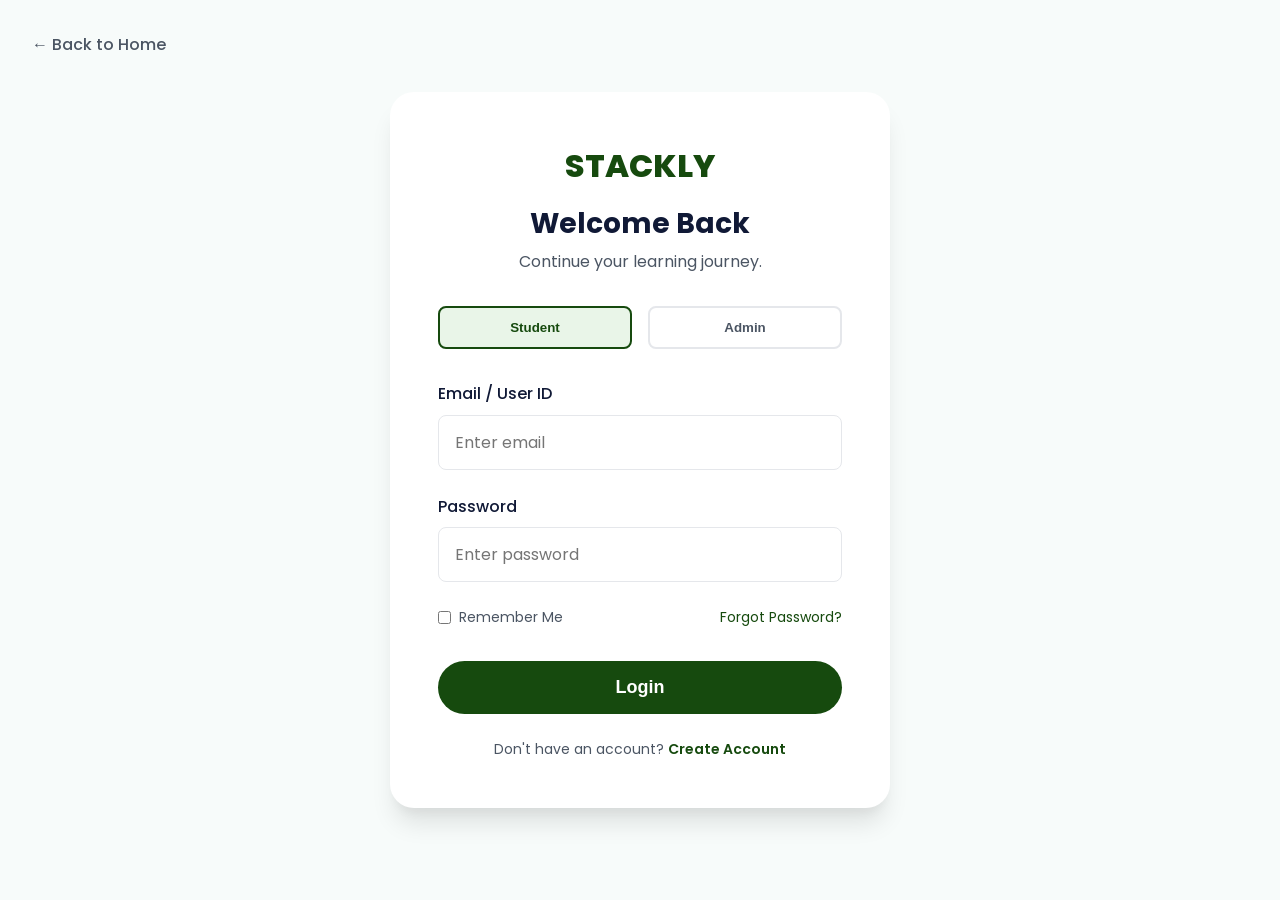
<file: login.html>
<!DOCTYPE html>
<html lang="en">
<head>
    <meta charset="UTF-8">
    <meta name="viewport" content="width=device-width, initial-scale=1.0">
    <title>Login | STACKLY</title>
    <link rel="stylesheet" href="css/style.css">
    <link rel="stylesheet" href="css/responsive.css">
    <link rel="stylesheet" href="css/animations.css">
    <link rel="stylesheet" href="css/auth.css">
    <link rel="stylesheet" href="https://cdnjs.cloudflare.com/ajax/libs/font-awesome/6.4.0/css/all.min.css">
</head>
<body class="auth-page">
    <div id="preloader">
        <div class="preloader-brand" style="margin-bottom: 16px;"><img src="assets/logo.webp" alt="STACKLY Logo" style="height: 80px; width: auto; object-fit: contain;"></div>
        <div class="preloader-text">Learn • Grow • Achieve</div>
    </div>

    <a href="index.html" class="auth-back">&larr; Back to Home</a>
    <div class="auth-card">
        <div class="auth-header">
            <span class="auth-brand">STACKLY</span>
            <h2 class="auth-title">Welcome Back</h2>
            <p class="auth-subtitle">Continue your learning journey.</p>
        </div>
        <div id="loginFormBox">
            <div class="role-selector">
                <button type="button" class="role-btn active" data-role="student" onclick="selectRole('student', this)">Student</button>
                <button type="button" class="role-btn" data-role="admin" onclick="selectRole('admin', this)">Admin</button>
            </div>
            <input type="hidden" id="selectedRole" value="student">
            <div class="form-group">
                <label class="form-label">Email / User ID</label>
                <input type="text" id="emailInput" class="form-control" required placeholder="Enter email">
            </div>
            <div class="form-group">
                <label class="form-label">Password</label>
                <input type="password" class="form-control" required placeholder="Enter password" minlength="6">
            </div>
            <div class="form-options">
                <label class="checkbox-label">
                    <input type="checkbox"> Remember Me
                </label>
                <a href="404.html" style="color: var(--primary);">Forgot Password?</a>
            </div>
            <button type="button" class="btn btn-primary auth-submit" onclick="executeLogin()">Login</button>
        </div>
        <div class="auth-footer">
            Don't have an account? <a href="signup.html">Create Account</a>
        </div>
    </div>
    <script src="js/main.js"></script>
    <script src="js/auth.js"></script>

<script>

    function selectRole(role, btnElement) {
        document.getElementById('selectedRole').value = role;
        var btns = document.querySelectorAll('.role-btn');
        btns.forEach(function(btn) {
            btn.classList.remove('active');
        });
        btnElement.classList.add('active');
    }


    function executeLogin() {
        var roleInput = document.getElementById('selectedRole');
        var role = roleInput ? roleInput.value : 'student';
        
        var emailInput = document.getElementById('emailInput');
        var email = emailInput ? emailInput.value : 'student@gmail.com';
        if(email.trim() === '') email = 'student@gmail.com';
        
        localStorage.setItem('currentUserEmail', email);
        
        if (role === 'admin') {
            window.location.href = 'admindashboard.html';
        } else {
            window.location.href = 'userdashboard.html';
        }
    }
</script>

</body>
</html>
</file>
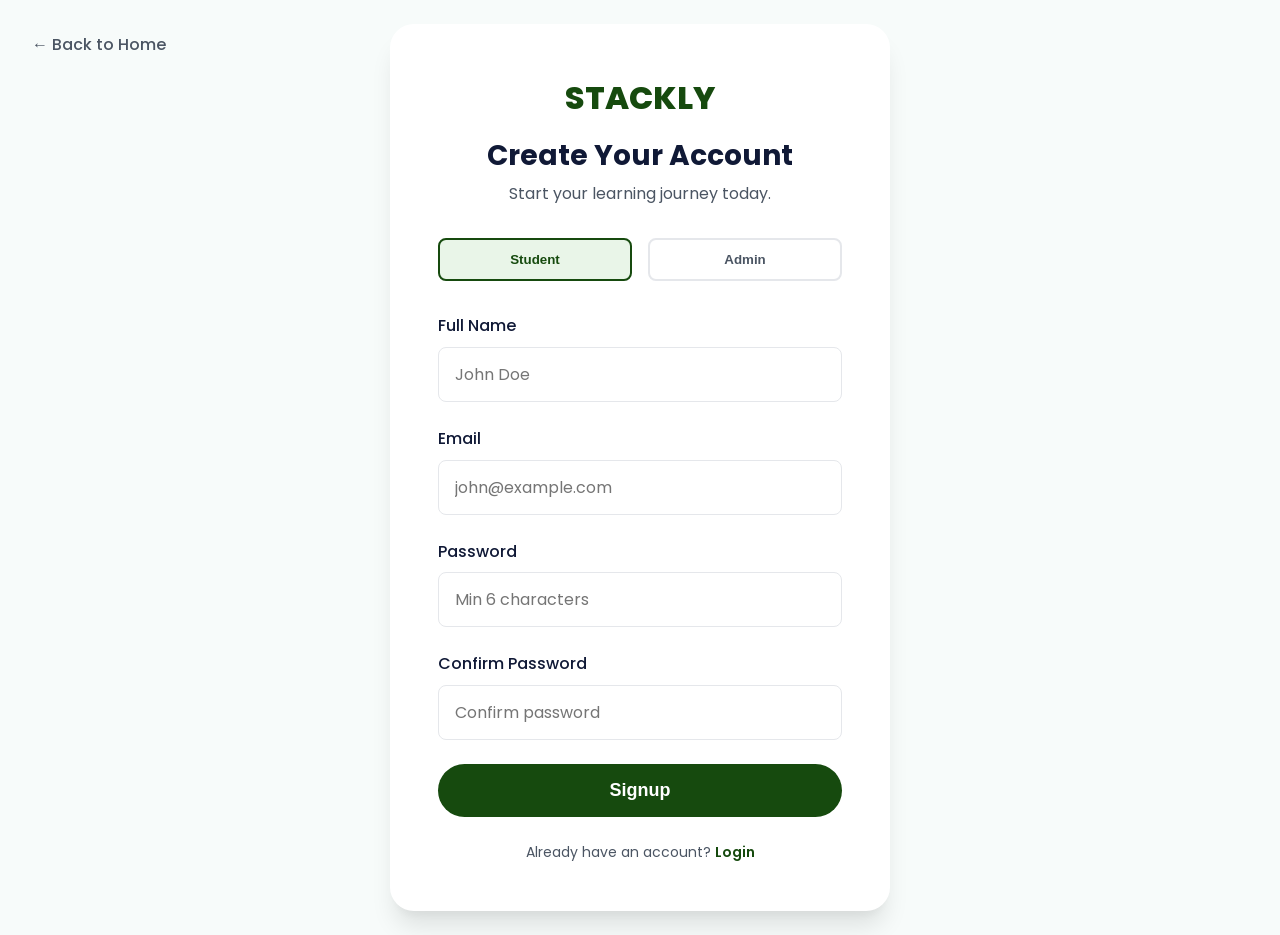
<file: signup.html>
<!DOCTYPE html>
<html lang="en">
<head>
    <meta charset="UTF-8">
    <meta name="viewport" content="width=device-width, initial-scale=1.0">
    <title>Signup | STACKLY</title>
    <link rel="stylesheet" href="css/style.css">
    <link rel="stylesheet" href="css/responsive.css">
    <link rel="stylesheet" href="css/animations.css">
    <link rel="stylesheet" href="css/auth.css">
    <link rel="stylesheet" href="https://cdnjs.cloudflare.com/ajax/libs/font-awesome/6.4.0/css/all.min.css">
</head>
<body class="auth-page">
    <div id="preloader">
        <div class="preloader-brand" style="margin-bottom: 16px;"><img src="assets/logo.webp" alt="STACKLY Logo" style="height: 80px; width: auto; object-fit: contain;"></div>
        <div class="preloader-text">Learn • Grow • Achieve</div>
    </div>

    <a href="index.html" class="auth-back">&larr; Back to Home</a>
    <div class="auth-card">
        <div class="auth-header">
            <span class="auth-brand">STACKLY</span>
            <h2 class="auth-title">Create Your Account</h2>
            <p class="auth-subtitle">Start your learning journey today.</p>
        </div>
        <form id="signupForm" novalidate>
            <div class="role-selector">
                <button type="button" class="role-btn active" data-role="student" onclick="selectRole('student', this)">Student</button>
                <button type="button" class="role-btn" data-role="admin" onclick="selectRole('admin', this)">Admin</button>
            </div>
            <input type="hidden" id="selectedRole" value="student">
            <div class="form-group">
                <label class="form-label">Full Name</label>
                <input type="text" id="signupName" class="form-control" required placeholder="John Doe" oninput="this.value = this.value.replace(/[^a-zA-Z\s]/g, '')">
            </div>
            <div class="form-group">
                <label class="form-label">Email</label>
                <input type="email" class="form-control" required placeholder="john@example.com">
            </div>
            <div class="form-group">
                <label class="form-label">Password</label>
                <input type="password" class="form-control" required placeholder="Min 6 characters" minlength="6">
            </div>
            <div class="form-group">
                <label class="form-label">Confirm Password</label>
                <input type="password" class="form-control" required placeholder="Confirm password" minlength="6">
            </div>
            <button type="submit" class="btn btn-primary auth-submit">Signup</button>
        </form>
        <div class="auth-footer">
            Already have an account? <a href="login.html">Login</a>
        </div>
    </div>
    <script src="js/main.js"></script>
    <script src="js/auth.js"></script>
    <script src="js/notifications.js"></script>

<script>
(function() {
    const hamburger = document.querySelector('.hamburger');
    const navMenu = document.querySelector('.nav-menu');
    const overlay = document.getElementById('menuOverlay');
    if (hamburger && navMenu && overlay) {
        hamburger.addEventListener('click', function() {
            overlay.classList.toggle('active');
        });
        overlay.addEventListener('click', function() {
            navMenu.classList.remove('active');
            overlay.classList.remove('active');
            const lines = hamburger.querySelectorAll('.hamburger-line');
            lines[0].style.transform = 'none';
            lines[1].style.opacity = '1';
            lines[2].style.transform = 'none';
        });
    }

    // Role Selection Logic
    window.selectRole = function(role, btnElement) {
        document.getElementById('selectedRole').value = role;
        var btns = document.querySelectorAll('.role-btn');
        btns.forEach(function(btn) {
            btn.classList.remove('active');
        });
        btnElement.classList.add('active');
    };
})();
</script>

</body>
</html>
</file>
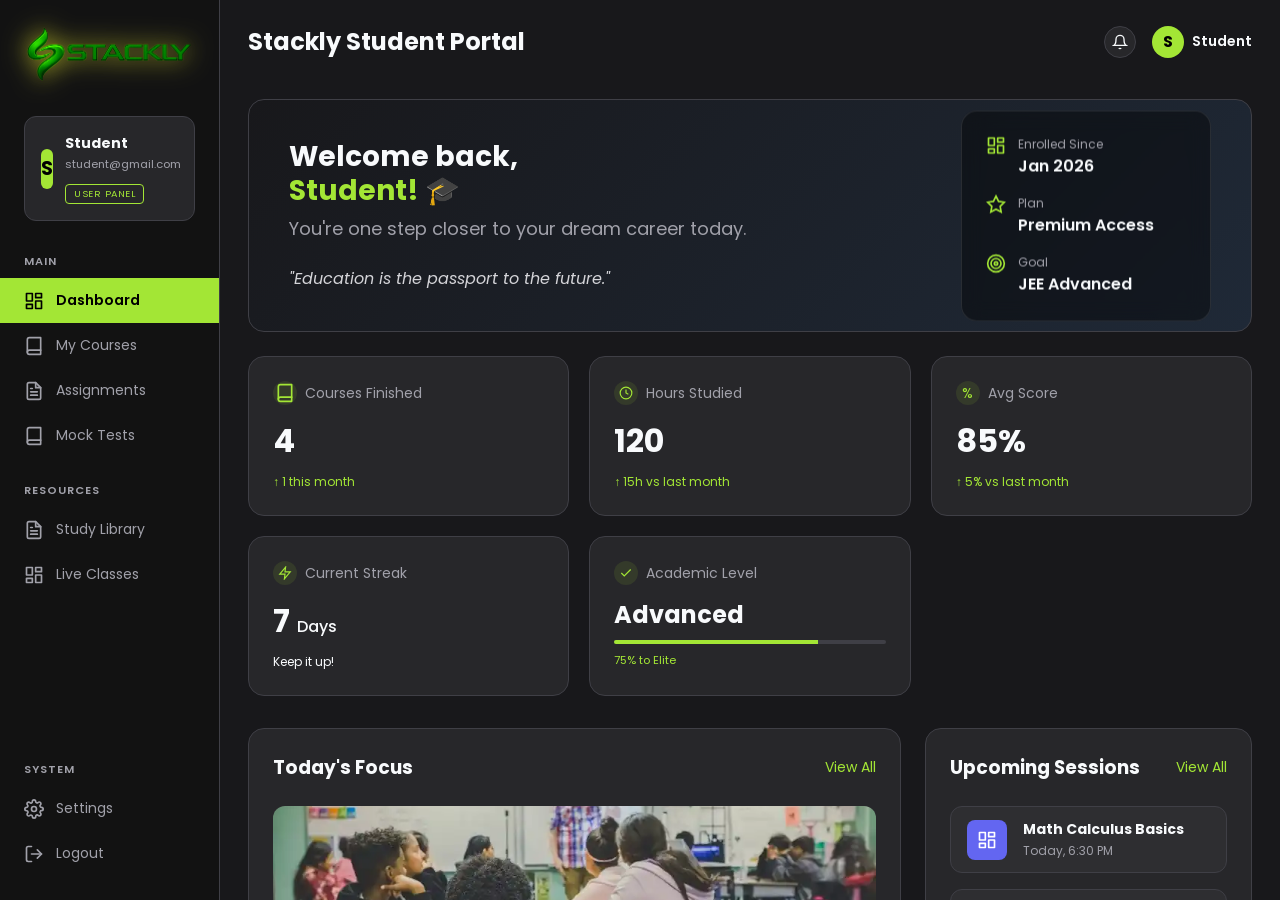
<file: userdashboard.html>
<!DOCTYPE html>
<html lang="en">

<head>
    <meta charset="UTF-8">
    <meta name="viewport" content="width=device-width, initial-scale=1.0">
    <title>Customer Portal | STACKLY</title>

    <style>
        @import url('https://fonts.googleapis.com/css2?family=Poppins:wght@300;400;500;600;700;800&display=swap');

        :root {
            --bg-dark: #121212;
            --bg-main: #18181b;
            --bg-card: #27272a;
            --text-primary: #f8fafc;
            --text-secondary: #a1a1aa;
            --accent: #a3e635;
            /* Bright lime green for dark mode */
            --accent-hover: #bef264;
            --border: #3f3f46;
        }

        * {
            margin: 0;
            padding: 0;
            box-sizing: border-box;
            font-family: 'Poppins', sans-serif;
        }

        body {
            background-color: var(--bg-main);
            color: var(--text-primary);
            display: flex;
            height: 100vh;
            overflow: hidden;
        }

        /* Sidebar */
        .sidebar {
            width: 260px;
            background-color: var(--bg-dark);
            border-right: 1px solid var(--border);
            display: flex;
            flex-direction: column;
            padding: 24px 0;
            height: 100%;
        }

        .brand {
            padding: 0 24px;
            margin-bottom: 32px;
            display: flex;
            align-items: center;
            justify-content: center;
        }

        .brand img {
            height: 60px;
            filter: brightness(2) contrast(1.2) drop-shadow(0 0 12px rgba(163, 230, 53, 0.4));
            object-fit: contain;
        }

        .user-profile {
            margin: 0 24px 32px;
            padding: 16px;
            background-color: var(--bg-card);
            border-radius: 12px;
            display: flex;
            align-items: center;
            gap: 12px;
            border: 1px solid var(--border);
        }

        .avatar {
            width: 40px;
            height: 40px;
            border-radius: 8px;
            background-color: var(--accent);
            color: #000;
            display: flex;
            justify-content: center;
            align-items: center;
            font-weight: 700;
            font-size: 1.2rem;
        }

        .user-info h4 {
            font-size: 0.875rem;
            margin-bottom: 2px;
        }

        .user-info p {
            font-size: 0.7rem;
            color: var(--text-secondary);
            margin-bottom: 6px;
        }

        .role-badge {
            font-size: 0.6rem;
            padding: 2px 8px;
            border-radius: 4px;
            border: 1px solid var(--accent);
            color: var(--accent);
            display: inline-block;
            text-transform: uppercase;
            letter-spacing: 0.5px;
        }

        .menu-group {
            margin-bottom: 24px;
        }

        .menu-label {
            font-size: 0.7rem;
            color: var(--text-secondary);
            text-transform: uppercase;
            letter-spacing: 1px;
            padding: 0 24px;
            margin-bottom: 8px;
            font-weight: 600;
        }

        .menu-item {
            display: flex;
            align-items: center;
            gap: 12px;
            padding: 12px 24px;
            color: var(--text-secondary);
            text-decoration: none;
            font-size: 0.875rem;
            transition: all 0.2s;
        }

        .menu-item:hover {
            color: var(--text-primary);
            background-color: rgba(255, 255, 255, 0.05);
        }

        .menu-item.active {
            background-color: var(--accent);
            color: #000;
            font-weight: 600;
        }

        /* Main Content */
        .main-content {
            flex: 1;
            padding: 32px 40px;
            overflow-y: auto;
        }

        .topbar {
            display: flex;
            justify-content: space-between;
            align-items: center;
            margin-bottom: 40px;
        }

        .card {
            background-color: var(--bg-card);
            border-radius: 16px;
            padding: 24px;
            border: 1px solid var(--border);
        }

        .grid-5 {
            display: grid;
            grid-template-columns: repeat(5, 1fr);
            gap: 20px;
            margin-bottom: 32px;
        }

        .grid-2 {
            display: grid;
            grid-template-columns: 2fr 1fr;
            gap: 24px;
        }

        .stat-val {
            font-size: 2rem;
            font-weight: 700;
            margin: 12px 0 8px;
        }

        .stat-growth {
            font-size: 0.75rem;
            color: var(--accent);
        }

        .btn {
            background-color: var(--accent);
            color: #000;
            padding: 8px 16px;
            border-radius: 8px;
            border: none;
            font-weight: 600;
            cursor: pointer;
            display: flex;
            align-items: center;
            gap: 8px;
        }

        /* ========== MOBILE HAMBURGER FOR DASHBOARD ========== */
        .dash-hamburger {
            display: none;
            background: none;
            border: none;
            cursor: pointer;
            padding: 8px;
            z-index: 1001;
        }

        .dash-hamburger span {
            display: block;
            width: 24px;
            height: 2px;
            background-color: var(--text-primary);
            margin: 5px 0;
            transition: all 0.3s ease;
        }

        .sidebar-overlay {
            display: none;
            position: fixed;
            top: 0;
            left: 0;
            width: 100%;
            height: 100%;
            background: rgba(0, 0, 0, 0.5);
            z-index: 998;
        }

        /* 1440px */
        @media (max-width: 1440px) {
            .main-content {
                padding: 28px 32px;
            }
        }

        /* 1280px */
        @media (max-width: 1280px) {
            .sidebar {
                width: 220px;
            }

            .main-content {
                padding: 24px 28px;
            }

            .grid-5 {
                grid-template-columns: repeat(3, 1fr);
            }
        }

        /* 1024px - Tablet Landscape */
        @media (max-width: 1024px) {
            .sidebar {
                width: 200px;
            }

            .main-content {
                padding: 20px 24px;
            }

            .grid-5 {
                grid-template-columns: repeat(2, 1fr);
            }

            .grid-2 {
                grid-template-columns: 1fr;
            }

            .page-view>div[style*="grid-template-columns"] {
                grid-template-columns: 1fr !important;
            }

            .topbar {
                flex-direction: row;
                justify-content: space-between;
                align-items: center;
            }

            .stat-val {
                font-size: 1.5rem;
            }
        }

        /* 768px - Tablet Portrait: Sidebar becomes off-canvas */
        @media (max-width: 768px) {
            .dash-hamburger {
                display: flex !important;
                flex-direction: column !important;
                justify-content: center !important;
                align-items: center !important;
                position: fixed !important;
                top: 14px !important;
                left: 16px !important;
                height: 32px !important;
                width: 32px !important;
                padding: 0 !important;
                z-index: 1001 !important;
            }

            .dash-hamburger span {
                margin: 2px 0 !important;
            }

            body {
                flex-direction: column;
            }

            .sidebar {
                position: fixed;
                top: 0;
                left: -280px;
                width: 260px;
                height: 100vh;
                z-index: 999;
                transition: left 0.3s ease;
                overflow-y: auto;
            }

            .sidebar.open {
                left: 0;
            }

            .sidebar-overlay.active {
                display: block;
            }

            .main-content {
                width: 100%;
                padding: 84px 16px 24px;
                height: 100vh;
            }

            .grid-5 {
                grid-template-columns: repeat(2, 1fr);
                gap: 12px;
            }

            .grid-2 {
                grid-template-columns: 1fr;
            }

            .page-view>div[style*="grid-template-columns"] {
                grid-template-columns: 1fr !important;
            }

            .topbar {
                position: fixed !important;
                top: 0 !important;
                left: 0 !important;
                width: 100% !important;
                height: auto !important;
                min-height: 60px !important;
                background: #121212 !important;
                z-index: 997 !important;
                display: flex !important;
                flex-direction: row !important;
                flex-wrap: nowrap !important;
                align-items: center !important;
                justify-content: flex-end !important;
                padding: 12px 16px 12px 56px !important;
                margin: 0 !important;
                border-bottom: 1px solid var(--border) !important;
                gap: 12px !important;
            }

            .main-content {
                padding-top: 120px !important;
            }

            /* Make sure we clear the potentially wrapped taller header */
            .topbar h2 {
                display: none !important;
            }

            .topbar span {
                display: none !important;
            }

            .topbar select,
            .topbar button {
                display: block !important;
                flex-shrink: 0;
            }

            /* Hide the profile name next to avatar */
            .topbar::before {
                content: '';
        display: block;
        width: 150px;
        height: 38px;
                background: url('assets/logo.webp') no-repeat center left;
                background-size: contain;
                margin-right: auto;
                margin-top: 0;
                transform: translateY(2px);
            }

            /* Fix absolute positioned card elements overlapping on mobile */
            .card [style*="position: absolute"] {
                position: relative !important;
                right: 0 !important;
                top: 0 !important;
                transform: none !important;
                width: 100% !important;
                margin-top: 24px !important;
            }

            .card {
                padding: 16px;
                border-radius: 12px;
            }

            table {
                font-size: 0.75rem;
            }
        }


        /* Fix text overflow in hero cards */
        .card h1 {
            font-size: 1.75rem !important;
            word-wrap: break-word;
            overflow-wrap: break-word;
            hyphens: auto;
            line-height: 1.2;
        }

        .card h1 span {
            word-wrap: break-word;
        }

        
      .focus-flex { flex-direction: column !important; }
      .focus-flex > div:first-child { width: 100% !important; height: 200px !important; }
    
  /* 480px - Large Phone */
        @media (max-width: 480px) {
            .main-content {
                padding: 84px 16px 16px;
            }

            .grid-5 {
                grid-template-columns: 1fr;
            }

            .stat-val {
                font-size: 1.25rem;
            }

            .topbar {
                margin-bottom: 24px;
                padding-left: 36px;
            }

            .topbar h2 {
                font-size: 1.1rem;
            }

            .user-profile {
                margin: 0 16px 24px;
                padding: 12px;
            }

            .menu-item {
                padding: 10px 16px;
                font-size: 0.8rem;
            }

            .brand {
                margin-bottom: 20px;
            }

            .brand img {
                height: 45px !important;
            }
        }

        /* 390px */
        @media (max-width: 390px) {
            .main-content {
                padding: 84px 12px 12px;
            }

            .card {
                padding: 12px;
            }

            .topbar h2 {
                font-size: 1rem;
            }

            .stat-val {
                font-size: 1.1rem;
            }

            .btn {
                padding: 6px 12px;
                font-size: 0.75rem;
            }
        }

        /* 320px - Smallest screens */
        @media (max-width: 320px) {
            .main-content {
                padding: 84px 8px 8px;
            }

            .card {
                padding: 10px;
                border-radius: 8px;
            }

            .user-profile {
                margin: 0 12px 16px;
            }

            .brand img {
                height: 36px !important;
            }

            h1 {
                font-size: 1.5rem !important;
            }

            h2,
            h3 {
                font-size: 1.2rem !important;
            }

            .card h1 {
                font-size: 1.5rem !important;
            }
        }
    
      .mobile-page-title { display: none; }
      @media (max-width: 768px) {
          .mobile-page-title { 
              display: block !important; 
              font-size: 1.5rem; 
              margin-bottom: 24px; 
              color: white; 
              font-weight: bold;
          }
      }

  
      /* Force logos to be bright and glowing on dark backgrounds */
      .sidebar .brand img,
      .topbar::before {
          filter: drop-shadow(0 0 12px rgba(163, 230, 53, 0.8)) brightness(1.7) contrast(1.2) saturate(1.2) !important;
      }

  
        @media (max-width: 768px) {
            .search-input-desktop { display: none !important; }
            .search-icon-mobile { display: flex !important; align-items: center; justify-content: center; width: 40px; height: 40px; }
            .search-container { flex: 0 0 auto; margin-left: auto; }
        }

</style>

</head>

<body>
    <button class="dash-hamburger" id="dashHamburger">
        <span></span><span></span><span></span>
    </button>
    <div class="sidebar-overlay" id="sidebarOverlay"></div>
    <div class="sidebar">
        <div class="brand">
            <a href="index.html"
                style="display: flex; justify-content: center; align-items: center; text-decoration: none;"><img
                    src="assets/logo.webp" alt="STACKLY"></a>

        </div>

        <div class="user-profile">
            <div class="avatar">G</div>
            <div class="user-info">
                <h4>Gaganachukki</h4>
                <p>student@gmail.com</p>
                <div class="role-badge">USER PANEL</div>
            </div>
        </div>

        <div class="menu-group">
            <div class="menu-label">MAIN</div>
            <a href="#" class="menu-item active" data-target="dashboard"><svg width="20" height="20" viewBox="0 0 24 24"
                    fill="none" stroke="currentColor" stroke-width="2" stroke-linecap="round" stroke-linejoin="round">
                    <rect x="3" y="3" width="7" height="9"></rect>
                    <rect x="14" y="3" width="7" height="5"></rect>
                    <rect x="14" y="12" width="7" height="9"></rect>
                    <rect x="3" y="16" width="7" height="5"></rect>
                </svg> Dashboard</a>
            <a href="#" class="menu-item" data-target="courses"><svg width="20" height="20" viewBox="0 0 24 24"
                    fill="none" stroke="currentColor" stroke-width="2" stroke-linecap="round" stroke-linejoin="round">
                    <path d="M4 19.5A2.5 2.5 0 0 1 6.5 17H20"></path>
                    <path d="M6.5 2H20v20H6.5A2.5 2.5 0 0 1 4 19.5v-15A2.5 2.5 0 0 1 6.5 2z"></path>
                </svg> My Courses</a>
            <a href="#" class="menu-item" data-target="assignments"><svg width="20" height="20" viewBox="0 0 24 24"
                    fill="none" stroke="currentColor" stroke-width="2" stroke-linecap="round" stroke-linejoin="round">
                    <path d="M14 2H6a2 2 0 0 0-2 2v16a2 2 0 0 0 2 2h12a2 2 0 0 0 2-2V8z"></path>
                    <polyline points="14 2 14 8 20 8"></polyline>
                    <line x1="16" y1="13" x2="8" y2="13"></line>
                    <line x1="16" y1="17" x2="8" y2="17"></line>
                    <polyline points="10 9 9 9 8 9"></polyline>
                </svg> Assignments</a>
            <a href="#" class="menu-item" data-target="tests"><svg width="20" height="20" viewBox="0 0 24 24"
                    fill="none" stroke="currentColor" stroke-width="2" stroke-linecap="round" stroke-linejoin="round">
                    <path d="M4 19.5A2.5 2.5 0 0 1 6.5 17H20"></path>
                    <path d="M6.5 2H20v20H6.5A2.5 2.5 0 0 1 4 19.5v-15A2.5 2.5 0 0 1 6.5 2z"></path>
                </svg> Mock Tests</a>
        </div>

        <div class="menu-group">
            <div class="menu-label">RESOURCES</div>
            <a href="#" class="menu-item" data-target="library"><svg width="20" height="20" viewBox="0 0 24 24"
                    fill="none" stroke="currentColor" stroke-width="2" stroke-linecap="round" stroke-linejoin="round">
                    <path d="M14 2H6a2 2 0 0 0-2 2v16a2 2 0 0 0 2 2h12a2 2 0 0 0 2-2V8z"></path>
                    <polyline points="14 2 14 8 20 8"></polyline>
                    <line x1="16" y1="13" x2="8" y2="13"></line>
                    <line x1="16" y1="17" x2="8" y2="17"></line>
                    <polyline points="10 9 9 9 8 9"></polyline>
                </svg> Study Library</a>
            <a href="#" class="menu-item" data-target="live"><svg width="20" height="20" viewBox="0 0 24 24" fill="none"
                    stroke="currentColor" stroke-width="2" stroke-linecap="round" stroke-linejoin="round">
                    <rect x="3" y="3" width="7" height="9"></rect>
                    <rect x="14" y="3" width="7" height="5"></rect>
                    <rect x="14" y="12" width="7" height="9"></rect>
                    <rect x="3" y="16" width="7" height="5"></rect>
                </svg> Live Classes</a>
        </div>

        <div style="flex: 1;"></div>

        <div class="menu-group" style="margin-bottom: 0;">
            <div class="menu-label">SYSTEM</div>
            <a href="#" class="menu-item" data-target="settings"><svg width="20" height="20" viewBox="0 0 24 24"
                    fill="none" stroke="currentColor" stroke-width="2" stroke-linecap="round" stroke-linejoin="round">
                    <circle cx="12" cy="12" r="3"></circle>
                    <path
                        d="M19.4 15a1.65 1.65 0 0 0 .33 1.82l.06.06a2 2 0 0 1 0 2.83 2 2 0 0 1-2.83 0l-.06-.06a1.65 1.65 0 0 0-1.82-.33 1.65 1.65 0 0 0-1 1.51V21a2 2 0 0 1-2 2 2 2 0 0 1-2-2v-.09A1.65 1.65 0 0 0 9 19.4a1.65 1.65 0 0 0-1.82.33l-.06.06a2 2 0 0 1-2.83 0 2 2 0 0 1 0-2.83l.06-.06a1.65 1.65 0 0 0 .33-1.82 1.65 1.65 0 0 0-1.51-1H3a2 2 0 0 1-2-2 2 2 0 0 1 2-2h.09A1.65 1.65 0 0 0 4.6 9a1.65 1.65 0 0 0-.33-1.82l-.06-.06a2 2 0 0 1 0-2.83 2 2 0 0 1 2.83 0l.06.06a1.65 1.65 0 0 0 1.82.33H9a1.65 1.65 0 0 0 1-1.51V3a2 2 0 0 1 2-2 2 2 0 0 1 2 2v.09a1.65 1.65 0 0 0 1 1.51 1.65 1.65 0 0 0 1.82-.33l.06-.06a2 2 0 0 1 2.83 0 2 2 0 0 1 0 2.83l-.06.06a1.65 1.65 0 0 0-.33 1.82V9a1.65 1.65 0 0 0 1.51 1H21a2 2 0 0 1 2 2 2 2 0 0 1-2 2h-.09a1.65 1.65 0 0 0-1.51 1z">
                    </path>
                </svg> Settings</a>
            <a href="login.html" class="menu-item"><svg width="20" height="20" viewBox="0 0 24 24" fill="none"
                    stroke="currentColor" stroke-width="2" stroke-linecap="round" stroke-linejoin="round">
                    <path d="M9 21H5a2 2 0 0 1-2-2V5a2 2 0 0 1 2-2h4"></path>
                    <polyline points="16 17 21 12 16 7"></polyline>
                    <line x1="21" y1="12" x2="9" y2="12"></line>
                </svg> Logout</a>
        </div>
    </div>

    <div class="main-content">
        <div id="view-dashboard" class="page-view active">
            <h2 class="mobile-page-title">Stackly Student Portal</h2>
              <div class="topbar">
                  <h2>Stackly Student Portal</h2>
                <div style="display: flex; align-items: center; gap: 16px;">
                    <div
                        style="width: 32px; height: 32px; border-radius: 50%; background: var(--bg-card); display: flex; justify-content: center; align-items: center; border: 1px solid var(--border);">
                        <svg width="16" height="16" viewBox="0 0 24 24" fill="none" stroke="currentColor"
                            stroke-width="2">
                            <path d="M18 8A6 6 0 0 0 6 8c0 7-3 9-3 9h18s-3-2-3-9"></path>
                            <path d="M13.73 21a2 2 0 0 1-3.46 0"></path>
                        </svg>
                    </div>
                    <div style="display: flex; align-items: center; gap: 8px;">
                        <div class="avatar" style="width: 32px; height: 32px; font-size: 1rem; border-radius: 50%;">G
                        </div>
                        <span style="font-weight: 600; font-size: 0.875rem;">Gaganachukki</span>
                    </div>
                </div>
            </div>

            <div class="card"
                style="margin-bottom: 24px; padding: 40px; position: relative; overflow: hidden; background: linear-gradient(135deg, #18181b 0%, #1f2937 100%);">
                <div style="position: relative; z-index: 1;">
                    <h1 style="font-size: 2.5rem; margin-bottom: 8px;">Welcome back,<br><span
                            style="color: var(--accent);">Gaganachukki! 🎓</span></h1>
                    <p style="color: var(--text-secondary); margin-bottom: 24px; font-size: 1.125rem;">You're one step
                        closer to your dream career today.</p>
                    <p style="font-style: italic; color: #d4d4d8;">"Education is the passport to the future."</p>
                </div>

                <div
                    style="position: absolute; right: 40px; top: 50%; transform: translateY(-50%); background: rgba(0,0,0,0.4); backdrop-filter: blur(10px); padding: 24px; border-radius: 16px; border: 1px solid rgba(255,255,255,0.1); width: 250px;">
                    <div style="display: flex; gap: 12px; margin-bottom: 16px; align-items: flex-start;">
                        <div style="color: var(--accent);"><svg width="20" height="20" viewBox="0 0 24 24" fill="none"
                                stroke="currentColor" stroke-width="2" stroke-linecap="round" stroke-linejoin="round">
                                <rect x="3" y="3" width="7" height="9"></rect>
                                <rect x="14" y="3" width="7" height="5"></rect>
                                <rect x="14" y="12" width="7" height="9"></rect>
                                <rect x="3" y="16" width="7" height="5"></rect>
                            </svg></div>
                        <div>
                            <div style="font-size: 0.75rem; color: var(--text-secondary);">Enrolled Since</div>
                            <div style="font-weight: 600;">Jan 2026</div>
                        </div>
                    </div>
                    <div style="display: flex; gap: 12px; margin-bottom: 16px; align-items: flex-start;">
                        <div style="color: var(--accent);"><svg width="20" height="20" viewBox="0 0 24 24" fill="none"
                                stroke="currentColor" stroke-width="2">
                                <polygon
                                    points="12 2 15.09 8.26 22 9.27 17 14.14 18.18 21.02 12 17.77 5.82 21.02 7 14.14 2 9.27 8.91 8.26 12 2">
                                </polygon>
                            </svg></div>
                        <div>
                            <div style="font-size: 0.75rem; color: var(--text-secondary);">Plan</div>
                            <div style="font-weight: 600;">Premium Access</div>
                        </div>
                    </div>
                    <div style="display: flex; gap: 12px; align-items: flex-start;">
                        <div style="color: var(--accent);"><svg width="20" height="20" viewBox="0 0 24 24" fill="none"
                                stroke="currentColor" stroke-width="2">
                                <circle cx="12" cy="12" r="10"></circle>
                                <circle cx="12" cy="12" r="6"></circle>
                                <circle cx="12" cy="12" r="2"></circle>
                            </svg></div>
                        <div>
                            <div style="font-size: 0.75rem; color: var(--text-secondary);">Goal</div>
                            <div style="font-weight: 600;">JEE Advanced</div>
                        </div>
                    </div>
                </div>
            </div>

            <div class="grid-5">
                <div class="card">
                    <div
                        style="display: flex; gap: 8px; align-items: center; color: var(--text-secondary); font-size: 0.875rem;">
                        <div
                            style="width: 24px; height: 24px; border-radius: 50%; background: rgba(163, 230, 53, 0.1); color: var(--accent); display: flex; justify-content: center; align-items: center;">
                            <svg width="20" height="20" viewBox="0 0 24 24" fill="none" stroke="currentColor"
                                stroke-width="2" stroke-linecap="round" stroke-linejoin="round">
                                <path d="M4 19.5A2.5 2.5 0 0 1 6.5 17H20"></path>
                                <path d="M6.5 2H20v20H6.5A2.5 2.5 0 0 1 4 19.5v-15A2.5 2.5 0 0 1 6.5 2z"></path>
                            </svg></div> Courses Finished
                    </div>
                    <div class="stat-val">4</div>
                    <div class="stat-growth">↑ 1 this month</div>
                </div>
                <div class="card">
                    <div
                        style="display: flex; gap: 8px; align-items: center; color: var(--text-secondary); font-size: 0.875rem;">
                        <div
                            style="width: 24px; height: 24px; border-radius: 50%; background: rgba(163, 230, 53, 0.1); color: var(--accent); display: flex; justify-content: center; align-items: center;">
                            <svg width="14" height="14" viewBox="0 0 24 24" fill="none" stroke="currentColor"
                                stroke-width="2">
                                <circle cx="12" cy="12" r="10"></circle>
                                <polyline points="12 6 12 12 16 14"></polyline>
                            </svg></div> Hours Studied
                    </div>
                    <div class="stat-val">120</div>
                    <div class="stat-growth">↑ 15h vs last month</div>
                </div>
                <div class="card">
                    <div
                        style="display: flex; gap: 8px; align-items: center; color: var(--text-secondary); font-size: 0.875rem;">
                        <div
                            style="width: 24px; height: 24px; border-radius: 50%; background: rgba(163, 230, 53, 0.1); color: var(--accent); display: flex; justify-content: center; align-items: center;">
                            %</div> Avg Score
                    </div>
                    <div class="stat-val">85%</div>
                    <div class="stat-growth">↑ 5% vs last month</div>
                </div>
                <div class="card">
                    <div
                        style="display: flex; gap: 8px; align-items: center; color: var(--text-secondary); font-size: 0.875rem;">
                        <div
                            style="width: 24px; height: 24px; border-radius: 50%; background: rgba(163, 230, 53, 0.1); color: var(--accent); display: flex; justify-content: center; align-items: center;">
                            <svg width="14" height="14" viewBox="0 0 24 24" fill="none" stroke="currentColor"
                                stroke-width="2">
                                <path d="M13 2L3 14h9l-1 8 10-12h-9l1-8z"></path>
                            </svg></div> Current Streak
                    </div>
                    <div class="stat-val">7 <span style="font-size: 1rem; font-weight: 500;">Days</span></div>
                    <div class="stat-growth" style="color: var(--text-primary);">Keep it up!</div>
                </div>
                <div class="card">
                    <div
                        style="display: flex; gap: 8px; align-items: center; color: var(--text-secondary); font-size: 0.875rem; margin-bottom: 12px;">
                        <div
                            style="width: 24px; height: 24px; border-radius: 50%; background: rgba(163, 230, 53, 0.1); color: var(--accent); display: flex; justify-content: center; align-items: center;">
                            <svg width="14" height="14" viewBox="0 0 24 24" fill="none" stroke="currentColor"
                                stroke-width="2">
                                <polyline points="20 6 9 17 4 12"></polyline>
                            </svg></div> Academic Level
                    </div>
                    <div style="font-size: 1.5rem; font-weight: 700; margin-bottom: 8px;">Advanced</div>
                    <div
                        style="height: 4px; background: #3f3f46; border-radius: 2px; overflow: hidden; margin-bottom: 8px;">
                        <div style="height: 100%; width: 75%; background: var(--accent);"></div>
                    </div>
                    <div style="font-size: 0.7rem; color: var(--accent);">75% to Elite</div>
                </div>
            </div>

            <div class="grid-2">
                <div class="card">
                    <div
                        style="display: flex; justify-content: space-between; align-items: center; margin-bottom: 24px;">
                        <h3>Today's Focus</h3>
                        <a href="404.html"
                            style="color: var(--accent); text-decoration: none; font-size: 0.875rem;">View All</a>
                    </div>
                    <div class="focus-flex" style="display: flex; gap: 24px;">
                        <div
                            style="width: 150px; height: 100px; background: #3f3f46; border-radius: 12px; overflow: hidden;">
                            <img src="assets/course-jee.webp" style="width: 100%; height: 100%; object-fit: cover;">
                        </div>
                        <div style="flex: 1;">
                            <div class="role-badge"
                                style="margin-bottom: 8px; border-color: transparent; background: rgba(163, 230, 53, 0.1);">
                                Physics</div>
                            <h3 style="margin-bottom: 8px;">Thermodynamics - Live Class</h3>
                            <p style="font-size: 0.875rem; color: var(--text-secondary); margin-bottom: 16px;">Focus on
                                Carnot engine, entropy, and complex numericals.</p>
                            <div style="display: flex; gap: 16px; font-size: 0.75rem; color: var(--text-secondary);">
                                <span style="display: flex; align-items: center; gap: 4px;"><svg width="20" height="20"
                                        viewBox="0 0 24 24" fill="none" stroke="currentColor" stroke-width="2"
                                        stroke-linecap="round" stroke-linejoin="round">
                                        <rect x="3" y="3" width="7" height="9"></rect>
                                        <rect x="14" y="3" width="7" height="5"></rect>
                                        <rect x="14" y="12" width="7" height="9"></rect>
                                        <rect x="3" y="16" width="7" height="5"></rect>
                                    </svg> 45 min</span>
                                <span style="display: flex; align-items: center; gap: 4px;"><svg width="20" height="20"
                                        viewBox="0 0 24 24" fill="none" stroke="currentColor" stroke-width="2"
                                        stroke-linecap="round" stroke-linejoin="round">
                                        <path d="M14 2H6a2 2 0 0 0-2 2v16a2 2 0 0 0 2 2h12a2 2 0 0 0 2-2V8z"></path>
                                        <polyline points="14 2 14 8 20 8"></polyline>
                                        <line x1="16" y1="13" x2="8" y2="13"></line>
                                        <line x1="16" y1="17" x2="8" y2="17"></line>
                                        <polyline points="10 9 9 9 8 9"></polyline>
                                    </svg> Quiz Included</span>
                            </div>
                        </div>
                    </div>
                </div>

                <div class="card">
                    <div
                        style="display: flex; justify-content: space-between; align-items: center; margin-bottom: 24px;">
                        <h3>Upcoming Sessions</h3>
                        <a href="404.html"
                            style="color: var(--accent); text-decoration: none; font-size: 0.875rem;">View All</a>
                    </div>
                    <div style="display: flex; flex-direction: column; gap: 16px;">
                        <div
                            style="background: rgba(255,255,255,0.03); border: 1px solid var(--border); padding: 12px 16px; border-radius: 12px; display: flex; gap: 16px; align-items: center;">
                            <div
                                style="width: 40px; height: 40px; background: #6366f1; border-radius: 8px; display: flex; justify-content: center; align-items: center; color: #fff;">
                                <svg width="20" height="20" viewBox="0 0 24 24" fill="none" stroke="currentColor"
                                    stroke-width="2" stroke-linecap="round" stroke-linejoin="round">
                                    <rect x="3" y="3" width="7" height="9"></rect>
                                    <rect x="14" y="3" width="7" height="5"></rect>
                                    <rect x="14" y="12" width="7" height="9"></rect>
                                    <rect x="3" y="16" width="7" height="5"></rect>
                                </svg></div>
                            <div>
                                <h4 style="font-size: 0.875rem; margin-bottom: 2px;">Math Calculus Basics</h4>
                                <p style="font-size: 0.75rem; color: var(--text-secondary);">Today, 6:30 PM</p>
                            </div>
                        </div>
                        <div
                            style="background: rgba(255,255,255,0.03); border: 1px solid var(--border); padding: 12px 16px; border-radius: 12px; display: flex; gap: 16px; align-items: center;">
                            <div
                                style="width: 40px; height: 40px; background: var(--accent); border-radius: 8px; display: flex; justify-content: center; align-items: center; color: #000;">
                                <svg width="20" height="20" viewBox="0 0 24 24" fill="none" stroke="currentColor"
                                    stroke-width="2" stroke-linecap="round" stroke-linejoin="round">
                                    <path d="M4 19.5A2.5 2.5 0 0 1 6.5 17H20"></path>
                                    <path d="M6.5 2H20v20H6.5A2.5 2.5 0 0 1 4 19.5v-15A2.5 2.5 0 0 1 6.5 2z"></path>
                                </svg></div>
                            <div>
                                <h4 style="font-size: 0.875rem; margin-bottom: 2px;">Chemistry Organic Recap</h4>
                                <p style="font-size: 0.75rem; color: var(--text-secondary);">Tomorrow, 7:00 AM</p>
                            </div>
                        </div>
                    </div>
                </div>
            </div>



        </div> <!-- End view-dashboard -->


        <div id="view-courses" class="page-view" style="display: none;">
            <h2 class="mobile-page-title">My Courses</h2>
              <div class="topbar">
                  <h2>My Courses</h2>
                <div class="search-container">
                    <input type="text" class="search-input-desktop" placeholder="Search courses..." style="padding: 8px 16px; border-radius: 8px; border: 1px solid var(--border); background: var(--bg-main); color: white;">
                    <button class="search-icon-mobile" style="background: transparent; border: none; color: white; display: none;">
                        <svg width="24" height="24" viewBox="0 0 24 24" fill="none" stroke="currentColor" stroke-width="2"><circle cx="11" cy="11" r="8"></circle><line x1="21" y1="21" x2="16.65" y2="16.65"></line></svg>
                    </button>
                </div>
            </div>

            <div style="display: grid; grid-template-columns: 1fr 1fr; gap: 24px;">

                <div class="card" style="display: flex; flex-direction: column;">
                    <div
                        style="height: 120px; background: #27272a; border-radius: 8px; margin-bottom: 16px; display: flex; align-items: center; justify-content: center; font-size: 3rem;">
                        📘</div>
                    <h3 style="margin-bottom: 8px; flex: 1;">Physics Mechanics</h3>
                    <div
                        style="display: flex; justify-content: space-between; font-size: 0.75rem; color: var(--text-secondary); margin-bottom: 8px;">
                        <span>85% Completed</span>
                        <span>12/48 Lessons</span>
                    </div>
                    <div
                        style="height: 6px; background: #3f3f46; border-radius: 3px; overflow: hidden; margin-bottom: 16px;">
                        <div style="height: 100%; width: 85%; background: #6366f1;"></div>
                    </div>
                    <button class="btn" style="width: 100%; justify-content: center; "
                        onclick="window.location.href='404.html'">Resume Course</button>
                </div>

                <div class="card" style="display: flex; flex-direction: column;">
                    <div
                        style="height: 120px; background: #27272a; border-radius: 8px; margin-bottom: 16px; display: flex; align-items: center; justify-content: center; font-size: 3rem;">
                        📘</div>
                    <h3 style="margin-bottom: 8px; flex: 1;">Chemistry Organic</h3>
                    <div
                        style="display: flex; justify-content: space-between; font-size: 0.75rem; color: var(--text-secondary); margin-bottom: 8px;">
                        <span>60% Completed</span>
                        <span>12/48 Lessons</span>
                    </div>
                    <div
                        style="height: 6px; background: #3f3f46; border-radius: 3px; overflow: hidden; margin-bottom: 16px;">
                        <div style="height: 100%; width: 60%; background: #6366f1;"></div>
                    </div>
                    <button class="btn" style="width: 100%; justify-content: center; "
                        onclick="window.location.href='404.html'">Resume Course</button>
                </div>

                <div class="card" style="display: flex; flex-direction: column;">
                    <div
                        style="height: 120px; background: #27272a; border-radius: 8px; margin-bottom: 16px; display: flex; align-items: center; justify-content: center; font-size: 3rem;">
                        📘</div>
                    <h3 style="margin-bottom: 8px; flex: 1;">Math Calculus</h3>
                    <div
                        style="display: flex; justify-content: space-between; font-size: 0.75rem; color: var(--text-secondary); margin-bottom: 8px;">
                        <span>40% Completed</span>
                        <span>12/48 Lessons</span>
                    </div>
                    <div
                        style="height: 6px; background: #3f3f46; border-radius: 3px; overflow: hidden; margin-bottom: 16px;">
                        <div style="height: 100%; width: 40%; background: #6366f1;"></div>
                    </div>
                    <button class="btn" style="width: 100%; justify-content: center; "
                        onclick="window.location.href='404.html'">Resume Course</button>
                </div>

                <div class="card" style="display: flex; flex-direction: column;">
                    <div
                        style="height: 120px; background: #27272a; border-radius: 8px; margin-bottom: 16px; display: flex; align-items: center; justify-content: center; font-size: 3rem;">
                        📘</div>
                    <h3 style="margin-bottom: 8px; flex: 1;">English Grammar</h3>
                    <div
                        style="display: flex; justify-content: space-between; font-size: 0.75rem; color: var(--text-secondary); margin-bottom: 8px;">
                        <span>100% Completed</span>
                        <span>12/48 Lessons</span>
                    </div>
                    <div
                        style="height: 6px; background: #3f3f46; border-radius: 3px; overflow: hidden; margin-bottom: 16px;">
                        <div style="height: 100%; width: 100%; background: var(--accent);"></div>
                    </div>
                    <button class="btn"
                        style="width: 100%; justify-content: center; background: transparent; border: 1px solid var(--border); color: white;"
                        onclick="window.location.href='404.html'">Review Course</button>
                </div>

                <div class="card" style="display: flex; flex-direction: column;">
                    <div
                        style="height: 120px; background: #27272a; border-radius: 8px; margin-bottom: 16px; display: flex; align-items: center; justify-content: center; font-size: 3rem;">
                        📘</div>
                    <h3 style="margin-bottom: 8px; flex: 1;">Biology Cell Structure</h3>
                    <div
                        style="display: flex; justify-content: space-between; font-size: 0.75rem; color: var(--text-secondary); margin-bottom: 8px;">
                        <span>12% Completed</span>
                        <span>12/48 Lessons</span>
                    </div>
                    <div
                        style="height: 6px; background: #3f3f46; border-radius: 3px; overflow: hidden; margin-bottom: 16px;">
                        <div style="height: 100%; width: 12%; background: #6366f1;"></div>
                    </div>
                    <button class="btn" style="width: 100%; justify-content: center; "
                        onclick="window.location.href='404.html'">Resume Course</button>
                </div>

                <div class="card" style="display: flex; flex-direction: column;">
                    <div
                        style="height: 120px; background: #27272a; border-radius: 8px; margin-bottom: 16px; display: flex; align-items: center; justify-content: center; font-size: 3rem;">
                        📘</div>
                    <h3 style="margin-bottom: 8px; flex: 1;">Mock Test Series</h3>
                    <div
                        style="display: flex; justify-content: space-between; font-size: 0.75rem; color: var(--text-secondary); margin-bottom: 8px;">
                        <span>50% Completed</span>
                        <span>12/48 Lessons</span>
                    </div>
                    <div
                        style="height: 6px; background: #3f3f46; border-radius: 3px; overflow: hidden; margin-bottom: 16px;">
                        <div style="height: 100%; width: 50%; background: #6366f1;"></div>
                    </div>
                    <button class="btn" style="width: 100%; justify-content: center; "
                        onclick="window.location.href='404.html'">Resume Course</button>
                </div>

            </div>
        </div>

        <div id="view-assignments" class="page-view" style="display: none;">
            <h2 class="mobile-page-title">Assignments</h2>
              <div class="topbar">
                  <h2>Assignments</h2>
            </div>
            <div style="display: grid; grid-template-columns: 1fr 1fr; gap: 24px;">
                <div class="card">
                    <h3 style="margin-bottom: 16px;">Pending Tasks (4)</h3>
                    <div style="display: flex; flex-direction: column; gap: 12px;">
                        <div
                            style="background: rgba(239, 68, 68, 0.05); padding: 16px; border-radius: 8px; border-left: 4px solid #ef4444;">
                            <div
                                style="display: flex; justify-content: space-between; align-items: flex-start; flex-wrap: wrap; gap: 8px;">
                                <h4>Thermodynamics Problem Set</h4>
                                <span
                                    style="font-size: 0.75rem; background: #ef4444; color: white; padding: 2px 8px; border-radius: 4px;">Urgent</span>
                            </div>
                            <p style="font-size: 0.75rem; color: var(--text-secondary); margin-top: 8px;">Due Today,
                                11:59 PM • Physics</p>
                            <button class="btn" style="margin-top: 12px; font-size: 0.75rem; padding: 4px 12px;"
                                onclick="window.location.href='404.html'">Submit Work</button>
                        </div>
                        <div
                            style="background: rgba(245, 158, 11, 0.05); padding: 16px; border-radius: 8px; border-left: 4px solid #f59e0b;">
                            <h4>Calculus Integration Sheet</h4>
                            <p style="font-size: 0.75rem; color: var(--text-secondary); margin-top: 8px;">Due in 3 days
                                • Mathematics</p>
                            <button class="btn"
                                style="margin-top: 12px; font-size: 0.75rem; padding: 4px 12px; background: transparent; border: 1px solid var(--accent); color: var(--accent);"
                                onclick="window.location.href='404.html'">Start</button>
                        </div>
                        <div
                            style="background: rgba(255, 255, 255, 0.03); padding: 16px; border-radius: 8px; border-left: 4px solid var(--border);">
                            <h4>Organic Chem Nomenclature</h4>
                            <p style="font-size: 0.75rem; color: var(--text-secondary); margin-top: 8px;">Due next week
                                • Chemistry</p>
                        </div>
                    </div>
                </div>

                <div class="card">
                    <h3 style="margin-bottom: 16px;">Recently Graded</h3>
                    <div style="display: flex; flex-direction: column; gap: 12px;">
                        <div
                            style="display: flex; justify-content: space-between; align-items: center; padding: 16px; border: 1px solid var(--border); border-radius: 8px;">
                            <div>
                                <h4>Kinematics Quiz</h4>
                                <p style="font-size: 0.75rem; color: var(--text-secondary);">Physics</p>
                            </div>
                            <div style="font-size: 1.5rem; font-weight: bold; color: var(--accent);">18/20</div>
                        </div>
                        <div
                            style="display: flex; justify-content: space-between; align-items: center; padding: 16px; border: 1px solid var(--border); border-radius: 8px;">
                            <div>
                                <h4>Periodic Table Essay</h4>
                                <p style="font-size: 0.75rem; color: var(--text-secondary);">Chemistry</p>
                            </div>
                            <div style="font-size: 1.5rem; font-weight: bold; color: #f59e0b;">7/10</div>
                        </div>
                    </div>
                </div>
            </div>
        </div>

        <div id="view-tests" class="page-view" style="display: none;">
            <h2 class="mobile-page-title">Mock Tests Center</h2>
              <div class="topbar">
                  <h2>Mock Tests Center</h2>
            </div>

            <div class="card"
                style="margin-bottom: 24px; text-align: center; padding: 60px 20px; background: linear-gradient(135deg, rgba(163,230,53,0.1) 0%, #121212 100%); border: 1px solid var(--accent);">
                <div
                    style="display: inline-block; background: var(--accent); color: #000; font-weight: bold; padding: 4px 12px; border-radius: 16px; margin-bottom: 16px; font-size: 0.75rem;">
                    LIVE NOW</div>
                <h1 style="margin-bottom: 12px;">JEE Full Length Mock Test 4</h1>
                <p
                    style="color: var(--text-secondary); margin-bottom: 24px; max-width: 500px; margin-left: auto; margin-right: auto;">
                    This is a proctored 3-hour examination covering the entire class 11 and 12 syllabus. Ensure your
                    webcam is connected.</p>
                <div style="display: flex; justify-content: center; gap: 24px; margin-bottom: 32px;">
                    <div>
                        <h3 style="color: white;">180</h3>
                        <p style="font-size: 0.75rem; color: var(--text-secondary);">Minutes</p>
                    </div>
                    <div>
                        <h3 style="color: white;">90</h3>
                        <p style="font-size: 0.75rem; color: var(--text-secondary);">Questions</p>
                    </div>
                    <div>
                        <h3 style="color: white;">300</h3>
                        <p style="font-size: 0.75rem; color: var(--text-secondary);">Marks</p>
                    </div>
                </div>
                <button class="btn" style="font-size: 1.1rem; padding: 12px 32px;"
                    onclick="window.location.href='404.html'">Launch Examination</button>
            </div>

            <div style="display: grid; grid-template-columns: 1fr 1fr; gap: 24px;">
                <div class="card">
                    <h3 style="margin-bottom: 16px;">Test Analytics</h3>
                    <div
                        style="height: 200px; display: flex; align-items: flex-end; gap: 16px; border-bottom: 1px solid var(--border); padding-bottom: 8px;">
                        <div
                            style="flex: 1; background: var(--accent); height: 40%; border-radius: 4px 4px 0 0; position: relative;">
                            <span
                                style="position: absolute; top: -20px; width: 100%; text-align: center; font-size: 0.75rem;">120</span>
                        </div>
                        <div
                            style="flex: 1; background: var(--accent); height: 60%; border-radius: 4px 4px 0 0; position: relative;">
                            <span
                                style="position: absolute; top: -20px; width: 100%; text-align: center; font-size: 0.75rem;">180</span>
                        </div>
                        <div
                            style="flex: 1; background: var(--accent); height: 50%; border-radius: 4px 4px 0 0; position: relative;">
                            <span
                                style="position: absolute; top: -20px; width: 100%; text-align: center; font-size: 0.75rem;">150</span>
                        </div>
                        <div
                            style="flex: 1; background: var(--accent); height: 80%; border-radius: 4px 4px 0 0; position: relative;">
                            <span
                                style="position: absolute; top: -20px; width: 100%; text-align: center; font-size: 0.75rem;">240</span>
                        </div>
                    </div>
                    <div
                        style="display: flex; justify-content: space-between; margin-top: 8px; font-size: 0.75rem; color: var(--text-secondary);">
                        <span style="flex: 1; text-align: center;">Test 1</span>
                        <span style="flex: 1; text-align: center;">Test 2</span>
                        <span style="flex: 1; text-align: center;">Test 3</span>
                        <span style="flex: 1; text-align: center;">Test 4</span>
                    </div>
                </div>
                <div class="card">
                    <h3 style="margin-bottom: 16px;">Practice Tests</h3>
                    <div style="display: flex; flex-direction: column; gap: 12px;">
                        <div
                            style="display: flex; justify-content: space-between; align-items: center; border-bottom: 1px solid var(--border); padding-bottom: 12px;">
                            <div>
                                <h4>Chapter 1: Kinematics</h4>
                                <p style="font-size: 0.75rem; color: var(--text-secondary);">20 Questions • 30 Mins</p>
                            </div>
                            <button
                                style="background: transparent; border: 1px solid var(--accent); color: var(--accent); padding: 4px 12px; border-radius: 4px;"
                                onclick="window.location.href='404.html'">Start</button>
                        </div>
                        <div
                            style="display: flex; justify-content: space-between; align-items: center; border-bottom: 1px solid var(--border); padding-bottom: 12px;">
                            <div>
                                <h4>Chapter 2: Laws of Motion</h4>
                                <p style="font-size: 0.75rem; color: var(--text-secondary);">25 Questions • 45 Mins</p>
                            </div>
                            <button
                                style="background: transparent; border: 1px solid var(--accent); color: var(--accent); padding: 4px 12px; border-radius: 4px;"
                                onclick="window.location.href='404.html'">Start</button>
                        </div>
                        <div
                            style="display: flex; justify-content: space-between; align-items: center; padding-bottom: 12px;">
                            <div>
                                <h4>Chapter 3: Work, Energy</h4>
                                <p style="font-size: 0.75rem; color: var(--text-secondary);">30 Questions • 60 Mins</p>
                            </div>
                            <button
                                style="background: transparent; border: 1px solid var(--accent); color: var(--accent); padding: 4px 12px; border-radius: 4px;"
                                onclick="window.location.href='404.html'">Start</button>
                        </div>
                    </div>
                </div>
            </div>
        </div>

        <div id="view-library" class="page-view" style="display: none;">
            <h2 class="mobile-page-title">Digital Study Library</h2>
              <div class="topbar">
                  <h2>Digital Study Library</h2>
                <div style="display: flex; gap: 12px;">
                    <select
                        style="padding: 8px 16px; border-radius: 8px; border: 1px solid var(--border); background: var(--bg-main); color: white;">
                        <option>All Subjects</option>
                        <option>Physics</option>
                        <option>Chemistry</option>
                        <option>Mathematics</option>
                    </select>
                </div>
            </div>

            <div class="card">
                <div style="overflow-x: auto; width: 100%;">
                    <table style="width: 100%; min-width: 500px; border-collapse: collapse; text-align: left;">
                        <thead>
                            <tr style="color: var(--text-secondary); border-bottom: 1px solid var(--border);">
                                <th style="padding-bottom: 12px;">File Name</th>
                                <th style="padding-bottom: 12px;">Type</th>
                                <th style="padding-bottom: 12px;">Size</th>
                                <th style="padding-bottom: 12px;">Action</th>
                            </tr>
                        </thead>
                        <tbody>
                            <tr style="border-bottom: 1px solid rgba(255,255,255,0.05);">
                                <td style="padding: 16px 0; display: flex; align-items: center; gap: 12px;">
                                    <div
                                        style="width: 32px; height: 32px; background: rgba(255,255,255,0.1); border-radius: 4px; display: flex; justify-content: center; align-items: center;">
                                        📄</div> HC Verma Physics Vol 1
                                </td>
                                <td style="padding: 16px 0; color: var(--text-secondary); font-size: 0.875rem;">PDF
                                    Document</td>
                                <td style="padding: 16px 0; color: var(--text-secondary); font-size: 0.875rem;">4.5 MB
                                </td>
                                <td style="padding: 16px 0;"><button
                                        style="background: transparent; border: 1px solid var(--border); color: white; padding: 4px 12px; border-radius: 4px;"
                                        onclick="window.location.href='404.html'">Download</button></td>
                            </tr>
                            <tr style="border-bottom: 1px solid rgba(255,255,255,0.05);">
                                <td style="padding: 16px 0; display: flex; align-items: center; gap: 12px;">
                                    <div
                                        style="width: 32px; height: 32px; background: rgba(255,255,255,0.1); border-radius: 4px; display: flex; justify-content: center; align-items: center;">
                                        📄</div> Organic Chemistry
                                </td>
                                <td style="padding: 16px 0; color: var(--text-secondary); font-size: 0.875rem;">High-Res
                                    Image</td>
                                <td style="padding: 16px 0; color: var(--text-secondary); font-size: 0.875rem;">1.2 MB
                                </td>
                                <td style="padding: 16px 0;"><button
                                        style="background: transparent; border: 1px solid var(--border); color: white; padding: 4px 12px; border-radius: 4px;"
                                        onclick="window.location.href='404.html'">Download</button></td>
                            </tr>
                            <tr style="border-bottom: 1px solid rgba(255,255,255,0.05);">
                                <td style="padding: 16px 0; display: flex; align-items: center; gap: 12px;">
                                    <div
                                        style="width: 32px; height: 32px; background: rgba(255,255,255,0.1); border-radius: 4px; display: flex; justify-content: center; align-items: center;">
                                        📄</div> Calculus Integration Formulas
                                </td>
                                <td style="padding: 16px 0; color: var(--text-secondary); font-size: 0.875rem;">PDF
                                    Document</td>
                                <td style="padding: 16px 0; color: var(--text-secondary); font-size: 0.875rem;">0.8 MB
                                </td>
                                <td style="padding: 16px 0;"><button
                                        style="background: transparent; border: 1px solid var(--border); color: white; padding: 4px 12px; border-radius: 4px;"
                                        onclick="window.location.href='404.html'">Download</button></td>
                            </tr>
                            <tr style="border-bottom: 1px solid rgba(255,255,255,0.05);">
                                <td style="padding: 16px 0; display: flex; align-items: center; gap: 12px;">
                                    <div
                                        style="width: 32px; height: 32px; background: rgba(255,255,255,0.1); border-radius: 4px; display: flex; justify-content: center; align-items: center;">
                                        📄</div> Previous Year JEE Paper 2025
                                </td>
                                <td style="padding: 16px 0; color: var(--text-secondary); font-size: 0.875rem;">PDF
                                    Document</td>
                                <td style="padding: 16px 0; color: var(--text-secondary); font-size: 0.875rem;">5.1 MB
                                </td>
                                <td style="padding: 16px 0;"><button
                                        style="background: transparent; border: 1px solid var(--border); color: white; padding: 4px 12px; border-radius: 4px;"
                                        onclick="window.location.href='404.html'">Download</button></td>
                            </tr>
                            <tr style="border-bottom: 1px solid rgba(255,255,255,0.05);">
                                <td style="padding: 16px 0; display: flex; align-items: center; gap: 12px;">
                                    <div
                                        style="width: 32px; height: 32px; background: rgba(255,255,255,0.1); border-radius: 4px; display: flex; justify-content: center; align-items: center;">
                                        📄</div> Biology NCERT Highlights
                                </td>
                                <td style="padding: 16px 0; color: var(--text-secondary); font-size: 0.875rem;">PDF
                                    Document</td>
                                <td style="padding: 16px 0; color: var(--text-secondary); font-size: 0.875rem;">8.4 MB
                                </td>
                                <td style="padding: 16px 0;"><button
                                        style="background: transparent; border: 1px solid var(--border); color: white; padding: 4px 12px; border-radius: 4px;"
                                        onclick="window.location.href='404.html'">Download</button></td>
                            </tr>
                            <tr style="border-bottom: 1px solid rgba(255,255,255,0.05);">
                                <td style="padding: 16px 0; display: flex; align-items: center; gap: 12px;">
                                    <div
                                        style="width: 32px; height: 32px; background: rgba(255,255,255,0.1); border-radius: 4px; display: flex; justify-content: center; align-items: center;">
                                        📄</div> Trigonometry Short Tricks
                                </td>
                                <td style="padding: 16px 0; color: var(--text-secondary); font-size: 0.875rem;">Video
                                    MP4</td>
                                <td style="padding: 16px 0; color: var(--text-secondary); font-size: 0.875rem;">45 MB
                                </td>
                                <td style="padding: 16px 0;"><button
                                        style="background: transparent; border: 1px solid var(--border); color: white; padding: 4px 12px; border-radius: 4px;"
                                        onclick="window.location.href='404.html'">Download</button></td>
                            </tr>
                            <tr style="border-bottom: 1px solid rgba(255,255,255,0.05);">
                                <td style="padding: 16px 0; display: flex; align-items: center; gap: 12px;">
                                    <div
                                        style="width: 32px; height: 32px; background: rgba(255,255,255,0.1); border-radius: 4px; display: flex; justify-content: center; align-items: center;">
                                        📄</div> Physics Lab Manual
                                </td>
                                <td style="padding: 16px 0; color: var(--text-secondary); font-size: 0.875rem;">PDF
                                    Document</td>
                                <td style="padding: 16px 0; color: var(--text-secondary); font-size: 0.875rem;">3.2 MB
                                </td>
                                <td style="padding: 16px 0;"><button
                                        style="background: transparent; border: 1px solid var(--border); color: white; padding: 4px 12px; border-radius: 4px;"
                                        onclick="window.location.href='404.html'">Download</button></td>
                            </tr>
                        </tbody>
                    </table>
                </div>
            </div>
        </div>

        <div id="view-live" class="page-view" style="display: none;">
            <h2 class="mobile-page-title">Live Class Schedule</h2>
              <div class="topbar">
                  <h2>Live Class Schedule</h2>
            </div>

            <div style="display: grid; grid-template-columns: 1fr 1fr; gap: 24px;">
                <div class="card"
                    style="text-align: center; padding: 80px 20px; border: 1px solid var(--accent); background: linear-gradient(180deg, rgba(163,230,53,0.05) 0%, transparent 100%);">
                    <div
                        style="width: 80px; height: 80px; background: rgba(163, 230, 53, 0.1); color: var(--accent); border-radius: 50%; display: flex; align-items: center; justify-content: center; font-size: 32px; margin: 0 auto 24px;">
                        📺</div>
                    <h2 style="margin-bottom: 8px;">Waiting for Host...</h2>
                    <p style="color: var(--text-secondary); margin-bottom: 24px;">Math Calculus Basics starts in 45
                        minutes.</p>
                    <button class="btn" style="opacity: 0.5; cursor: not-allowed;"
                        onclick="window.location.href='404.html'">Join Class</button>
                </div>

                <div class="card">
                    <h3 style="margin-bottom: 16px;">This Week's Schedule</h3>
                    <div style="display: flex; flex-direction: column; gap: 16px;">
                        <div style="display: flex; gap: 16px; align-items: center;">
                            <div
                                style="background: rgba(255,255,255,0.05); padding: 8px 12px; border-radius: 8px; text-align: center; min-width: 60px;">
                                <div style="font-size: 0.75rem; color: var(--text-secondary);">MON</div>
                                <div style="font-weight: bold; font-size: 1.25rem;">14</div>
                            </div>
                            <div>
                                <h4>Thermodynamics Part 2</h4>
                                <p style="font-size: 0.75rem; color: var(--text-secondary);">Dr. Vikram • 4:00 PM - 6:00
                                    PM</p>
                            </div>
                        </div>
                        <div style="display: flex; gap: 16px; align-items: center;">
                            <div
                                style="background: rgba(255,255,255,0.05); padding: 8px 12px; border-radius: 8px; text-align: center; min-width: 60px;">
                                <div style="font-size: 0.75rem; color: var(--text-secondary);">TUE</div>
                                <div style="font-weight: bold; font-size: 1.25rem;">15</div>
                            </div>
                            <div>
                                <h4>Organic Chemistry Recap</h4>
                                <p style="font-size: 0.75rem; color: var(--text-secondary);">Prof. Meera • 10:00 AM -
                                    12:00 PM</p>
                            </div>
                        </div>
                        <div style="display: flex; gap: 16px; align-items: center;">
                            <div
                                style="background: rgba(255,255,255,0.05); padding: 8px 12px; border-radius: 8px; text-align: center; min-width: 60px;">
                                <div style="font-size: 0.75rem; color: var(--text-secondary);">WED</div>
                                <div style="font-weight: bold; font-size: 1.25rem;">16</div>
                            </div>
                            <div>
                                <h4>Math Integration Practice</h4>
                                <p style="font-size: 0.75rem; color: var(--text-secondary);">John Doe • 6:30 PM - 8:30
                                    PM</p>
                            </div>
                        </div>
                    </div>
                </div>
            </div>
        </div>

        <div id="view-settings" class="page-view" style="display: none;">
            <h2 class="mobile-page-title">Account Settings</h2>
              <div class="topbar">
                  <h2>Account Settings</h2>
            </div>
            <div style="display: grid; grid-template-columns: 1fr 1fr; gap: 24px;">
                <div class="card">
                    <h3 style="margin-bottom: 24px;">Personal Information</h3>
                    <div style="display: flex; flex-direction: column; gap: 16px;">
                        <div>
                            <label
                                style="display: block; font-size: 0.875rem; color: var(--text-secondary); margin-bottom: 8px;">Full
                                Name</label>
                            <input type="text" value="Gaganachukki"
                                style="width: 100%; padding: 12px; border-radius: 8px; border: 1px solid var(--border); background: rgba(255,255,255,0.03); color: white;">
                        </div>
                        <div>
                            <label
                                style="display: block; font-size: 0.875rem; color: var(--text-secondary); margin-bottom: 8px;">Email
                                Address</label>
                            <input type="email" value="student@gmail.com"
                                style="width: 100%; padding: 12px; border-radius: 8px; border: 1px solid var(--border); background: rgba(255,255,255,0.03); color: white;"
                                disabled>
                        </div>
                        <div>
                            <label
                                style="display: block; font-size: 0.875rem; color: var(--text-secondary); margin-bottom: 8px;">Phone
                                Number</label>
                            <input type="text" placeholder="+91 98765 43210"
                                style="width: 100%; padding: 12px; border-radius: 8px; border: 1px solid var(--border); background: var(--bg-main); color: white;">
                        </div>
                        <button class="btn" style="width: 120px; margin-top: 8px;"
                            onclick="window.location.href='404.html'">Save Profile</button>
                    </div>
                </div>
                <div class="card">
                    <h3 style="margin-bottom: 24px;">Security & Preferences</h3>
                    <div style="display: flex; flex-direction: column; gap: 24px;">
                        <div>
                            <h4 style="margin-bottom: 8px;">Change Password</h4>
                            <input type="password" placeholder="Current Password"
                                style="width: 100%; padding: 12px; border-radius: 8px; border: 1px solid var(--border); background: var(--bg-main); color: white; margin-bottom: 12px;">
                            <input type="password" placeholder="New Password"
                                style="width: 100%; padding: 12px; border-radius: 8px; border: 1px solid var(--border); background: var(--bg-main); color: white; margin-bottom: 12px;">
                            <button
                                style="background: transparent; border: 1px solid var(--accent); color: var(--accent); padding: 8px 16px; border-radius: 4px;"
                                onclick="window.location.href='404.html'">Update Password</button>
                        </div>
                        <hr style="border: 0; border-top: 1px solid var(--border);">
                        <div>
                            <h4 style="margin-bottom: 16px;">Notifications</h4>
                            <label
                                style="display: flex; align-items: center; gap: 12px; margin-bottom: 12px; cursor: pointer;">
                                <input type="checkbox" checked
                                    style="width: 18px; height: 18px; accent-color: var(--accent);">
                                <span>Email me when a live class starts</span>
                            </label>
                            <label
                                style="display: flex; align-items: center; gap: 12px; margin-bottom: 12px; cursor: pointer;">
                                <input type="checkbox" checked
                                    style="width: 18px; height: 18px; accent-color: var(--accent);">
                                <span>Send assignment reminders</span>
                            </label>
                            <label style="display: flex; align-items: center; gap: 12px; cursor: pointer;">
                                <input type="checkbox" style="width: 18px; height: 18px; accent-color: var(--accent);">
                                <span>Weekly progress reports</span>
                            </label>
                        </div>
                    </div>
                </div>
            </div>
        </div>

    </div>
    <script>
        document.addEventListener("DOMContentLoaded", () => {
            const email = localStorage.getItem('currentUserEmail') || 'student@gmail.com';
            let name = email.split('@')[0];
            name = name.charAt(0).toUpperCase() + name.slice(1);

            const sidebarEmail = document.querySelector('.user-info p');
            if (sidebarEmail) sidebarEmail.innerText = email;

            const sidebarName = document.querySelector('.user-info h4');
            if (sidebarName) sidebarName.innerText = name;

            const topbarName = document.querySelector('.topbar span');
            if (topbarName) topbarName.innerText = name;

            const heroName = document.querySelector('h1 span');
            if (heroName) heroName.innerText = name + '! 🎓';

            const avatars = document.querySelectorAll('.avatar');
            avatars.forEach(av => {
                av.innerText = name.charAt(0).toUpperCase();
            });

            // Navigation Logic
            const menuItems = document.querySelectorAll('.menu-item[data-target]');
            const pageViews = document.querySelectorAll('.page-view');

            menuItems.forEach(item => {
                item.addEventListener('click', (e) => {
                    e.preventDefault();
                    // Remove active from all links
                    menuItems.forEach(m => m.classList.remove('active'));
                    // Add active to clicked
                    item.classList.add('active');

                    // Hide all views
                    pageViews.forEach(view => {
                        view.style.display = 'none';
                        view.classList.remove('active');
                    });

                    // Show target view
                    const targetId = 'view-' + item.getAttribute('data-target');
                    const targetView = document.getElementById(targetId);
                    if (targetView) {
                        targetView.style.display = 'block';
                        targetView.classList.add('active');
                    }

                    // Auto-close mobile sidebar if it's open
                    const sidebarOverlay = document.getElementById('sidebarOverlay');
                    if (sidebarOverlay && sidebarOverlay.classList.contains('active')) {
                        sidebarOverlay.click(); // Trigger the existing close logic
                    }
                });
            });
        });
    </script>

    <script>
        (function () {
            const hamburger = document.getElementById('dashHamburger');
            const sidebar = document.querySelector('.sidebar');
            const overlay = document.getElementById('sidebarOverlay');
            if (hamburger && sidebar && overlay) {
                hamburger.addEventListener('click', function () {
                    sidebar.classList.toggle('open');
                    overlay.classList.toggle('active');
                    const spans = hamburger.querySelectorAll('span');
                    if (sidebar.classList.contains('open')) {
                        spans[0].style.transform = 'rotate(45deg) translate(5px, 5px)';
                        spans[1].style.opacity = '0';
                        spans[2].style.transform = 'rotate(-45deg) translate(5px, -5px)';
                    } else {
                        spans[0].style.transform = 'none';
                        spans[1].style.opacity = '1';
                        spans[2].style.transform = 'none';
                    }
                });
                overlay.addEventListener('click', function () {
                    sidebar.classList.remove('open');
                    overlay.classList.remove('active');
                    const spans = hamburger.querySelectorAll('span');
                    spans[0].style.transform = 'none';
                    spans[1].style.opacity = '1';
                    spans[2].style.transform = 'none';
                });
            }
        })();
    </script>

<!-- Auto-wrap tables for mobile scrolling -->
<script>
document.addEventListener('DOMContentLoaded', function() {
    const tables = document.querySelectorAll('table');
    tables.forEach(table => {
        // Force minimum width to prevent column crushing on mobile
        table.style.minWidth = '650px';
        
        // Check if the table is already wrapped in a scrolling container
        const parent = table.parentElement;
        if (parent.style.overflowX === 'auto') {
            return; // Already wrapped
        }
        
        // Wrap the table in a responsive div so ONLY the table scrolls, not the card title
        const wrapper = document.createElement('div');
        wrapper.style.overflowX = 'auto';
        wrapper.style.width = '100%';
        wrapper.className = 'table-responsive-wrapper';
        
        table.parentNode.insertBefore(wrapper, table);
        wrapper.appendChild(table);
    });
});
</script>
</body>


</html>
</file>
<file: css/style.css>
/* Google Fonts */
@import url('https://fonts.googleapis.com/css2?family=Poppins:wght@300;400;500;600;700;800&display=swap');

:root {
  --primary: #164A0E;
  --primary-hover: #216b15;
  --secondary: #1a5c11;
  --dark: #101936;
  --light-bg: #F7FBFA;
  --white: #FFFFFF;
  --soft-green: #e9f5e8;
  --soft-blue: #E8F1FF;
  --soft-orange: #FFF0DF;
  --soft-pink: #FDE8EF;
  --text-gray: #4b5563;
  --border-color: #e5e7eb;
  --shadow-sm: 0 1px 2px 0 rgba(0, 0, 0, 0.05);
  --shadow-md: 0 4px 6px -1px rgba(0, 0, 0, 0.1), 0 2px 4px -1px rgba(0, 0, 0, 0.06);
  --shadow-lg: 0 10px 15px -3px rgba(0, 0, 0, 0.1), 0 4px 6px -2px rgba(0, 0, 0, 0.05);
  --shadow-float: 0 20px 25px -5px rgba(0, 0, 0, 0.1), 0 10px 10px -5px rgba(0, 0, 0, 0.04);
  --radius-md: 8px;
  --radius-lg: 16px;
  --radius-xl: 24px;
  --radius-full: 9999px;
  --transition: all 0.3s ease;
}

* {
  margin: 0;
  padding: 0;
  box-sizing: border-box;
}

html {
  scroll-behavior: smooth;
}

body {
  font-family: 'Poppins', sans-serif;
  color: var(--text-gray);
  background-color: var(--white);
  line-height: 1.6;
  overflow-x: hidden;
}

h1, h2, h3, h4, h5, h6 {
  color: var(--dark);
  font-weight: 700;
  line-height: 1.2;
}

a {
  text-decoration: none;
  color: inherit;
  transition: var(--transition);
}

ul {
  list-style: none;
}

img {
  max-width: 100%;
  height: auto;
  display: block;
}

/* Container */
.container {
  width: 100%;
  max-width: 1280px;
  margin: 0 auto;
  padding: 0 24px;
}

/* Buttons */
.btn {
  display: inline-flex;
  align-items: center;
  justify-content: center;
  padding: 12px 24px;
  border-radius: var(--radius-full);
  font-weight: 600;
  cursor: pointer;
  transition: var(--transition);
  border: none;
  font-size: 1rem;
}

.btn-primary {
  background-color: var(--primary);
  color: var(--white);
}

.btn-primary:hover {
  background-color: var(--primary-hover);
  transform: translateY(-2px);
  box-shadow: var(--shadow-md);
}

.btn-outline {
  background-color: transparent;
  color: var(--primary);
  border: 2px solid var(--primary);
}

.btn-outline:hover {
  background-color: var(--primary);
  color: var(--white);
}

.btn-text {
  background: transparent;
  color: var(--primary);
  padding: 0;
}

.btn-text:hover {
  color: var(--secondary);
}

/* Navbar */
.navbar {
  position: fixed;
  top: 0;
  left: 0;
  width: 100%;
  background-color: var(--white);
  z-index: 1000;
  transition: var(--transition);
  padding: 20px 0;
  border-bottom: 1px solid transparent;
}

.navbar.scrolled {
  padding: 12px 0;
  box-shadow: var(--shadow-sm);
  border-bottom-color: var(--border-color);
}

.navbar-container {
  display: flex;
  justify-content: space-between;
  align-items: center;
}

.nav-brand {
  display: flex;
  align-items: center;
  gap: 8px;
  font-size: 1.5rem;
  font-weight: 800;
  color: var(--dark);
}

.nav-brand span {
  color: var(--primary);
}

.nav-menu {
  display: flex;
  align-items: center;
  flex: 1;
}

.nav-links {
  display: flex;
  align-items: center;
  gap: 32px;
  margin: 0 auto;
}

.nav-link {
  font-weight: 500;
  color: var(--text-gray);
  position: relative;
}

.nav-link:hover, .nav-link.active {
  color: var(--primary);
}

.nav-link::after {
  content: '';
  position: absolute;
  bottom: -4px;
  left: 0;
  width: 0;
  height: 2px;
  background-color: var(--primary);
  transition: width 0.3s ease;
}

.nav-link:hover::after, .nav-link.active::after {
  width: 100%;
}

.nav-actions {
  display: flex;
  align-items: center;
  gap: 16px;
}

.hamburger {
  display: none;
  background: none;
  border: none;
  cursor: pointer;
  padding: 8px;
}

.hamburger-line {
  display: block;
  width: 24px;
  height: 2px;
  background-color: var(--dark);
  margin: 5px 0;
  transition: var(--transition);
}

/* Badges */
.badge {
  display: inline-block;
  padding: 6px 16px;
  background-color: var(--soft-green);
  color: var(--primary);
  border-radius: var(--radius-full);
  font-size: 0.875rem;
  font-weight: 600;
  margin-bottom: 16px;
  text-transform: uppercase;
  letter-spacing: 0.5px;
}

/* Footer */
.footer {
  background-color: var(--light-bg);
  padding: 80px 0 40px;
  border-top: 1px solid var(--border-color);
}

.footer-grid {
  display: grid;
  grid-template-columns: 2fr 1fr 1fr 1fr 1fr;
  gap: 40px;
  margin-bottom: 60px;
}

.footer-brand h3 {
  font-size: 1.5rem;
  margin-bottom: 16px;
}

.footer-brand p {
  margin-bottom: 24px;
}

.social-links {
  display: flex;
  gap: 16px;
}

.social-links a {
  display: flex;
  align-items: center;
  justify-content: center;
  width: 40px;
  height: 40px;
  background-color: var(--white);
  border-radius: 50%;
  color: var(--primary);
  box-shadow: var(--shadow-sm);
}

.social-links a:hover {
  background-color: var(--primary);
  color: var(--white);
}

.footer-links h4 {
  margin-bottom: 24px;
  font-size: 1.125rem;
}

.footer-links ul {
  display: flex;
  flex-direction: column;
  gap: 12px;
}

.footer-links a:hover {
  color: var(--primary);
}

.footer-bottom {
  padding-top: 32px;
  border-top: 1px solid var(--border-color);
  display: flex;
  justify-content: space-between;
  align-items: center;
  font-size: 0.875rem;
}

.footer-bottom-links {
  display: flex;
  gap: 24px;
}

/* Utility Classes */
.text-center { text-align: center; }
.mt-2 { margin-top: 0.5rem; }
.mt-4 { margin-top: 1rem; }
.mt-8 { margin-top: 2rem; }
.mb-2 { margin-bottom: 0.5rem; }
.mb-4 { margin-bottom: 1rem; }
.mb-8 { margin-bottom: 2rem; }
.py-16 { padding: 4rem 0; }
.py-24 { padding: 6rem 0; }
</file>
<file: css/responsive.css>
/* Responsive CSS Overhaul */
/* Base adjustments for transitions */
.hamburger-line {
  transition: all 0.3s ease;
}

/* Global Mobile Menu Overlay */
.menu-overlay {
  display: none;
  position: fixed;
  top: 0;
  left: 0;
  width: 100%;
  height: 100vh;
  background: rgba(0, 0, 0, 0.5);
  z-index: 90;
  opacity: 0;
  transition: opacity 0.3s ease;
}
.menu-overlay.active {
  display: block;
  opacity: 1;
}

/* Base tap target sizes */
.nav-link, .btn, .footer-links a, .social-links a {
  min-height: 44px;
  min-width: 44px;
}

/* 1440px */
@media (max-width: 1440px) {
  .container { max-width: 1140px; }
}

/* 1280px */
@media (max-width: 1280px) {
  .container { max-width: 960px; }
  .footer-grid, .new-footer-grid { grid-template-columns: 2fr 1fr 1fr 1fr !important; }
}

/* 1024px */
@media (max-width: 1024px) {
  .container { max-width: 720px; }
  .nav-links { gap: 20px; }
  
  /* Grids and Hero */
  .hero-grid { grid-template-columns: 1fr !important; gap: 40px; text-align: center; }
  .hero-content { display: flex; flex-direction: column; align-items: center; }
  .hero-stats { justify-content: center; }
  .floating-card { display: none; }
  
  /* Sections */
  section { padding: 80px 0 !important; }
  
  /* Footers */
  .footer-grid, .new-footer-grid { grid-template-columns: 1fr 1fr 1fr !important; }
  
  /* Grids */
  .courses-grid, .features-grid, .programs-grid, .mentors-grid, .blog-grid, .stats-grid, [style*="grid-template-columns: repeat(4"] { grid-template-columns: repeat(2, 1fr) !important; }
}

/* 768px - Tablet / Mobile */
@media (max-width: 768px) {
  .container { max-width: 540px; padding: 0 20px; }
  
  /* Hamburger and Mobile Nav */
  .hamburger { display: block; z-index: 100; cursor: pointer; }
  .nav-menu {
    display: flex;
    position: fixed;
    top: 0;
    left: -100%;
    width: 100%;
    max-width: 100%;
    height: 100vh;
    background-color: var(--white, #fff);
    flex-direction: column;
    align-items: flex-start;
    padding: 100px 40px 40px;
    transition: left 0.3s ease;
    overflow-y: auto;
    z-index: 100;
    box-shadow: 2px 0 10px rgba(0,0,0,0.1);
  }
  .nav-menu.active { left: 0; }
  .nav-links { flex-direction: column; width: 100%; align-items: flex-start; gap: 24px; margin: 0 0 32px 0; }
  .nav-actions { width: 100%; flex-direction: column; gap: 16px; }
  .nav-actions .btn { width: 100%; justify-content: center; }
  
  /* Hamburger Animation Classes */
  .hamburger.active .hamburger-line:nth-child(1) { transform: translateY(8px) rotate(45deg); }
  .hamburger.active .hamburger-line:nth-child(2) { opacity: 0; }
  .hamburger.active .hamburger-line:nth-child(3) { transform: translateY(-8px) rotate(-45deg); }
  
  /* Layout adjustments */
  section { padding: 60px 0 !important; }
  
  /* Grids */
  .footer-grid, .new-footer-grid { grid-template-columns: 1fr 1fr !important; gap: 32px; }
  .footer-bottom { flex-direction: column; gap: 16px; text-align: center; }
  
  .courses-grid, .features-grid, .programs-grid, .mentors-grid, .blog-grid, .stats-grid, .contact-grid, [style*="grid-template-columns: repeat(3"], [style*="grid-template-columns: repeat(2"], [style*="grid-template-columns: 1fr 1fr"] { grid-template-columns: 1fr !important; }
  
  /* Forms */
  .login-form, .signup-form, .contact-form, form { width: 100% !important; max-width: 100%; }
}

/* 480px - Mobile */
@media (max-width: 480px) {
  .container { padding: 0 16px; }
  h1 { font-size: 2.5rem !important; }
  h2 { font-size: 2rem !important; }
  h3 { font-size: 1.5rem !important; }
  

  /* Footers */
  .footer-grid, .new-footer-grid { grid-template-columns: 1fr !important; }
  
  /* Cards & Padding overrides */
  .card-3d, [style*="padding: 64px"] { padding: 24px !important; }

  
  /* Hero */
  .hero-cta { flex-direction: column; width: 100%; gap: 16px; }
  .hero-cta .btn { width: 100%; justify-content: center; }
  
  /* Center 404 */
  .error-container { display: flex; flex-direction: column; align-items: center; text-align: center; padding: 40px 20px; }
  .error-container h1 { font-size: 4rem !important; }
}

/* 430px (iPhone 14 Pro Max) */
@media (max-width: 430px) {
  h1 { font-size: 2.25rem !important; }
  section { padding: 50px 0 !important; }
}

/* 414px (iPhone XR/11/Pro Max) */
@media (max-width: 414px) {
  h1 { font-size: 2.1rem !important; }
  h2 { font-size: 1.8rem !important; }
  .nav-brand { font-size: 1.3rem; }
}

/* 390px (iPhone 12/13/14) */
@media (max-width: 390px) {
  h1 { font-size: 2rem !important; }
  .card { padding: 24px !important; }
  .badge { font-size: 0.8rem; padding: 6px 14px; }
}

/* 375px (iPhone SE/6/7/8/X) */
@media (max-width: 375px) {
  h1 { font-size: 1.8rem !important; }
  h2 { font-size: 1.6rem !important; }
  .badge { font-size: 0.75rem; padding: 4px 12px; }
  .card { padding: 20px !important; }
  .nav-brand { font-size: 1.25rem; }
  .nav-menu { padding: 100px 16px 24px; width: 100%; }
  section { padding: 40px 0 !important; }
}

/* 360px (Small Android) */
@media (max-width: 360px) {
  h1 { font-size: 1.7rem !important; }
  .btn { padding: 10px 16px; font-size: 0.9rem; }
}

/* 320px (iPhone 5/SE 1st Gen) */
@media (max-width: 320px) {
  h1 { font-size: 1.5rem !important; }
  h2 { font-size: 1.4rem !important; }
  .container { padding: 0 12px; }
  .nav-brand { font-size: 1.1rem; }
  .hero-stats { flex-direction: column; align-items: center; gap: 16px; }
}
</file>
<file: css/animations.css>
.fade-in {
  opacity: 0;
  animation: fadeIn 0.8s ease forwards;
}

.slide-up {
  opacity: 0;
  transform: translateY(30px);
  animation: slideUp 0.8s ease forwards;
}

.slide-right {
  opacity: 0;
  transform: translateX(-30px);
  animation: slideRight 0.8s ease forwards;
}

.delay-100 { animation-delay: 0.1s; }
.delay-200 { animation-delay: 0.2s; }
.delay-300 { animation-delay: 0.3s; }
.delay-400 { animation-delay: 0.4s; }
.delay-500 { animation-delay: 0.5s; }

@keyframes fadeIn {
  to { opacity: 1; }
}

@keyframes slideUp {
  to { opacity: 1; transform: translateY(0); }
}

@keyframes slideRight {
  to { opacity: 1; transform: translateX(0); }
}

/* Float animations */
.float {
  animation: float 4s ease-in-out infinite;
}

.float-delayed {
  animation: float 4s ease-in-out infinite;
  animation-delay: 2s;
}

@keyframes float {
  0% { transform: translateY(0px); }
  50% { transform: translateY(-15px); }
  100% { transform: translateY(0px); }
}

#preloader {
  position: fixed;
  top: 0;
  left: 0;
  width: 100%;
  height: 100%;
  background-color: #ffffff;
  z-index: 9999;
  display: flex;
  flex-direction: column;
  justify-content: center;
  align-items: center;
  transition: opacity 0.5s ease;
  animation: hidePreloaderAnim 1.5s ease forwards;
  pointer-events: none; /* Allow clicking through even while fading */
}

@keyframes hidePreloaderAnim {
  0% { opacity: 1; visibility: visible; pointer-events: all; }
  66% { opacity: 1; visibility: visible; pointer-events: all; }
  100% { opacity: 0; visibility: hidden; pointer-events: none; display: none; }
}

.preloader-brand {
  font-size: 2.5rem;
  font-weight: 800;
  color: #ffffff;
  margin-bottom: 16px;
  animation: pulse 2s infinite;
}

.preloader-brand span {
  color: var(--primary);
}

.preloader-text {
  font-size: 1rem;
  color: var(--text-gray);
  letter-spacing: 2px;
  text-transform: uppercase;
}

@keyframes pulse {
  0% { transform: scale(1); }
  50% { transform: scale(1.05); }
  100% { transform: scale(1); }
}

/* Toast Notification */
.toast {
  position: fixed;
  bottom: 24px;
  right: 24px;
  background-color: var(--dark);
  color: var(--white);
  padding: 16px 24px;
  border-radius: var(--radius-md);
  box-shadow: var(--shadow-lg);
  z-index: 2000;
  transform: translateY(100px);
  opacity: 0;
  transition: all 0.3s cubic-bezier(0.68, -0.55, 0.265, 1.55);
}

.toast.show {
  transform: translateY(0);
  opacity: 1;
}

/* 3D Effects */
.card-3d {
  transition: transform 0.4s cubic-bezier(0.175, 0.885, 0.32, 1.275), box-shadow 0.4s ease;
  transform-style: preserve-3d;
  perspective: 1000px;
}

.card-3d:hover {
  transform: translateY(-10px) rotateX(4deg) rotateY(-4deg) scale(1.02);
  box-shadow: 0 25px 30px -5px rgba(0,0,0,0.1), 0 15px 15px -5px rgba(0,0,0,0.04) !important;
}

.icon-float-3d {
  animation: float-3d 4s ease-in-out infinite;
  display: inline-block;
  /* Hardware acceleration to prevent font tearing/flickering */
  backface-visibility: hidden;
  -webkit-backface-visibility: hidden;
  transform: translateZ(0);
  -webkit-font-smoothing: antialiased;
  will-change: transform;
}

@keyframes float-3d {
  0% { transform: translateY(0); }
  50% { transform: translateY(-12px); }
  100% { transform: translateY(0); }
}
  50% { transform: translateY(-8px) rotateX(8deg) rotateY(12deg); }
  100% { transform: translateY(0) rotateX(0deg) rotateY(0deg); }
}


/* Mobile responsive fixes for preloader */
@media (max-width: 768px) {
  #preloader .preloader-brand img { height: auto !important; width: 100% !important; max-width: 250px !important; }
  #preloader .preloader-text { font-size: 0.75rem !important; letter-spacing: 1px !important; text-align: center; padding: 0 16px; }
}
</file>
<file: css/auth.css>
body.auth-page {
  background-color: var(--light-bg);
  display: flex;
  align-items: center;
  justify-content: center;
  min-height: 100vh;
  padding: 24px;
}

.auth-back {
  position: absolute;
  top: 32px;
  left: 32px;
  font-weight: 500;
  color: var(--text-gray);
  display: flex;
  align-items: center;
  gap: 8px;
}

.auth-back:hover {
  color: var(--primary);
}

.auth-card {
  background-color: var(--white);
  border-radius: var(--radius-xl);
  box-shadow: var(--shadow-float);
  padding: 48px;
  width: 100%;
  max-width: 500px;
  animation: slideUp 0.6s ease forwards;
}

.auth-header {
  text-align: center;
  margin-bottom: 32px;
}

.auth-brand {
  font-size: 2rem;
  font-weight: 800;
  color: var(--primary);
  margin-bottom: 16px;
  display: block;
}

.auth-title {
  font-size: 1.75rem;
  margin-bottom: 8px;
}

.auth-subtitle {
  color: var(--text-gray);
}

.role-selector {
  display: flex;
  gap: 16px;
  margin-bottom: 32px;
}

.role-btn {
  flex: 1;
  padding: 12px;
  border: 2px solid var(--border-color);
  border-radius: var(--radius-md);
  background: transparent;
  font-weight: 600;
  color: var(--text-gray);
  cursor: pointer;
  transition: var(--transition);
}

.role-btn.active {
  border-color: var(--primary);
  color: var(--primary);
  background-color: var(--soft-green);
}

.form-group {
  margin-bottom: 24px;
}

.form-label {
  display: block;
  font-weight: 500;
  margin-bottom: 8px;
  color: var(--dark);
}

.form-control {
  width: 100%;
  padding: 14px 16px;
  border: 1px solid var(--border-color);
  border-radius: var(--radius-md);
  font-family: inherit;
  font-size: 1rem;
  transition: var(--transition);
}

.form-control:focus {
  outline: none;
  border-color: var(--primary);
  box-shadow: 0 0 0 3px rgba(0, 143, 114, 0.1);
}

.form-options {
  display: flex;
  justify-content: space-between;
  align-items: center;
  margin-bottom: 32px;
  font-size: 0.875rem;
}

.checkbox-label {
  display: flex;
  align-items: center;
  gap: 8px;
  cursor: pointer;
}

.auth-submit {
  width: 100%;
  padding: 16px;
  font-size: 1.125rem;
  margin-bottom: 24px;
}

.auth-footer {
  text-align: center;
  font-size: 0.875rem;
}

.auth-footer a {
  color: var(--primary);
  font-weight: 600;
}

.error-message {
  color: #ef4444;
  font-size: 0.875rem;
  margin-top: 4px;
  display: none;
}

@media (max-width: 480px) {
  body.auth-page { flex-direction: column; justify-content: flex-start; padding-top: 48px; }
  .auth-card { padding: 32px 24px; margin-top: auto; margin-bottom: auto; }
  .auth-back { 
    position: relative; 
    top: auto; 
    left: auto; 
    font-size: 0.875rem; 
    align-self: flex-start; 
    margin-bottom: 24px; 
    z-index: 10;
  }
}
</file>
